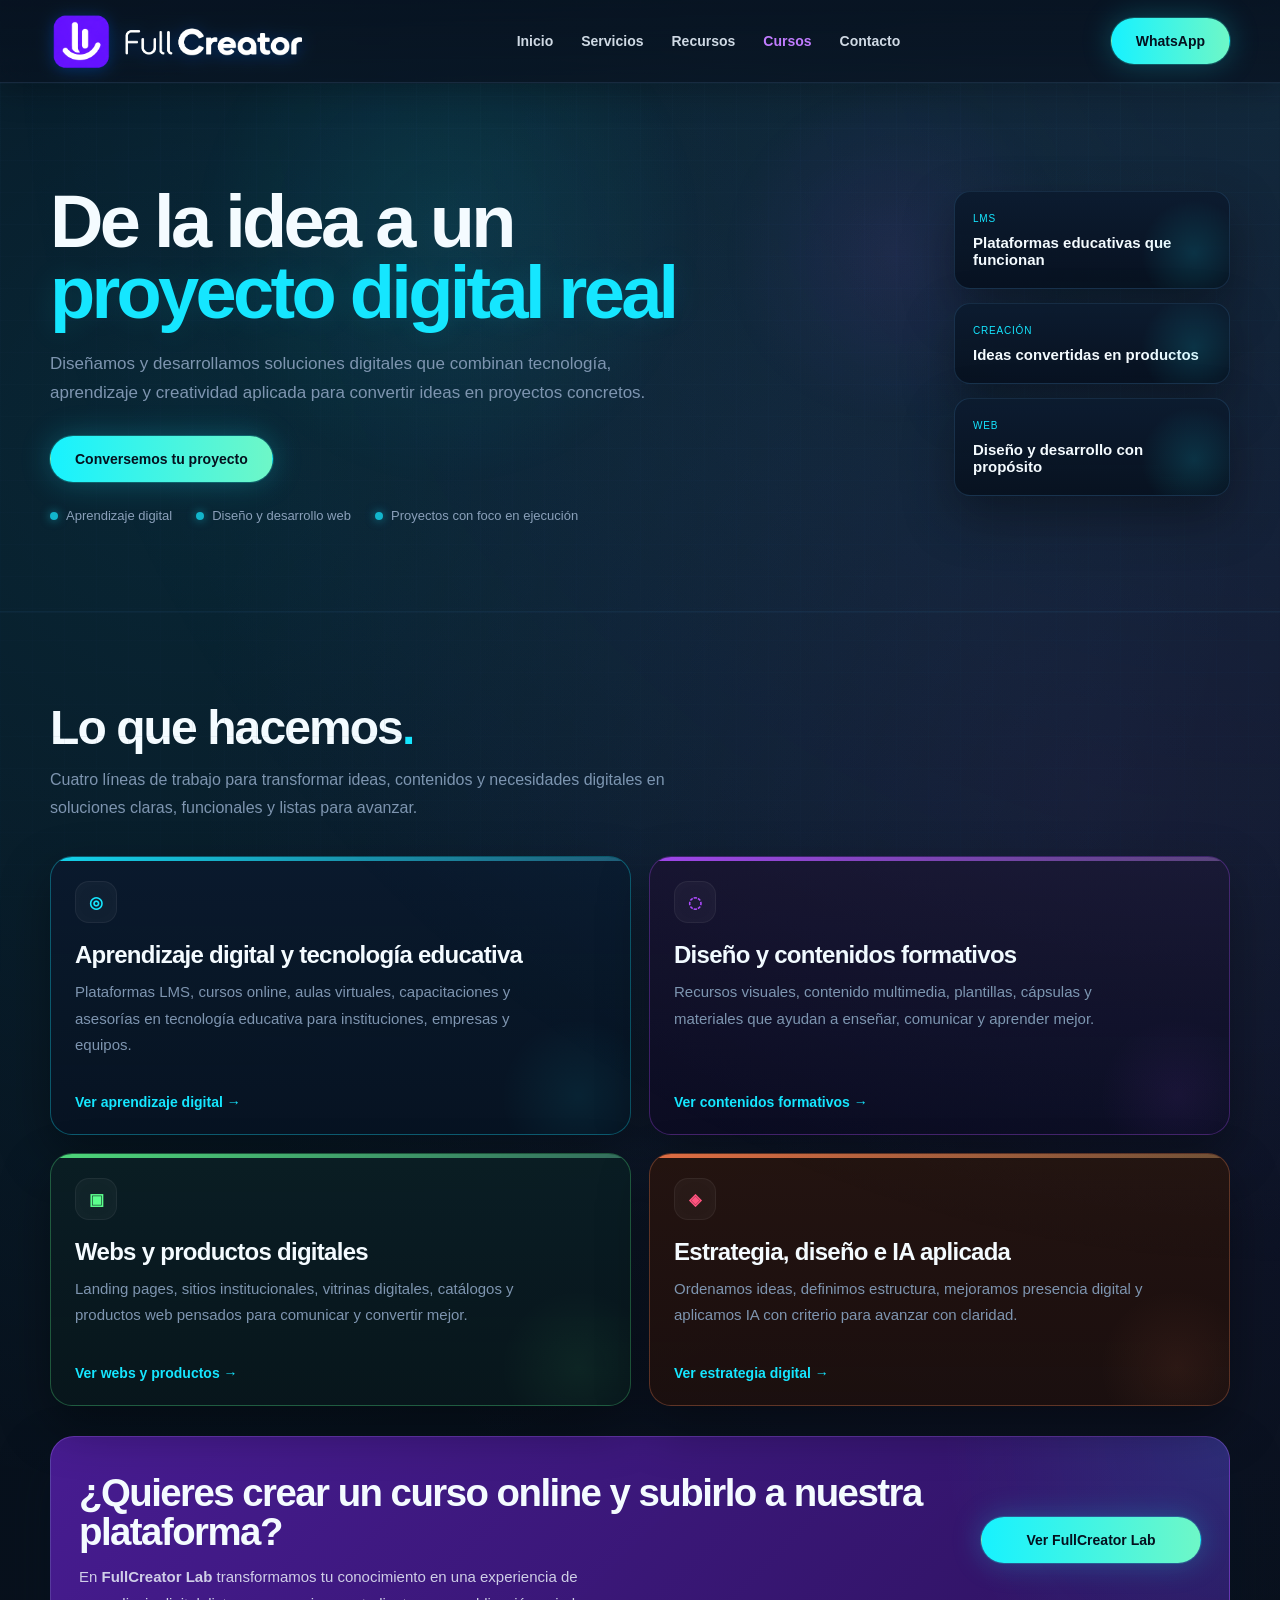
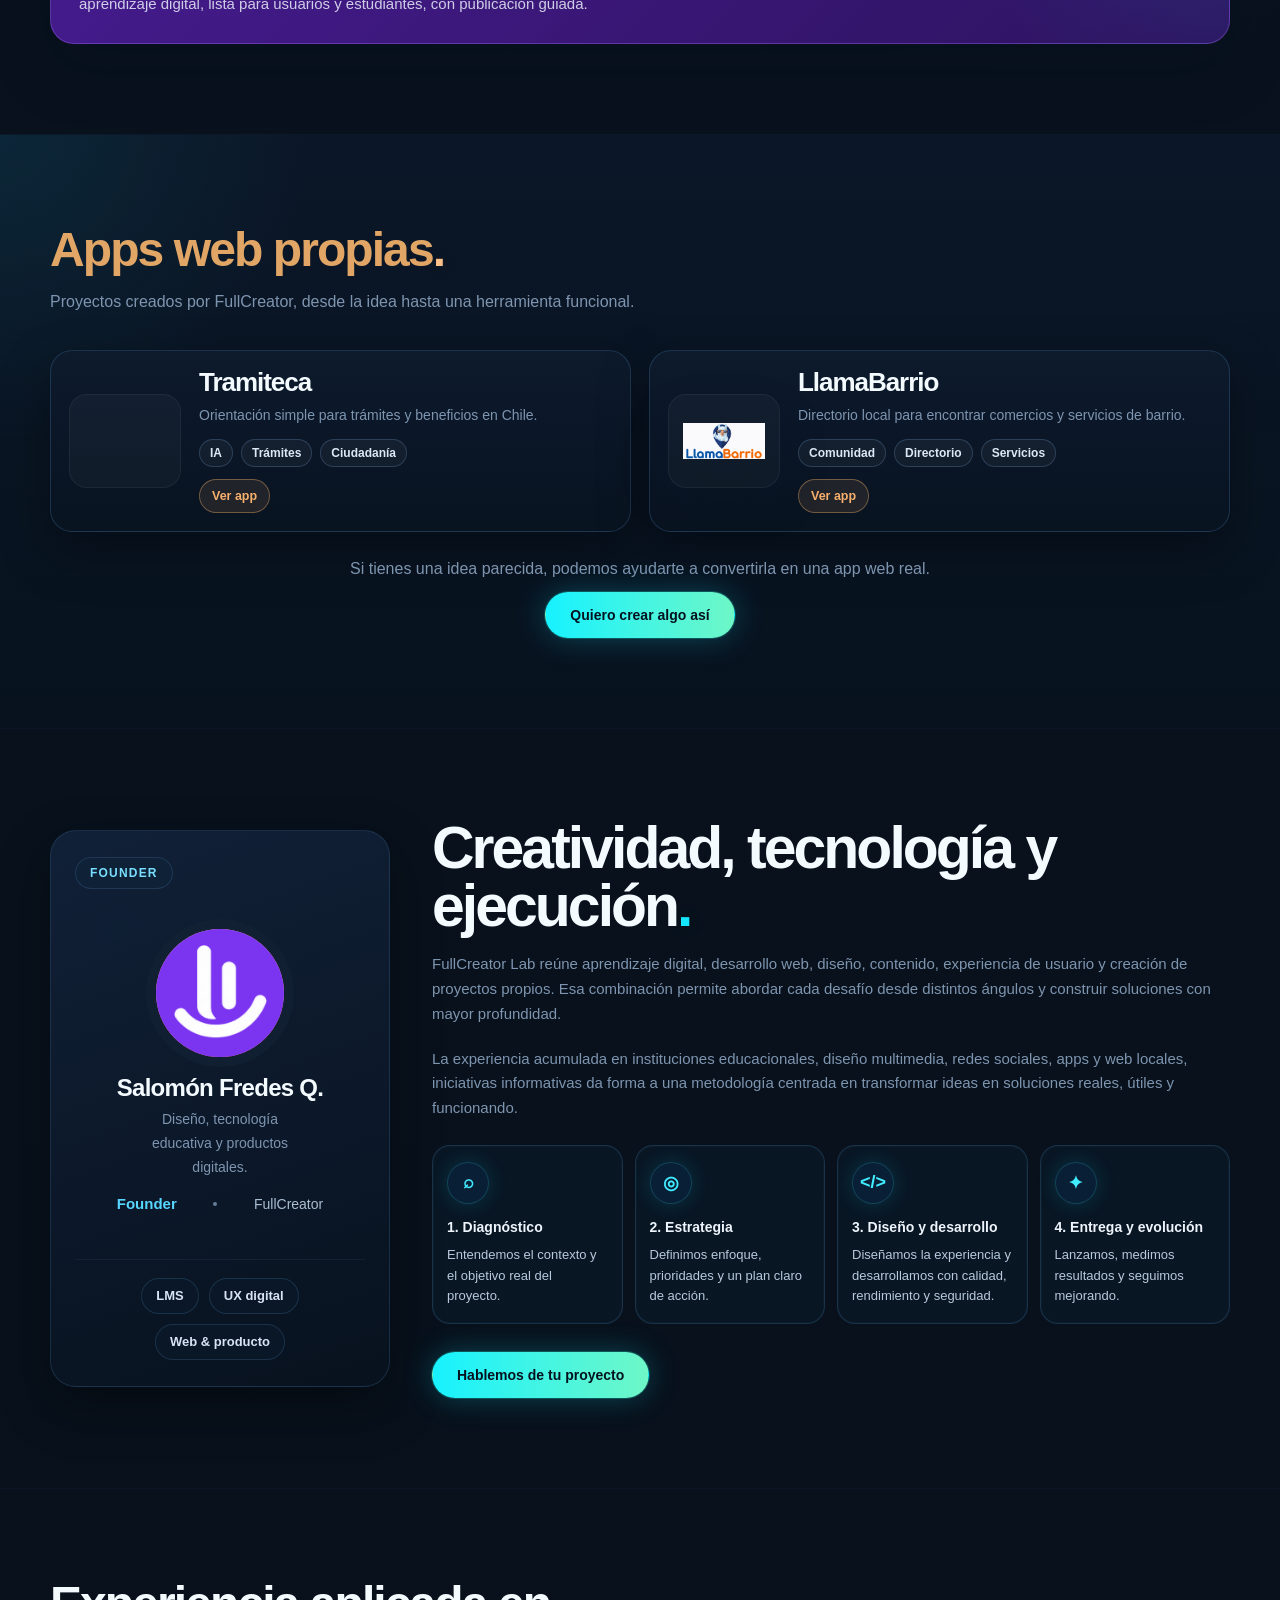
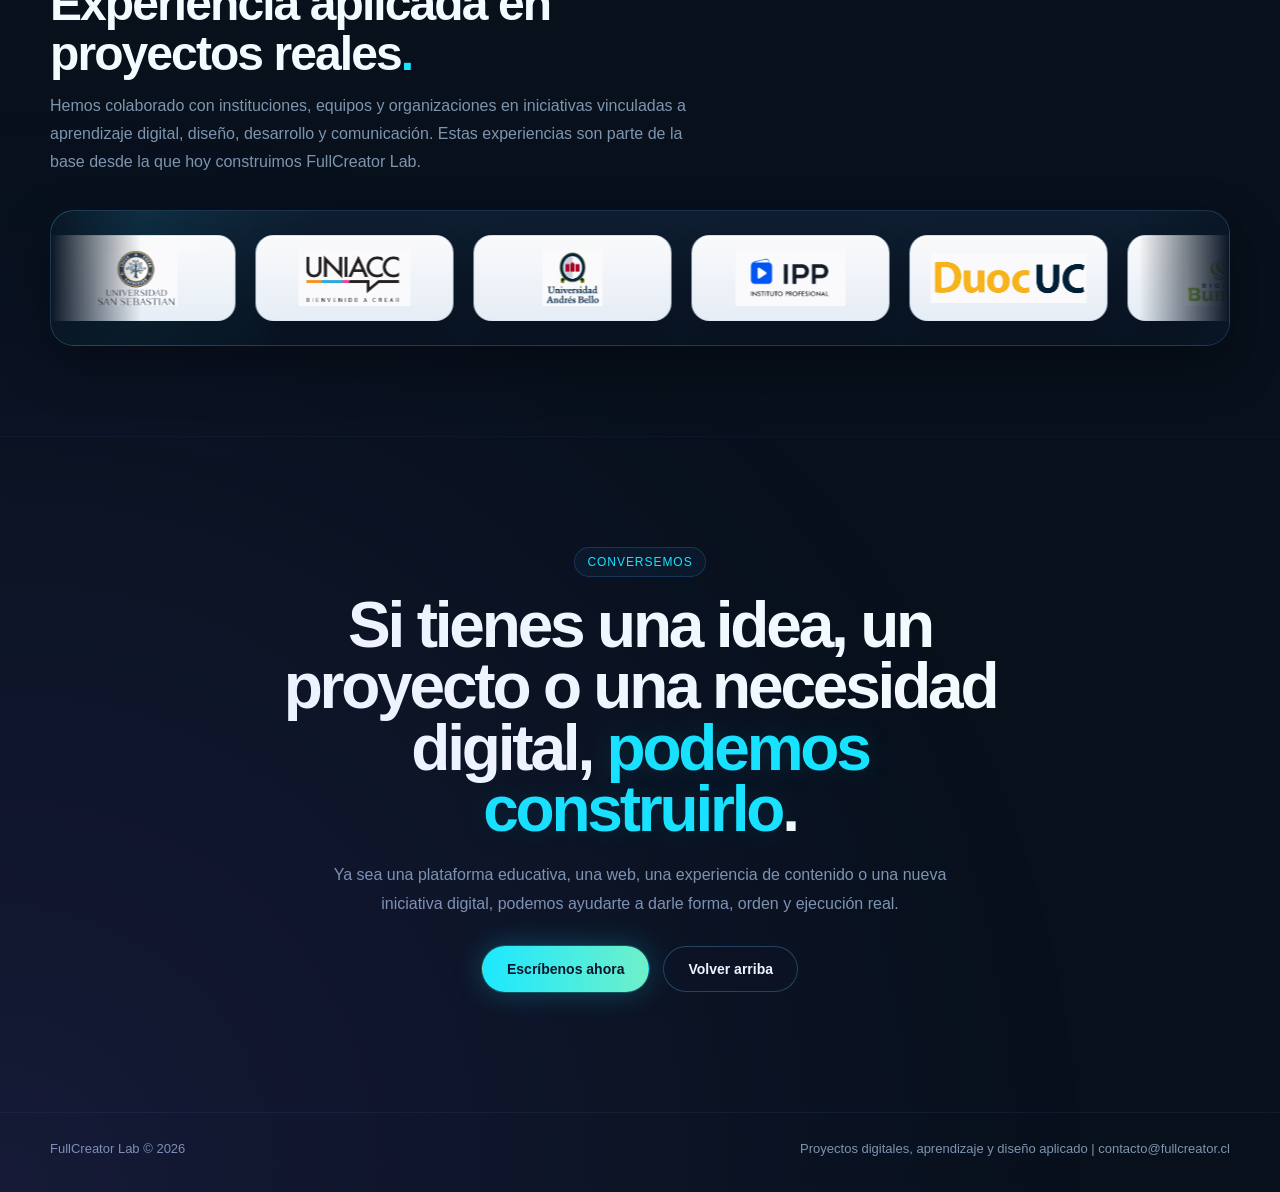
<file: index.html>
﻿<!DOCTYPE html>
<html lang="es">
<head>
  <meta charset="UTF-8">
  <meta name="viewport" content="width=device-width, initial-scale=1.0">
  <title>FullCreator Lab | Diseño, desarrollo web y proyectos digitales</title>
  <meta name="description" content="FullCreator Lab crea proyectos digitales, desarrollo web y soluciones de diseño con foco en claridad, ejecución y aprendizaje aplicado.">
  <link rel="canonical" href="https://fullcreator.cl/">
  <meta property="og:locale" content="es_CL">
  <meta property="og:type" content="website">
  <meta property="og:title" content="FullCreator Lab | Diseño, desarrollo web y proyectos digitales">
  <meta property="og:description" content="Proyectos digitales, desarrollo web y diseño con foco en claridad, ejecución y aprendizaje aplicado.">
  <meta property="og:url" content="https://fullcreator.cl/">
  <meta property="og:site_name" content="FullCreator Lab">
  <meta property="og:image" content="https://fullcreator.cl/images/logo.png">
  <meta property="og:image:alt" content="Logo de FullCreator Lab">
  <meta name="twitter:card" content="summary">
  <meta name="twitter:title" content="FullCreator Lab | Diseño, desarrollo web y proyectos digitales">
  <meta name="twitter:description" content="Proyectos digitales, desarrollo web y diseño con foco en claridad, ejecución y aprendizaje aplicado.">
  <meta name="twitter:image" content="https://fullcreator.cl/images/logo.png">
  <link rel="icon" type="image/png" href="./images/favicon.png">
  <link rel="apple-touch-icon" href="./images/favicon.png">
  <link rel="stylesheet" href="./style.css">
</head>
<body>
  <header class="topbar">
    <div class="container nav">
      <a class="brand" href="#inicio">
        <img src="./images/logo.png" alt="FullCreator Lab" class="brand-logo" fetchpriority="high" decoding="async">
      </a>
      <button class="menu-toggle" type="button" aria-label="Abrir menú" aria-expanded="false" data-menu-toggle>
        <span></span>
        <span></span>
        <span></span>
      </button>
      <nav class="nav-links">
        <a href="#inicio">Inicio</a>
        <a href="#servicios">Servicios</a>
        <a href="./recursos.html">Recursos</a>
        <a class="nav-courses" href="https://lab.fullcreator.cl/" target="_blank" rel="noopener noreferrer">Cursos</a>
        <a href="#contacto">Contacto</a>
        <a class="nav-mobile-link" href="https://wa.me/5698436820" target="_blank" rel="noopener noreferrer">WhatsApp</a>
      </nav>
      <a class="btn btn-primary nav-whatsapp" href="https://wa.me/5698436820" target="_blank" rel="noopener noreferrer">WhatsApp</a>
    </div>
  </header>

  <main>
    <section class="hero" id="inicio">
      <div class="container hero-grid">
        <div>
          <h1>De la idea a un <span class="highlight">proyecto digital real</span></h1>
          <p class="subtitle">
            Diseñamos y desarrollamos soluciones digitales que combinan tecnología, aprendizaje y creatividad aplicada para convertir ideas en proyectos concretos.
          </p>
          <div class="hero-actions">
            <a class="btn btn-primary" href="#contacto">Conversemos tu proyecto</a>
          </div>
          <div class="hero-meta">
            <span>Aprendizaje digital</span>
            <span>Diseño y desarrollo web</span>
            <span>Proyectos con foco en ejecución</span>
          </div>
        </div>

        <div class="stack">
          <article class="floating-card">
            <span class="tag">LMS</span>
            <strong>Plataformas educativas que funcionan</strong>
          </article>
          <article class="floating-card">
            <span class="tag">CREACIÓN</span>
            <strong>Ideas convertidas en productos</strong>
          </article>
          <article class="floating-card">
            <span class="tag">WEB</span>
            <strong>Diseño y desarrollo con propósito</strong>
          </article>
        </div>
      </div>
    </section>

    <section id="servicios">
      <div class="container">
        <div class="section-head compact-head">
          <h2>Lo que hacemos<span class="highlight">.</span></h2>
          <p>
            Cuatro líneas de trabajo para transformar ideas, contenidos y necesidades digitales en soluciones claras, funcionales y listas para avanzar.
          </p>
        </div>

        <div class="services services-compact">
          <article class="card small service-card-linkable">
            <div class="icon">◎</div>
            <h3>Aprendizaje digital y tecnología educativa</h3>
            <p>
              Plataformas LMS, cursos online, aulas virtuales, capacitaciones y asesorías en tecnología educativa para instituciones, empresas y equipos.
            </p>
            <a class="service-card-link" href="./aprendizaje-digital.html">Ver aprendizaje digital →</a>
          </article>

          <article class="card small service-card-linkable">
            <div class="icon magenta">◌</div>
            <h3>Diseño y contenidos formativos</h3>
            <p>
              Recursos visuales, contenido multimedia, plantillas, cápsulas y materiales que ayudan a enseñar, comunicar y aprender mejor.
            </p>
            <a class="service-card-link" href="./contenidos-formativos.html">Ver contenidos formativos →</a>
          </article>

          <article class="card small service-card-linkable">
            <div class="icon green">▣</div>
            <h3>Webs y productos digitales</h3>
            <p>
              Landing pages, sitios institucionales, vitrinas digitales, catálogos y productos web pensados para comunicar y convertir mejor.
            </p>
            <a class="service-card-link" href="./webs.html">Ver webs y productos →</a>
          </article>

          <article class="card small service-card-linkable">
            <div class="icon red">◈</div>
            <h3>Estrategia, diseño e IA aplicada</h3>
            <p>
              Ordenamos ideas, definimos estructura, mejoramos presencia digital y aplicamos IA con criterio para avanzar con claridad.
            </p>
            <a class="service-card-link" href="./estrategia-digital-ia.html">Ver estrategia digital →</a>
          </article>
        </div>

        <div class="lab-bridge">
          <div class="lab-bridge-copy">
            <h3>¿Quieres crear un curso online y subirlo a nuestra plataforma?</h3>
            <p>
              En <strong>FullCreator Lab</strong> transformamos tu conocimiento en una experiencia de aprendizaje digital, lista para usuarios y estudiantes, con publicación guiada.
            </p>
          </div>
          <div class="lab-bridge-action">
            <a class="btn btn-primary" href="https://lab.fullcreator.cl" target="_blank" rel="noopener noreferrer">Ver FullCreator Lab</a>
          </div>
        </div>
      </div>
    </section>

    <section class="apps-showcase" id="apps-creadas">
      <div class="container">
        <div class="section-head">
          <h2>Apps web propias<span class="highlight">.</span></h2>
          <p>Proyectos creados por FullCreator, desde la idea hasta una herramienta funcional.</p>
        </div>

        <div class="apps-grid">
          <article class="app-card">
            <div class="app-card-media">
              <img src="./images/tramiteca.png" alt="Tramiteca" loading="lazy" decoding="async">
            </div>
            <div class="app-card-copy">
              <h3>Tramiteca</h3>
              <p>Orientación simple para trámites y beneficios en Chile.</p>
              <div class="app-tags">
                <span>IA</span>
                <span>Trámites</span>
                <span>Ciudadanía</span>
              </div>
              <div class="app-card-actions">
                <a class="btn btn-secondary" href="https://tramiteca.cl" target="_blank" rel="noopener noreferrer">Ver app</a>
              </div>
            </div>
          </article>

          <article class="app-card">
            <div class="app-card-media">
              <img src="./images/llamabarrio.png" alt="LlamaBarrio" loading="lazy" decoding="async">
            </div>
            <div class="app-card-copy">
              <h3>LlamaBarrio</h3>
              <p>Directorio local para encontrar comercios y servicios de barrio.</p>
              <div class="app-tags">
                <span>Comunidad</span>
                <span>Directorio</span>
                <span>Servicios</span>
              </div>
              <div class="app-card-actions">
                <a class="btn btn-secondary" href="https://llamabarrio.cl" target="_blank" rel="noopener noreferrer">Ver app</a>
              </div>
            </div>
          </article>
        </div>

        <div class="apps-cta">
          <p>Si tienes una idea parecida, podemos ayudarte a convertirla en una app web real.</p>
          <a class="btn btn-primary" href="#contacto">Quiero crear algo así</a>
        </div>
      </div>
    </section>

    <section id="proceso">
      <div class="container profile">
        <div class="profile-card">
          <div class="profile-card-head">
            <small>Founder</small>
          </div>

          <div class="profile-card-body">
            <div class="avatar avatar-large">
              <img src="./images/fotoperfil.png" alt="Salomón Fredes" loading="lazy" decoding="async">
            </div>

            <div class="profile-identity">
              <strong>Salomón Fredes Q.</strong>
              <span>Diseño, tecnología educativa y productos digitales.</span>
              <p class="profile-roleline"><strong>Founder</strong><span></span>FullCreator</p>
            </div>
          </div>

          <div class="profile-tags">
            <span>LMS</span>
            <span>UX digital</span>
            <span>Web & producto</span>
          </div>
        </div>

        <div class="profile-copy">
          <h2>Creatividad, tecnología y ejecución<span class="highlight">.</span></h2>
          <p>
            FullCreator Lab reúne aprendizaje digital, desarrollo web, diseño, contenido, experiencia de usuario y creación de proyectos propios. Esa combinación permite abordar cada desafío desde distintos ángulos y construir soluciones con mayor profundidad.
          </p>
          <p>
            La experiencia acumulada en instituciones educacionales, diseño multimedia, redes sociales, apps y web locales, iniciativas informativas da forma a una metodología centrada en transformar ideas en soluciones reales, útiles y funcionando.
          </p>
          <div class="profile-process">
            <article class="profile-process-card">
              <span class="profile-process-icon">⌕</span>
              <strong>1. Diagnóstico</strong>
              <p>Entendemos el contexto y el objetivo real del proyecto.</p>
            </article>
            <article class="profile-process-card">
              <span class="profile-process-icon">◎</span>
              <strong>2. Estrategia</strong>
              <p>Definimos enfoque, prioridades y un plan claro de acción.</p>
            </article>
            <article class="profile-process-card">
              <span class="profile-process-icon">&lt;/&gt;</span>
              <strong>3. Diseño y desarrollo</strong>
              <p>Diseñamos la experiencia y desarrollamos con calidad, rendimiento y seguridad.</p>
            </article>
            <article class="profile-process-card">
              <span class="profile-process-icon">✦</span>
              <strong>4. Entrega y evolución</strong>
              <p>Lanzamos, medimos resultados y seguimos mejorando.</p>
            </article>
          </div>
          <a class="btn btn-primary" href="#contacto">Hablemos de tu proyecto</a>
        </div>
      </div>
    </section>

    <section id="testimonios">
      <div class="container">
        <div class="section-head">
          <h2>Experiencia aplicada en proyectos reales<span class="highlight">.</span></h2>
          <p>
            Hemos colaborado con instituciones, equipos y organizaciones en iniciativas vinculadas a aprendizaje digital, diseño, desarrollo y comunicación. Estas experiencias son parte de la base desde la que hoy construimos FullCreator Lab.
          </p>
        </div>

        <div class="logo-strip" aria-label="Empresas que confían en nosotros">
          <div class="logo-track">
            <div class="logo-group">
              <div class="logo-item"><img src="./images/uss.png" alt="USS" loading="lazy" decoding="async"></div>
              <div class="logo-item"><img src="./images/uniacc.png" alt="UNIACC" loading="lazy" decoding="async"></div>
              <div class="logo-item"><img src="./images/unab.png" alt="UNAB" loading="lazy" decoding="async"></div>
              <div class="logo-item"><img src="./images/ipp.png" alt="IPP" loading="lazy" decoding="async"></div>
              <div class="logo-item"><img src="./images/duoc.png" alt="DUOC" loading="lazy" decoding="async"></div>
              <div class="logo-item"><img src="./images/buinzoo.png" alt="Buin Zoo" loading="lazy" decoding="async"></div>
              <div class="logo-item"><img src="./images/aiep.png" alt="AIEP" loading="lazy" decoding="async"></div>
              <div class="logo-item"><img src="./images/llamabarrio.png" alt="LlamaBarrio" loading="lazy" decoding="async"></div>
              <div class="logo-item"><img src="./images/tramiteca.png" alt="Tramiteca" loading="lazy" decoding="async"></div>
            </div>
            <div class="logo-group" aria-hidden="true">
              <div class="logo-item"><img src="./images/uss.png" alt="" loading="lazy" decoding="async"></div>
              <div class="logo-item"><img src="./images/uniacc.png" alt="" loading="lazy" decoding="async"></div>
              <div class="logo-item"><img src="./images/unab.png" alt="" loading="lazy" decoding="async"></div>
              <div class="logo-item"><img src="./images/ipp.png" alt="" loading="lazy" decoding="async"></div>
              <div class="logo-item"><img src="./images/duoc.png" alt="" loading="lazy" decoding="async"></div>
              <div class="logo-item"><img src="./images/buinzoo.png" alt="" loading="lazy" decoding="async"></div>
              <div class="logo-item"><img src="./images/aiep.png" alt="" loading="lazy" decoding="async"></div>
              <div class="logo-item"><img src="./images/llamabarrio.png" alt="" loading="lazy" decoding="async"></div>
              <div class="logo-item"><img src="./images/tramiteca.png" alt="" loading="lazy" decoding="async"></div>
            </div>
          </div>
        </div>
      </div>
    </section>

    <section class="cta" id="contacto">
      <div class="container">
        <span class="eyebrow">Conversemos</span>
        <h2>Si tienes una idea, un proyecto o una necesidad digital, <span class="highlight">podemos construirlo</span>.</h2>
        <p>
          Ya sea una plataforma educativa, una web, una experiencia de contenido o una nueva iniciativa digital, podemos ayudarte a darle forma, orden y ejecución real.
        </p>
        <div class="cta-actions">
          <button class="btn btn-primary" type="button" data-open-contact>Escríbenos ahora</button>
          <a class="btn btn-secondary" href="#inicio">Volver arriba</a>
        </div>
      </div>
    </section>
  </main>

  <footer>
    <div class="container footer-row">
      <span>FullCreator Lab © 2026</span>
      <span>Proyectos digitales, aprendizaje y diseño aplicado | contacto@fullcreator.cl</span>
    </div>
  </footer>

  <div class="modal" id="contact-modal" aria-hidden="true">
    <div class="modal-backdrop" data-close-contact></div>
    <div class="modal-dialog" role="dialog" aria-modal="true" aria-labelledby="contact-modal-title">
      <button class="modal-close" type="button" aria-label="Cerrar formulario" data-close-contact>&times;</button>
      <div class="modal-copy">
        <span class="eyebrow">Contacto</span>
        <h3 id="contact-modal-title">Cuéntanos en qué estás trabajando</h3>
        <p>Completa este formulario y tu mensaje llegará directamente al equipo de <strong>salomon.fredes@gmail.com</strong>.</p>
      </div>

      <form class="contact-form" action="https://formsubmit.co/salomon.fredes@gmail.com" method="POST">
        <input type="hidden" name="_subject" value="Nuevo mensaje desde FullCreator Lab">
        <input type="hidden" name="_captcha" value="false">
        <input type="hidden" name="_template" value="table">

        <label>
          <span>Nombre</span>
          <input type="text" name="name" placeholder="Tu nombre" required>
        </label>

        <label>
          <span>Correo</span>
          <input type="email" name="email" placeholder="tucorreo@email.com" required>
        </label>

        <label>
          <span>Empresa</span>
          <input type="text" name="company" placeholder="Nombre de tu organización">
        </label>

        <label>
          <span>Mensaje</span>
          <textarea name="message" rows="5" placeholder="Cuéntanos qué necesitas" required></textarea>
        </label>

        <div class="form-actions">
          <button class="btn btn-primary" type="submit">Enviar formulario</button>
          <button class="btn btn-secondary" type="button" data-close-contact>Cerrar</button>
        </div>
      </form>
    </div>
  </div>

  <script src="./script.js" defer></script>
</body>
</html>
</file>
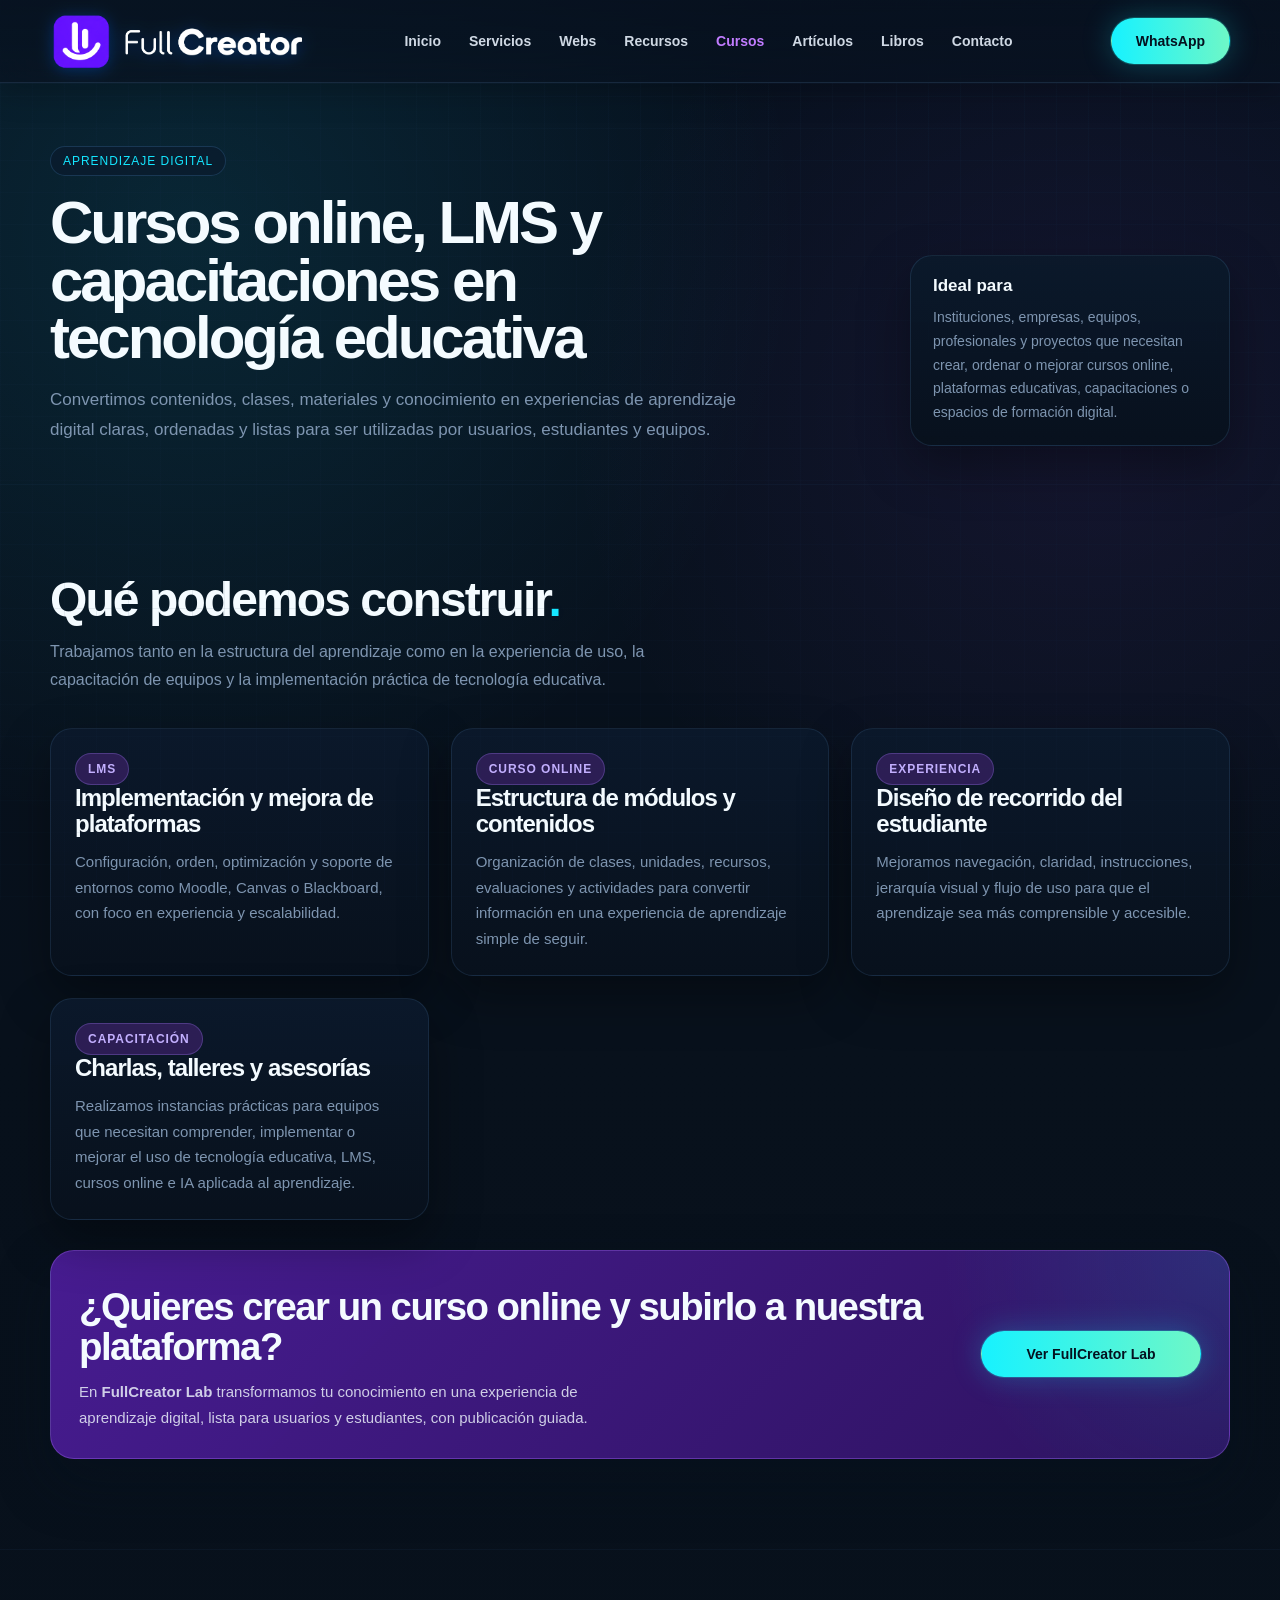
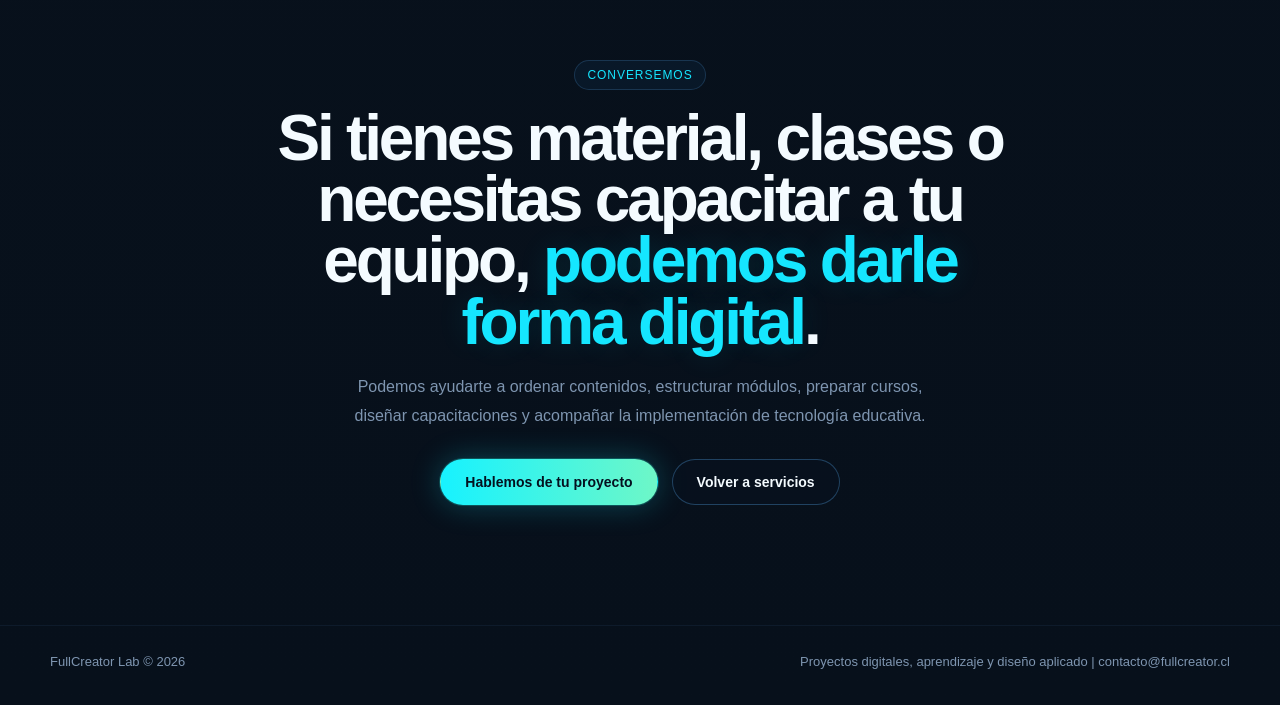
<file: aprendizaje-digital.html>
<!DOCTYPE html>
<html lang="es">
<head>
  <meta charset="UTF-8">
  <meta name="viewport" content="width=device-width, initial-scale=1.0">
  <title>Aprendizaje digital y tecnología educativa | FullCreator Lab</title>
  <meta name="description" content="Implementación LMS, cursos online, aulas virtuales, capacitaciones, charlas y asesorías en tecnología educativa con FullCreator Lab.">
  <link rel="canonical" href="https://fullcreator.cl/aprendizaje-digital.html">
  <meta property="og:locale" content="es_CL">
  <meta property="og:type" content="website">
  <meta property="og:title" content="Aprendizaje digital y tecnología educativa | FullCreator Lab">
  <meta property="og:description" content="Cursos online, plataformas LMS, capacitaciones, charlas y asesorías en tecnología educativa claras, funcionales y sostenibles.">
  <meta property="og:url" content="https://fullcreator.cl/aprendizaje-digital.html">
  <meta property="og:site_name" content="FullCreator Lab">
  <meta property="og:image" content="https://fullcreator.cl/images/logo.png">
  <meta name="twitter:card" content="summary">
  <meta name="twitter:title" content="Aprendizaje digital y tecnología educativa | FullCreator Lab">
  <meta name="twitter:description" content="Transformamos contenidos y conocimiento en experiencias de aprendizaje digital listas para usuarios y estudiantes.">
  <meta name="twitter:image" content="https://fullcreator.cl/images/logo.png">
  <link rel="icon" type="image/png" href="./images/favicon.png">
  <link rel="apple-touch-icon" href="./images/favicon.png">
  <link rel="stylesheet" href="./style.css">
</head>
<body>
  <header class="topbar">
    <div class="container nav">
      <a class="brand" href="./index.html">
        <img src="./images/logo.png" alt="FullCreator Lab" class="brand-logo" fetchpriority="high" decoding="async">
      </a>
      <button class="menu-toggle" type="button" aria-label="Abrir menú" aria-expanded="false" data-menu-toggle>
        <span></span>
        <span></span>
        <span></span>
      </button>
      <nav class="nav-links">
        <a href="./index.html">Inicio</a>
        <a href="./index.html#servicios">Servicios</a>
        <a href="./webs.html">Webs</a>
        <a href="./recursos.html">Recursos</a>
        <a class="nav-courses" href="https://lab.fullcreator.cl/" target="_blank" rel="noopener noreferrer">Cursos</a>
        <a href="./articulos.html">Artículos</a>
        <a href="./libros.html">Libros</a>
        <a href="./index.html#contacto">Contacto</a>
        <a class="nav-mobile-link" href="https://wa.me/5698436820" target="_blank" rel="noopener noreferrer">WhatsApp</a>
      </nav>
      <a class="btn btn-primary nav-whatsapp" href="https://wa.me/5698436820" target="_blank" rel="noopener noreferrer">WhatsApp</a>
    </div>
  </header>

  <main>
    <section class="page-hero">
      <div class="container page-hero-grid">
        <div class="page-hero-copy">
          <span class="eyebrow">Aprendizaje digital</span>
          <h1>Cursos online, LMS y capacitaciones en tecnología educativa</h1>
          <p>Convertimos contenidos, clases, materiales y conocimiento en experiencias de aprendizaje digital claras, ordenadas y listas para ser utilizadas por usuarios, estudiantes y equipos.</p>
        </div>
        <aside class="page-hero-side">
          <strong>Ideal para</strong>
          <p>Instituciones, empresas, equipos, profesionales y proyectos que necesitan crear, ordenar o mejorar cursos online, plataformas educativas, capacitaciones o espacios de formación digital.</p>
        </aside>
      </div>
    </section>

    <section>
      <div class="container">
        <div class="section-head">
          <h2>Qué podemos construir<span class="highlight">.</span></h2>
          <p>Trabajamos tanto en la estructura del aprendizaje como en la experiencia de uso, la capacitación de equipos y la implementación práctica de tecnología educativa.</p>
        </div>

        <div class="resources-grid">
          <article class="resource-item">
            <span class="explore-kicker">LMS</span>
            <h3>Implementación y mejora de plataformas</h3>
            <p>Configuración, orden, optimización y soporte de entornos como Moodle, Canvas o Blackboard, con foco en experiencia y escalabilidad.</p>
          </article>
          <article class="resource-item">
            <span class="explore-kicker">Curso online</span>
            <h3>Estructura de módulos y contenidos</h3>
            <p>Organización de clases, unidades, recursos, evaluaciones y actividades para convertir información en una experiencia de aprendizaje simple de seguir.</p>
          </article>
          <article class="resource-item">
            <span class="explore-kicker">Experiencia</span>
            <h3>Diseño de recorrido del estudiante</h3>
            <p>Mejoramos navegación, claridad, instrucciones, jerarquía visual y flujo de uso para que el aprendizaje sea más comprensible y accesible.</p>
          </article>
          <article class="resource-item">
            <span class="explore-kicker">Capacitación</span>
            <h3>Charlas, talleres y asesorías</h3>
            <p>Realizamos instancias prácticas para equipos que necesitan comprender, implementar o mejorar el uso de tecnología educativa, LMS, cursos online e IA aplicada al aprendizaje.</p>
          </article>
        </div>

        <div class="lab-bridge">
          <div class="lab-bridge-copy">
            <h3>¿Quieres crear un curso online y subirlo a nuestra plataforma?</h3>
            <p>En <strong>FullCreator Lab</strong> transformamos tu conocimiento en una experiencia de aprendizaje digital, lista para usuarios y estudiantes, con publicación guiada.</p>
          </div>
          <div class="lab-bridge-action">
            <a class="btn btn-primary" href="https://lab.fullcreator.cl" target="_blank" rel="noopener noreferrer">Ver FullCreator Lab</a>
          </div>
        </div>
      </div>
    </section>

    <section class="cta" id="contacto">
      <div class="container">
        <span class="eyebrow">Conversemos</span>
        <h2>Si tienes material, clases o necesitas capacitar a tu equipo, <span class="highlight">podemos darle forma digital</span>.</h2>
        <p>Podemos ayudarte a ordenar contenidos, estructurar módulos, preparar cursos, diseñar capacitaciones y acompañar la implementación de tecnología educativa.</p>
        <div class="cta-actions">
          <a class="btn btn-primary" href="./index.html#contacto">Hablemos de tu proyecto</a>
          <a class="btn btn-secondary" href="./index.html#servicios">Volver a servicios</a>
        </div>
      </div>
    </section>
  </main>

  <footer>
    <div class="container footer-row">
      <span>FullCreator Lab © 2026</span>
      <span>Proyectos digitales, aprendizaje y diseño aplicado | contacto@fullcreator.cl</span>
    </div>
  </footer>

  <script src="./script.js" defer></script>
</body>
</html>
</file>
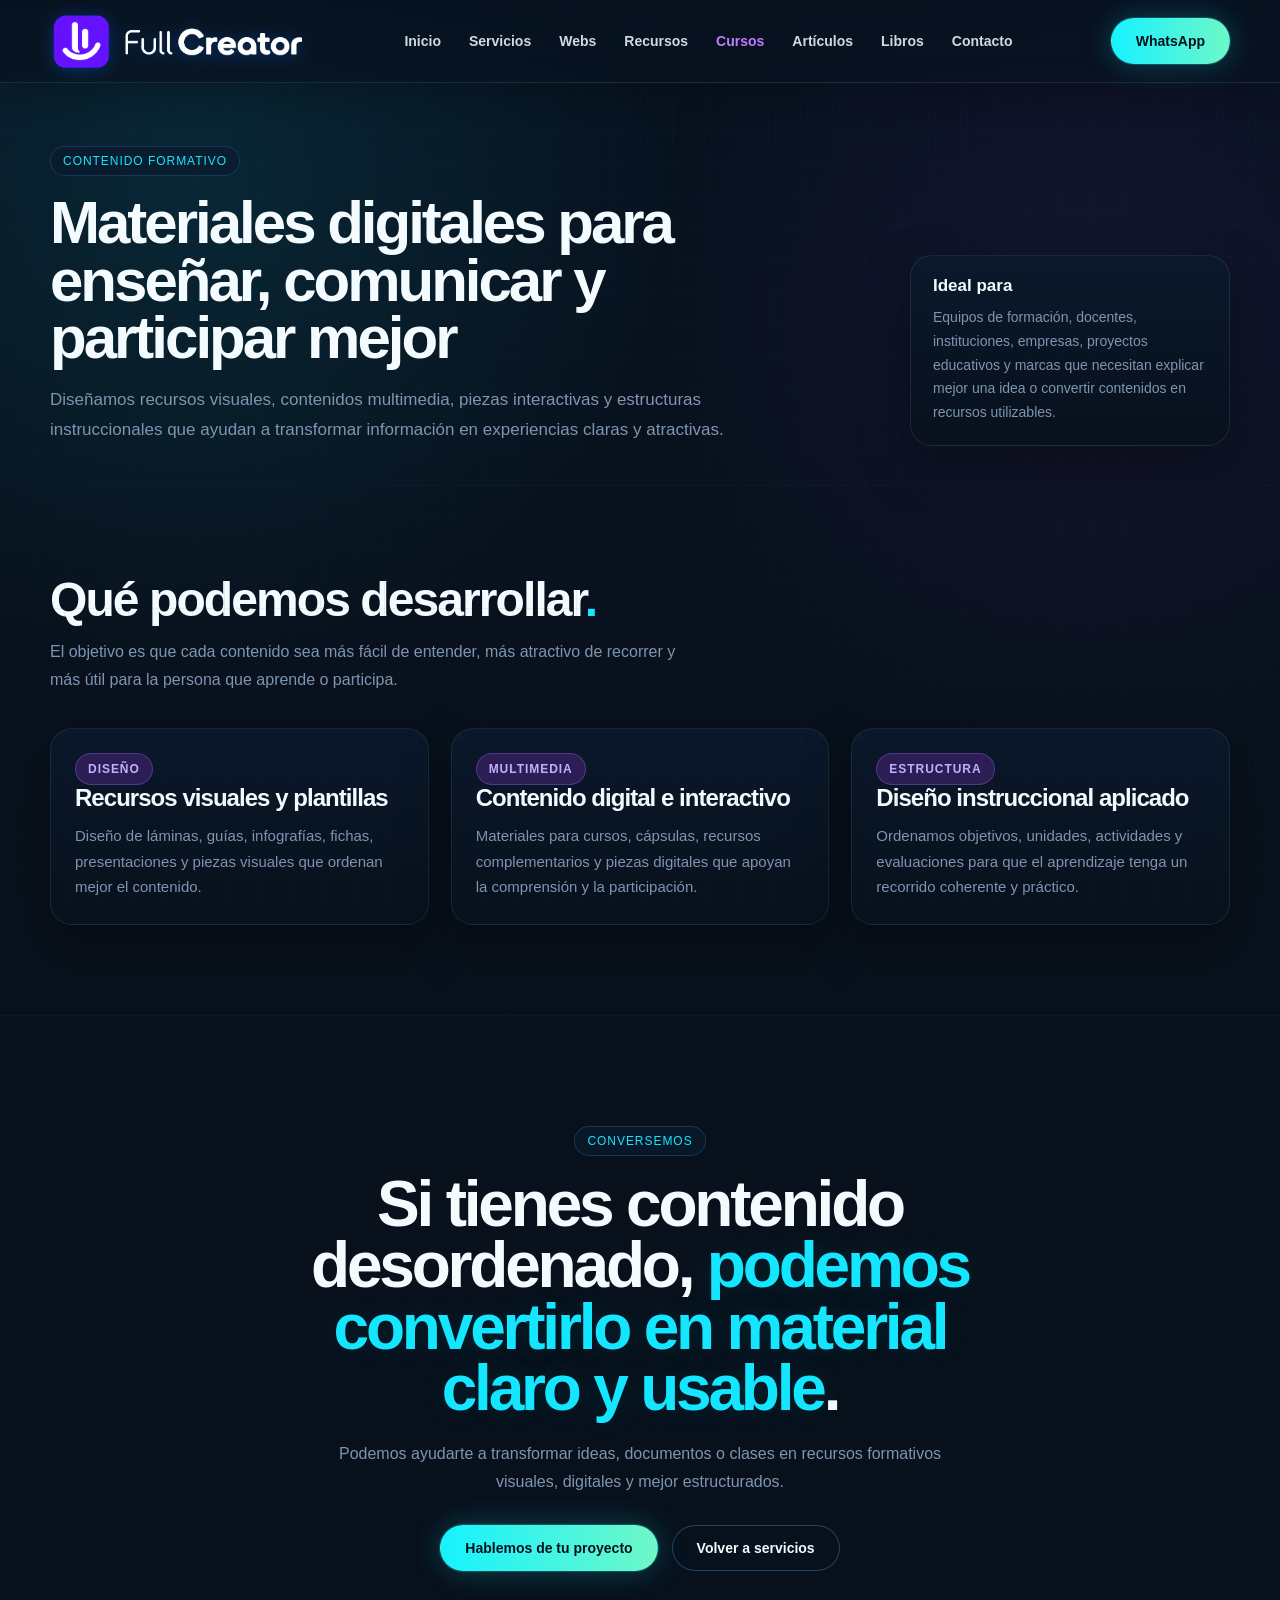
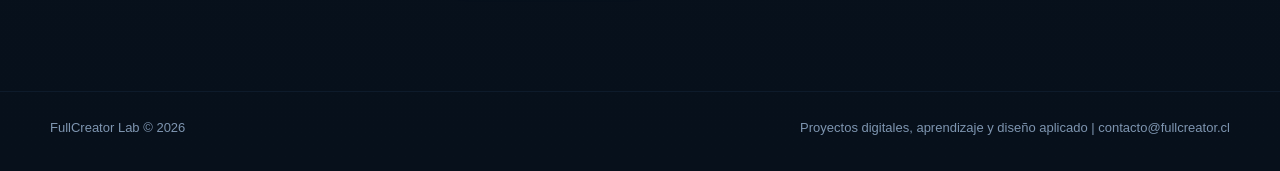
<file: contenidos-formativos.html>
<!DOCTYPE html>
<html lang="es">
<head>
  <meta charset="UTF-8">
  <meta name="viewport" content="width=device-width, initial-scale=1.0">
  <title>Diseño y contenidos formativos | FullCreator Lab</title>
  <meta name="description" content="Diseño de recursos visuales, contenido multimedia, materiales formativos y experiencias digitales para aprendizaje y comunicación.">
  <link rel="canonical" href="https://fullcreator.cl/contenidos-formativos.html">
  <meta property="og:locale" content="es_CL">
  <meta property="og:type" content="website">
  <meta property="og:title" content="Diseño y contenidos formativos | FullCreator Lab">
  <meta property="og:description" content="Recursos visuales, contenido multimedia, plantillas, cápsulas y materiales digitales para enseñar y comunicar mejor.">
  <meta property="og:url" content="https://fullcreator.cl/contenidos-formativos.html">
  <meta property="og:site_name" content="FullCreator Lab">
  <meta property="og:image" content="https://fullcreator.cl/images/logo.png">
  <meta name="twitter:card" content="summary">
  <meta name="twitter:title" content="Diseño y contenidos formativos | FullCreator Lab">
  <meta name="twitter:description" content="Diseñamos materiales y contenidos digitales para transformar información en experiencias claras y atractivas.">
  <meta name="twitter:image" content="https://fullcreator.cl/images/logo.png">
  <link rel="icon" type="image/png" href="./images/favicon.png">
  <link rel="apple-touch-icon" href="./images/favicon.png">
  <link rel="stylesheet" href="./style.css">
</head>
<body>
  <header class="topbar">
    <div class="container nav">
      <a class="brand" href="./index.html">
        <img src="./images/logo.png" alt="FullCreator Lab" class="brand-logo" fetchpriority="high" decoding="async">
      </a>
      <button class="menu-toggle" type="button" aria-label="Abrir menú" aria-expanded="false" data-menu-toggle>
        <span></span>
        <span></span>
        <span></span>
      </button>
      <nav class="nav-links">
        <a href="./index.html">Inicio</a>
        <a href="./index.html#servicios">Servicios</a>
        <a href="./webs.html">Webs</a>
        <a href="./recursos.html">Recursos</a>
        <a class="nav-courses" href="https://lab.fullcreator.cl/" target="_blank" rel="noopener noreferrer">Cursos</a>
        <a href="./articulos.html">Artículos</a>
        <a href="./libros.html">Libros</a>
        <a href="./index.html#contacto">Contacto</a>
        <a class="nav-mobile-link" href="https://wa.me/5698436820" target="_blank" rel="noopener noreferrer">WhatsApp</a>
      </nav>
      <a class="btn btn-primary nav-whatsapp" href="https://wa.me/5698436820" target="_blank" rel="noopener noreferrer">WhatsApp</a>
    </div>
  </header>

  <main>
    <section class="page-hero">
      <div class="container page-hero-grid">
        <div class="page-hero-copy">
          <span class="eyebrow">Contenido formativo</span>
          <h1>Materiales digitales para enseñar, comunicar y participar mejor</h1>
          <p>Diseñamos recursos visuales, contenidos multimedia, piezas interactivas y estructuras instruccionales que ayudan a transformar información en experiencias claras y atractivas.</p>
        </div>
        <aside class="page-hero-side">
          <strong>Ideal para</strong>
          <p>Equipos de formación, docentes, instituciones, empresas, proyectos educativos y marcas que necesitan explicar mejor una idea o convertir contenidos en recursos utilizables.</p>
        </aside>
      </div>
    </section>

    <section>
      <div class="container">
        <div class="section-head">
          <h2>Qué podemos desarrollar<span class="highlight">.</span></h2>
          <p>El objetivo es que cada contenido sea más fácil de entender, más atractivo de recorrer y más útil para la persona que aprende o participa.</p>
        </div>

        <div class="resources-grid">
          <article class="resource-item">
            <span class="explore-kicker">Diseño</span>
            <h3>Recursos visuales y plantillas</h3>
            <p>Diseño de láminas, guías, infografías, fichas, presentaciones y piezas visuales que ordenan mejor el contenido.</p>
          </article>
          <article class="resource-item">
            <span class="explore-kicker">Multimedia</span>
            <h3>Contenido digital e interactivo</h3>
            <p>Materiales para cursos, cápsulas, recursos complementarios y piezas digitales que apoyan la comprensión y la participación.</p>
          </article>
          <article class="resource-item">
            <span class="explore-kicker">Estructura</span>
            <h3>Diseño instruccional aplicado</h3>
            <p>Ordenamos objetivos, unidades, actividades y evaluaciones para que el aprendizaje tenga un recorrido coherente y práctico.</p>
          </article>
        </div>
      </div>
    </section>

    <section class="cta" id="contacto">
      <div class="container">
        <span class="eyebrow">Conversemos</span>
        <h2>Si tienes contenido desordenado, <span class="highlight">podemos convertirlo en material claro y usable</span>.</h2>
        <p>Podemos ayudarte a transformar ideas, documentos o clases en recursos formativos visuales, digitales y mejor estructurados.</p>
        <div class="cta-actions">
          <a class="btn btn-primary" href="./index.html#contacto">Hablemos de tu proyecto</a>
          <a class="btn btn-secondary" href="./index.html#servicios">Volver a servicios</a>
        </div>
      </div>
    </section>
  </main>

  <footer>
    <div class="container footer-row">
      <span>FullCreator Lab © 2026</span>
      <span>Proyectos digitales, aprendizaje y diseño aplicado | contacto@fullcreator.cl</span>
    </div>
  </footer>

  <script src="./script.js" defer></script>
</body>
</html>
</file>
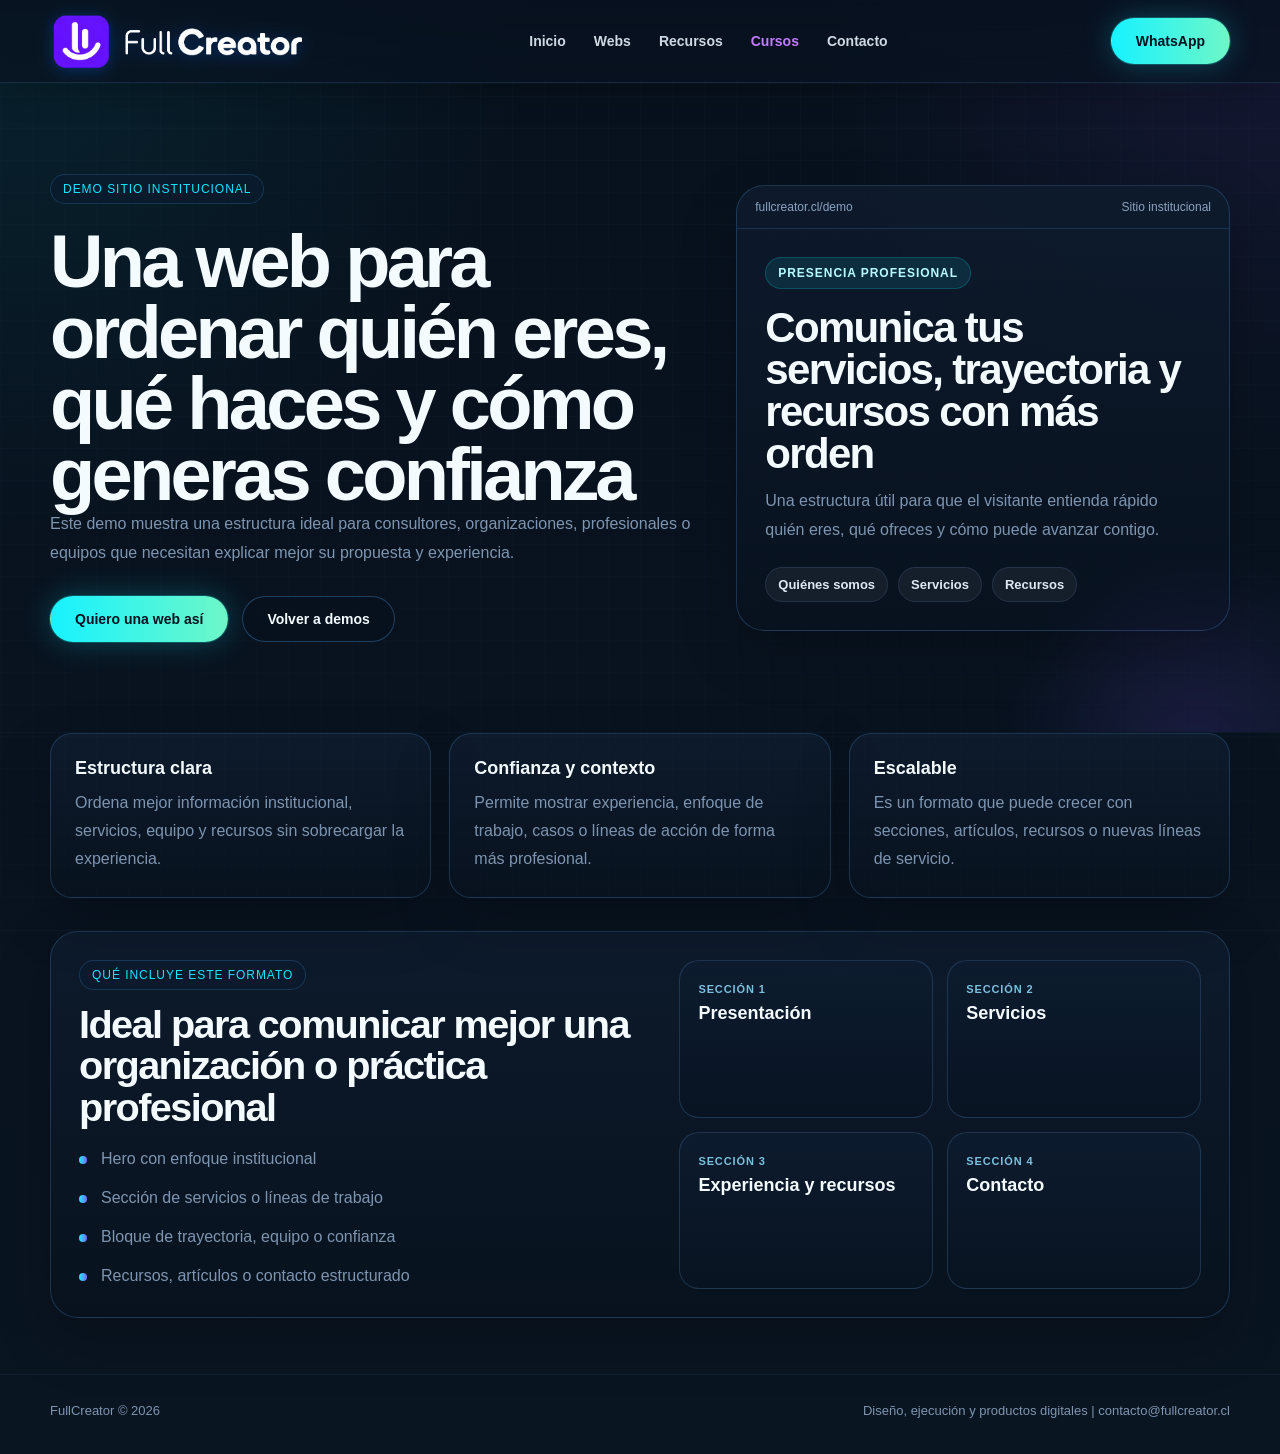
<file: demo-institucional.html>
<!DOCTYPE html>
<html lang="es">
<head>
  <meta charset="UTF-8">
  <meta name="viewport" content="width=device-width, initial-scale=1.0">
  <title>Demo Sitio Institucional | FullCreator</title>
  <meta name="description" content="Demo de sitio institucional creado por FullCreator para organizaciones, consultores y equipos que necesitan comunicar con más orden.">
  <link rel="canonical" href="https://fullcreator.cl/demo-institucional.html">
  <link rel="icon" type="image/png" href="./images/favicon.png">
  <link rel="apple-touch-icon" href="./images/favicon.png">
  <link rel="stylesheet" href="./style.css">
</head>
<body class="demo-body">
  <header class="topbar">
    <div class="container nav">
      <a class="brand" href="./index.html">
        <img src="./images/logo.png" alt="FullCreator" class="brand-logo" fetchpriority="high" decoding="async">
      </a>
      <button class="menu-toggle" type="button" aria-label="Abrir menú" aria-expanded="false" data-menu-toggle>
        <span></span>
        <span></span>
        <span></span>
      </button>
      <nav class="nav-links">
        <a href="./index.html">Inicio</a>
        <a href="./webs.html">Webs</a>
        <a href="./recursos.html">Recursos</a>
        <a class="nav-courses" href="https://lab.fullcreator.cl/" target="_blank" rel="noopener noreferrer">Cursos</a>
        <a href="./index.html#contacto">Contacto</a>
        <a class="nav-mobile-link" href="https://wa.me/5698436820" target="_blank" rel="noopener noreferrer">WhatsApp</a>
      </nav>
      <a class="btn btn-primary nav-whatsapp" href="https://wa.me/5698436820" target="_blank" rel="noopener noreferrer">WhatsApp</a>
    </div>
  </header>

  <main class="demo-shell">
    <section class="demo-hero demo-hero-violet">
      <div class="container demo-hero-grid">
        <div class="demo-copy">
          <span class="eyebrow">Demo sitio institucional</span>
          <h1>Una web para ordenar quién eres, qué haces y cómo generas confianza</h1>
          <p>Este demo muestra una estructura ideal para consultores, organizaciones, profesionales o equipos que necesitan explicar mejor su propuesta y experiencia.</p>
          <div class="demo-actions">
            <a class="btn btn-primary" href="https://wa.me/5698436820" target="_blank" rel="noopener noreferrer">Quiero una web así</a>
            <a class="btn btn-secondary" href="./webs.html">Volver a demos</a>
          </div>
        </div>
        <div class="demo-device-card">
          <div class="demo-device-top">
            <span>fullcreator.cl/demo</span>
            <span>Sitio institucional</span>
          </div>
          <div class="demo-device-body">
            <div class="demo-device-badge">Presencia profesional</div>
            <h2>Comunica tus servicios, trayectoria y recursos con más orden</h2>
            <p>Una estructura útil para que el visitante entienda rápido quién eres, qué ofreces y cómo puede avanzar contigo.</p>
            <div class="demo-mini-stats">
              <span>Quiénes somos</span>
              <span>Servicios</span>
              <span>Recursos</span>
            </div>
          </div>
        </div>
      </div>
    </section>

    <section class="demo-section">
      <div class="container">
        <div class="demo-feature-grid">
          <article class="demo-feature-card">
            <strong>Estructura clara</strong>
            <p>Ordena mejor información institucional, servicios, equipo y recursos sin sobrecargar la experiencia.</p>
          </article>
          <article class="demo-feature-card">
            <strong>Confianza y contexto</strong>
            <p>Permite mostrar experiencia, enfoque de trabajo, casos o líneas de acción de forma más profesional.</p>
          </article>
          <article class="demo-feature-card">
            <strong>Escalable</strong>
            <p>Es un formato que puede crecer con secciones, artículos, recursos o nuevas líneas de servicio.</p>
          </article>
        </div>
      </div>
    </section>

    <section class="demo-section">
      <div class="container">
        <div class="demo-preview">
          <div class="demo-preview-copy">
            <span class="eyebrow">Qué incluye este formato</span>
            <h2>Ideal para comunicar mejor una organización o práctica profesional</h2>
            <ul class="demo-list">
              <li>Hero con enfoque institucional</li>
              <li>Sección de servicios o líneas de trabajo</li>
              <li>Bloque de trayectoria, equipo o confianza</li>
              <li>Recursos, artículos o contacto estructurado</li>
            </ul>
          </div>
          <div class="demo-checkboard">
            <article>
              <small>Sección 1</small>
              <strong>Presentación</strong>
            </article>
            <article>
              <small>Sección 2</small>
              <strong>Servicios</strong>
            </article>
            <article>
              <small>Sección 3</small>
              <strong>Experiencia y recursos</strong>
            </article>
            <article>
              <small>Sección 4</small>
              <strong>Contacto</strong>
            </article>
          </div>
        </div>
      </div>
    </section>
  </main>

  <footer>
    <div class="container footer-row">
      <span>FullCreator © 2026</span>
      <span>Diseño, ejecución y productos digitales | contacto@fullcreator.cl</span>
    </div>
  </footer>

  <script src="./script.js" defer></script>
</body>
</html>
</file>
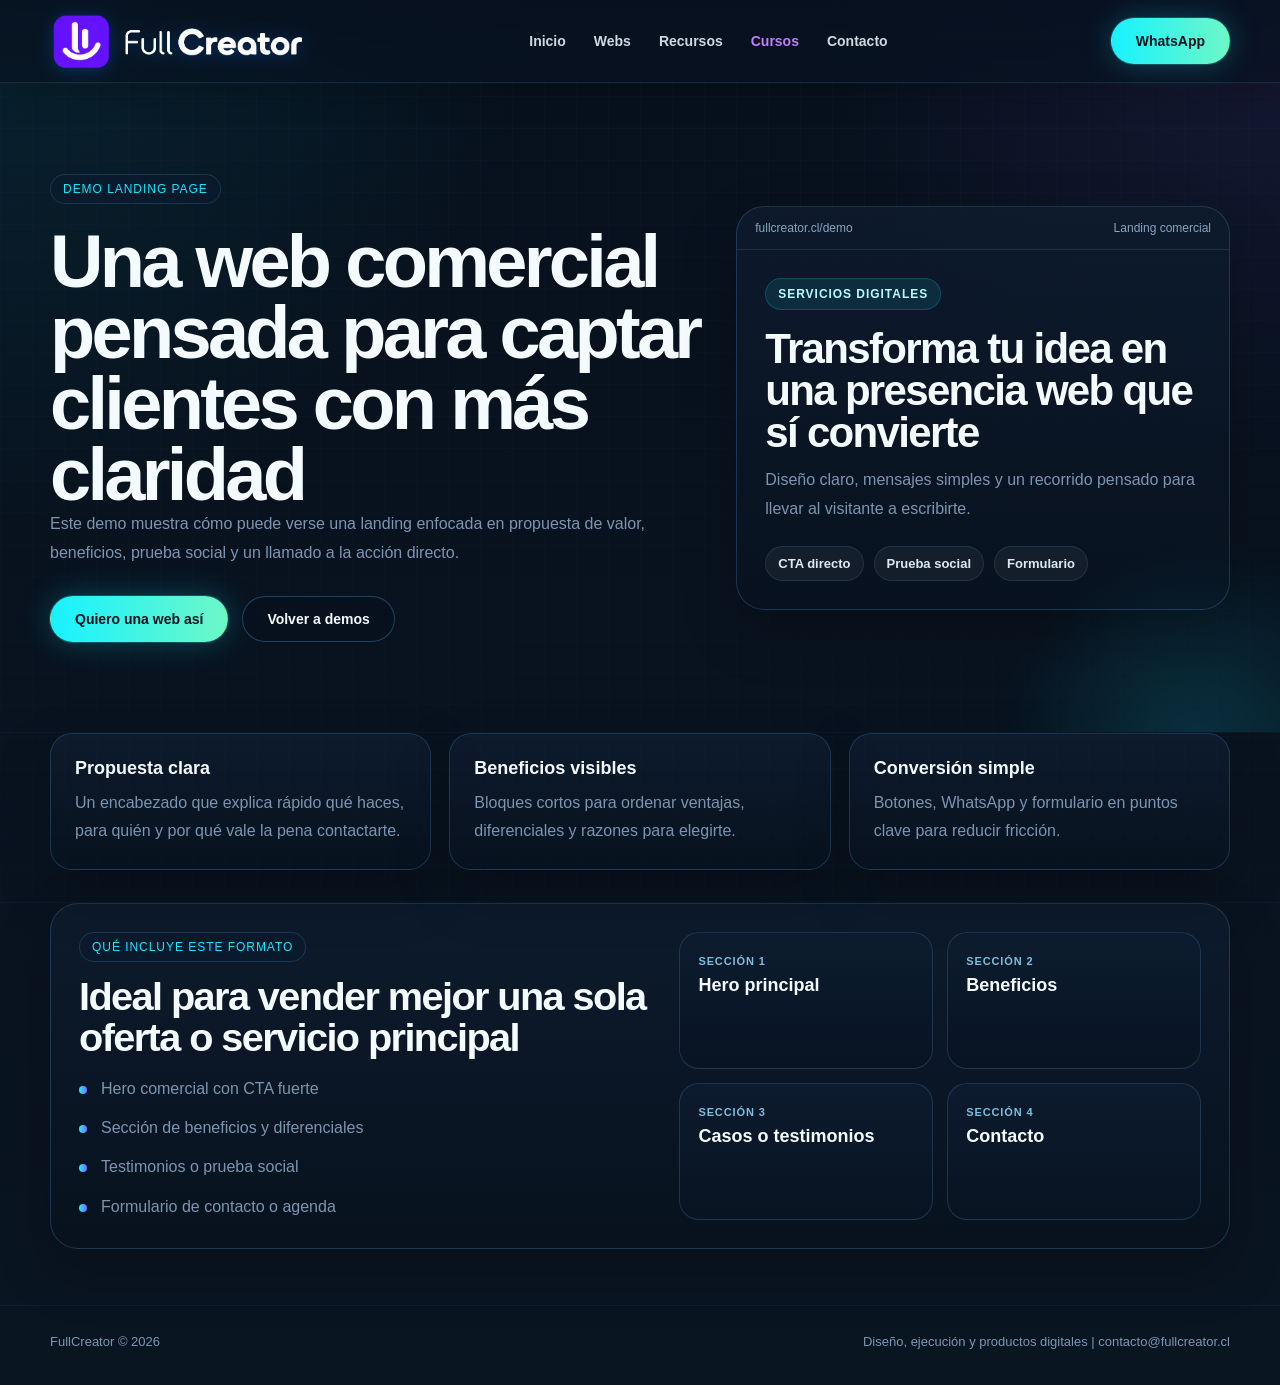
<file: demo-landing.html>
<!DOCTYPE html>
<html lang="es">
<head>
  <meta charset="UTF-8">
  <meta name="viewport" content="width=device-width, initial-scale=1.0">
  <title>Demo Landing Page | FullCreator</title>
  <meta name="description" content="Demo de landing page comercial creada por FullCreator para servicios, marcas personales y negocios que buscan captar clientes.">
  <link rel="canonical" href="https://fullcreator.cl/demo-landing.html">
  <link rel="icon" type="image/png" href="./images/favicon.png">
  <link rel="apple-touch-icon" href="./images/favicon.png">
  <link rel="stylesheet" href="./style.css">
</head>
<body class="demo-body">
  <header class="topbar">
    <div class="container nav">
      <a class="brand" href="./index.html">
        <img src="./images/logo.png" alt="FullCreator" class="brand-logo" fetchpriority="high" decoding="async">
      </a>
      <button class="menu-toggle" type="button" aria-label="Abrir menú" aria-expanded="false" data-menu-toggle>
        <span></span>
        <span></span>
        <span></span>
      </button>
      <nav class="nav-links">
        <a href="./index.html">Inicio</a>
        <a href="./webs.html">Webs</a>
        <a href="./recursos.html">Recursos</a>
        <a class="nav-courses" href="https://lab.fullcreator.cl/" target="_blank" rel="noopener noreferrer">Cursos</a>
        <a href="./index.html#contacto">Contacto</a>
        <a class="nav-mobile-link" href="https://wa.me/5698436820" target="_blank" rel="noopener noreferrer">WhatsApp</a>
      </nav>
      <a class="btn btn-primary nav-whatsapp" href="https://wa.me/5698436820" target="_blank" rel="noopener noreferrer">WhatsApp</a>
    </div>
  </header>

  <main class="demo-shell">
    <section class="demo-hero demo-hero-cyan">
      <div class="container demo-hero-grid">
        <div class="demo-copy">
          <span class="eyebrow">Demo landing page</span>
          <h1>Una web comercial pensada para captar clientes con más claridad</h1>
          <p>Este demo muestra cómo puede verse una landing enfocada en propuesta de valor, beneficios, prueba social y un llamado a la acción directo.</p>
          <div class="demo-actions">
            <a class="btn btn-primary" href="https://wa.me/5698436820" target="_blank" rel="noopener noreferrer">Quiero una web así</a>
            <a class="btn btn-secondary" href="./webs.html">Volver a demos</a>
          </div>
        </div>
        <div class="demo-device-card">
          <div class="demo-device-top">
            <span>fullcreator.cl/demo</span>
            <span>Landing comercial</span>
          </div>
          <div class="demo-device-body">
            <div class="demo-device-badge">Servicios digitales</div>
            <h2>Transforma tu idea en una presencia web que sí convierte</h2>
            <p>Diseño claro, mensajes simples y un recorrido pensado para llevar al visitante a escribirte.</p>
            <div class="demo-mini-stats">
              <span>CTA directo</span>
              <span>Prueba social</span>
              <span>Formulario</span>
            </div>
          </div>
        </div>
      </div>
    </section>

    <section class="demo-section">
      <div class="container">
        <div class="demo-feature-grid">
          <article class="demo-feature-card">
            <strong>Propuesta clara</strong>
            <p>Un encabezado que explica rápido qué haces, para quién y por qué vale la pena contactarte.</p>
          </article>
          <article class="demo-feature-card">
            <strong>Beneficios visibles</strong>
            <p>Bloques cortos para ordenar ventajas, diferenciales y razones para elegirte.</p>
          </article>
          <article class="demo-feature-card">
            <strong>Conversión simple</strong>
            <p>Botones, WhatsApp y formulario en puntos clave para reducir fricción.</p>
          </article>
        </div>
      </div>
    </section>

    <section class="demo-section">
      <div class="container">
        <div class="demo-preview">
          <div class="demo-preview-copy">
            <span class="eyebrow">Qué incluye este formato</span>
            <h2>Ideal para vender mejor una sola oferta o servicio principal</h2>
            <ul class="demo-list">
              <li>Hero comercial con CTA fuerte</li>
              <li>Sección de beneficios y diferenciales</li>
              <li>Testimonios o prueba social</li>
              <li>Formulario de contacto o agenda</li>
            </ul>
          </div>
          <div class="demo-checkboard">
            <article>
              <small>Sección 1</small>
              <strong>Hero principal</strong>
            </article>
            <article>
              <small>Sección 2</small>
              <strong>Beneficios</strong>
            </article>
            <article>
              <small>Sección 3</small>
              <strong>Casos o testimonios</strong>
            </article>
            <article>
              <small>Sección 4</small>
              <strong>Contacto</strong>
            </article>
          </div>
        </div>
      </div>
    </section>
  </main>

  <footer>
    <div class="container footer-row">
      <span>FullCreator © 2026</span>
      <span>Diseño, ejecución y productos digitales | contacto@fullcreator.cl</span>
    </div>
  </footer>

  <script src="./script.js" defer></script>
</body>
</html>
</file>
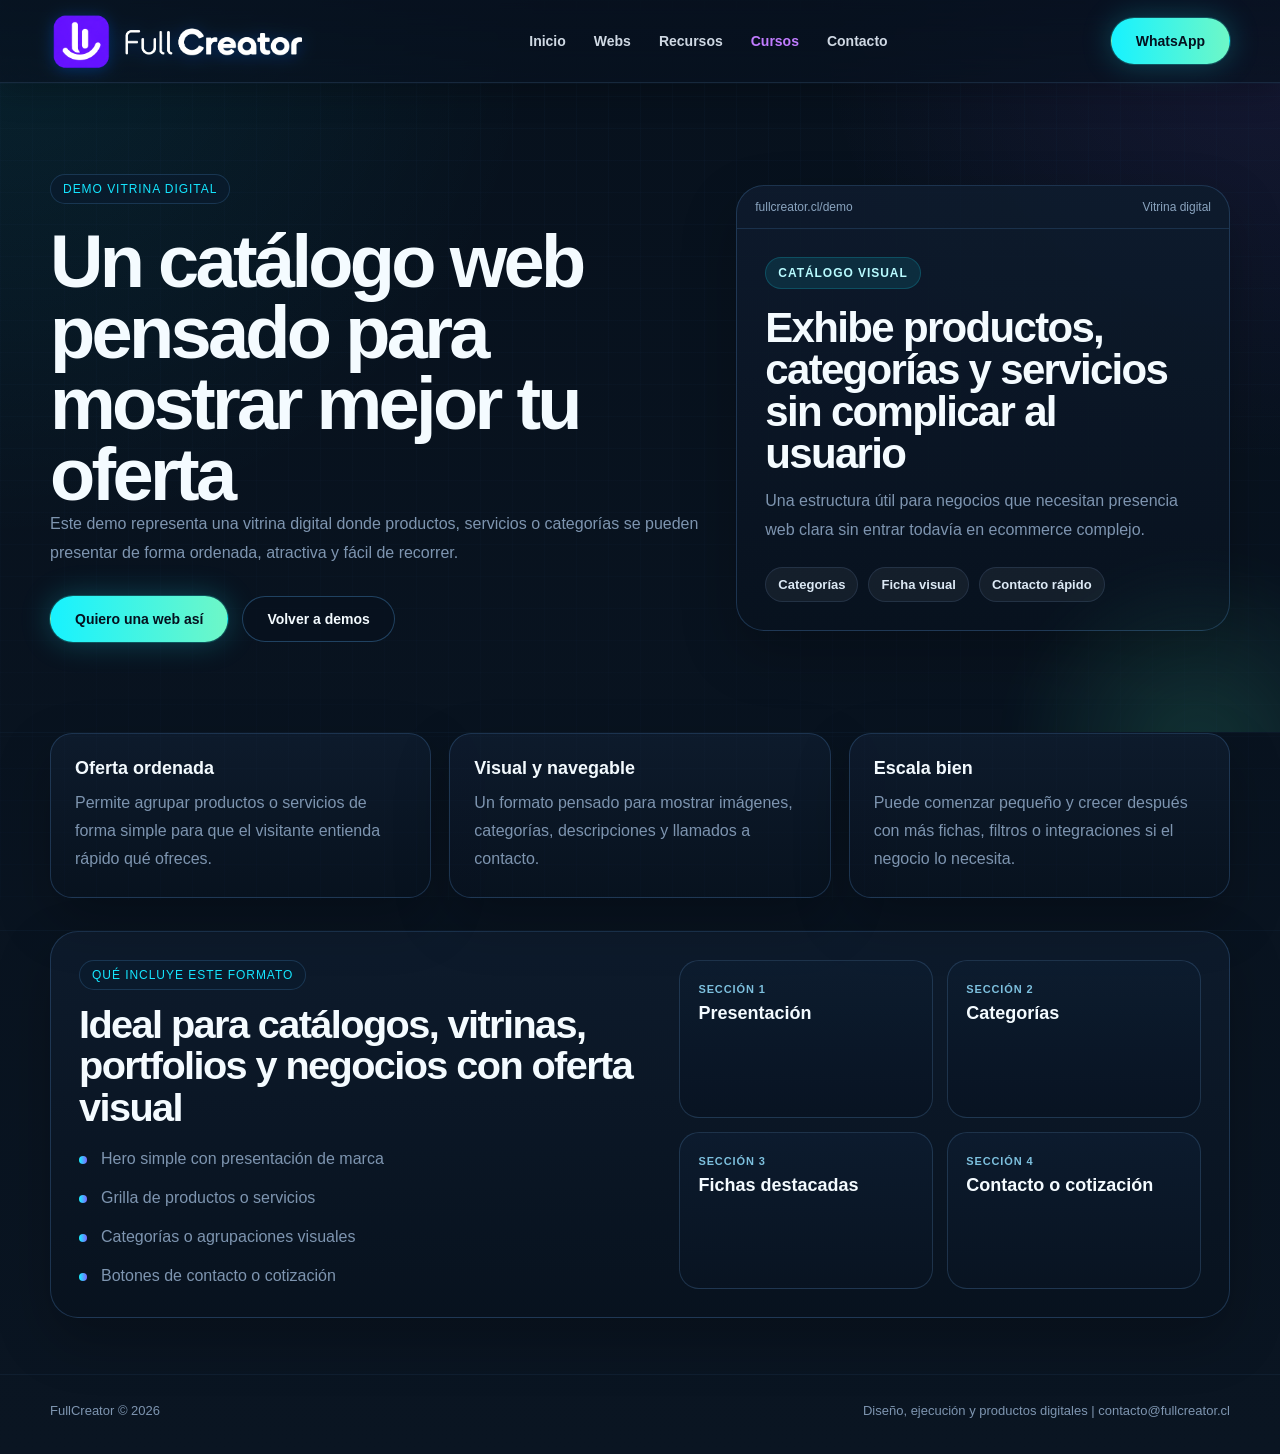
<file: demo-vitrina.html>
<!DOCTYPE html>
<html lang="es">
<head>
  <meta charset="UTF-8">
  <meta name="viewport" content="width=device-width, initial-scale=1.0">
  <title>Demo Vitrina Digital | FullCreator</title>
  <meta name="description" content="Demo de vitrina digital o catálogo web creado por FullCreator para mostrar productos o servicios de forma clara y visual.">
  <link rel="canonical" href="https://fullcreator.cl/demo-vitrina.html">
  <link rel="icon" type="image/png" href="./images/favicon.png">
  <link rel="apple-touch-icon" href="./images/favicon.png">
  <link rel="stylesheet" href="./style.css">
</head>
<body class="demo-body">
  <header class="topbar">
    <div class="container nav">
      <a class="brand" href="./index.html">
        <img src="./images/logo.png" alt="FullCreator" class="brand-logo" fetchpriority="high" decoding="async">
      </a>
      <button class="menu-toggle" type="button" aria-label="Abrir menú" aria-expanded="false" data-menu-toggle>
        <span></span>
        <span></span>
        <span></span>
      </button>
      <nav class="nav-links">
        <a href="./index.html">Inicio</a>
        <a href="./webs.html">Webs</a>
        <a href="./recursos.html">Recursos</a>
        <a class="nav-courses" href="https://lab.fullcreator.cl/" target="_blank" rel="noopener noreferrer">Cursos</a>
        <a href="./index.html#contacto">Contacto</a>
        <a class="nav-mobile-link" href="https://wa.me/5698436820" target="_blank" rel="noopener noreferrer">WhatsApp</a>
      </nav>
      <a class="btn btn-primary nav-whatsapp" href="https://wa.me/5698436820" target="_blank" rel="noopener noreferrer">WhatsApp</a>
    </div>
  </header>

  <main class="demo-shell">
    <section class="demo-hero demo-hero-green">
      <div class="container demo-hero-grid">
        <div class="demo-copy">
          <span class="eyebrow">Demo vitrina digital</span>
          <h1>Un catálogo web pensado para mostrar mejor tu oferta</h1>
          <p>Este demo representa una vitrina digital donde productos, servicios o categorías se pueden presentar de forma ordenada, atractiva y fácil de recorrer.</p>
          <div class="demo-actions">
            <a class="btn btn-primary" href="https://wa.me/5698436820" target="_blank" rel="noopener noreferrer">Quiero una web así</a>
            <a class="btn btn-secondary" href="./webs.html">Volver a demos</a>
          </div>
        </div>
        <div class="demo-device-card">
          <div class="demo-device-top">
            <span>fullcreator.cl/demo</span>
            <span>Vitrina digital</span>
          </div>
          <div class="demo-device-body">
            <div class="demo-device-badge">Catálogo visual</div>
            <h2>Exhibe productos, categorías y servicios sin complicar al usuario</h2>
            <p>Una estructura útil para negocios que necesitan presencia web clara sin entrar todavía en ecommerce complejo.</p>
            <div class="demo-mini-stats">
              <span>Categorías</span>
              <span>Ficha visual</span>
              <span>Contacto rápido</span>
            </div>
          </div>
        </div>
      </div>
    </section>

    <section class="demo-section">
      <div class="container">
        <div class="demo-feature-grid">
          <article class="demo-feature-card">
            <strong>Oferta ordenada</strong>
            <p>Permite agrupar productos o servicios de forma simple para que el visitante entienda rápido qué ofreces.</p>
          </article>
          <article class="demo-feature-card">
            <strong>Visual y navegable</strong>
            <p>Un formato pensado para mostrar imágenes, categorías, descripciones y llamados a contacto.</p>
          </article>
          <article class="demo-feature-card">
            <strong>Escala bien</strong>
            <p>Puede comenzar pequeño y crecer después con más fichas, filtros o integraciones si el negocio lo necesita.</p>
          </article>
        </div>
      </div>
    </section>

    <section class="demo-section">
      <div class="container">
        <div class="demo-preview">
          <div class="demo-preview-copy">
            <span class="eyebrow">Qué incluye este formato</span>
            <h2>Ideal para catálogos, vitrinas, portfolios y negocios con oferta visual</h2>
            <ul class="demo-list">
              <li>Hero simple con presentación de marca</li>
              <li>Grilla de productos o servicios</li>
              <li>Categorías o agrupaciones visuales</li>
              <li>Botones de contacto o cotización</li>
            </ul>
          </div>
          <div class="demo-checkboard">
            <article>
              <small>Sección 1</small>
              <strong>Presentación</strong>
            </article>
            <article>
              <small>Sección 2</small>
              <strong>Categorías</strong>
            </article>
            <article>
              <small>Sección 3</small>
              <strong>Fichas destacadas</strong>
            </article>
            <article>
              <small>Sección 4</small>
              <strong>Contacto o cotización</strong>
            </article>
          </div>
        </div>
      </div>
    </section>
  </main>

  <footer>
    <div class="container footer-row">
      <span>FullCreator © 2026</span>
      <span>Diseño, ejecución y productos digitales | contacto@fullcreator.cl</span>
    </div>
  </footer>

  <script src="./script.js" defer></script>
</body>
</html>
</file>
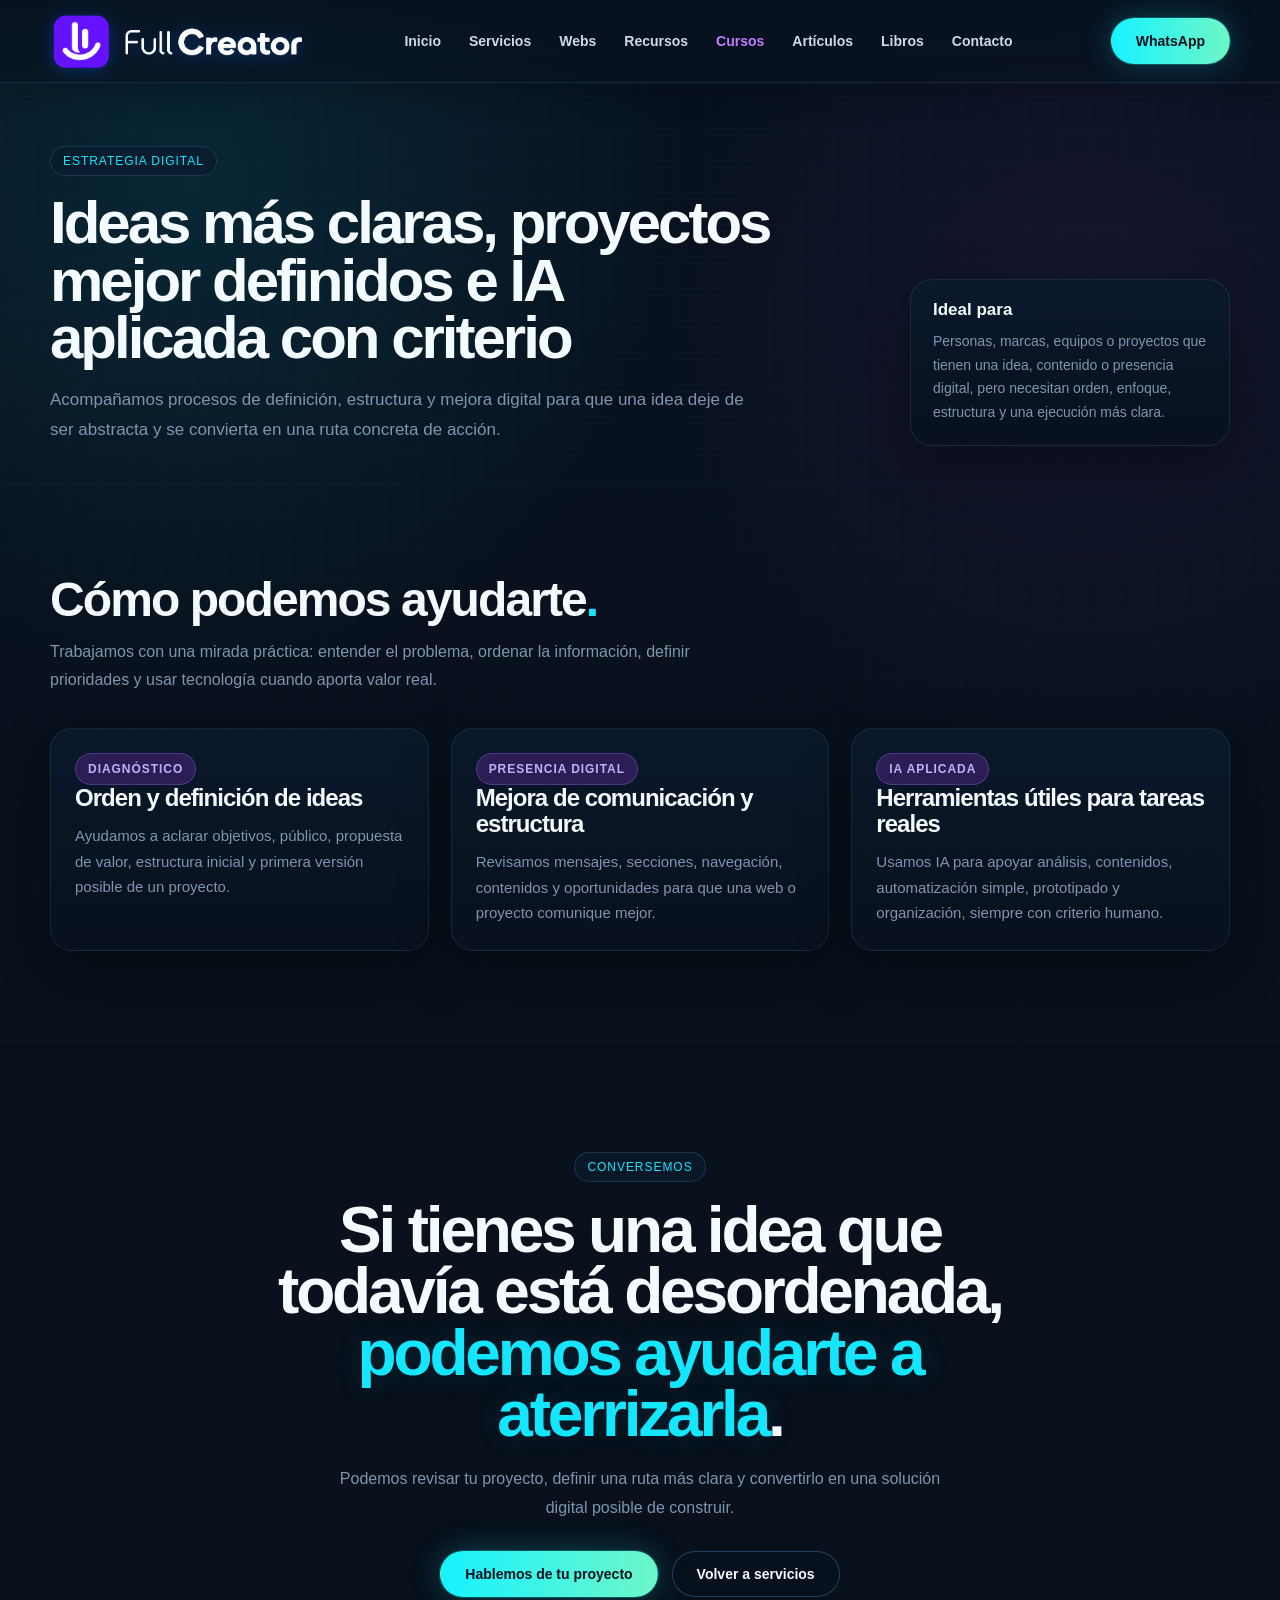
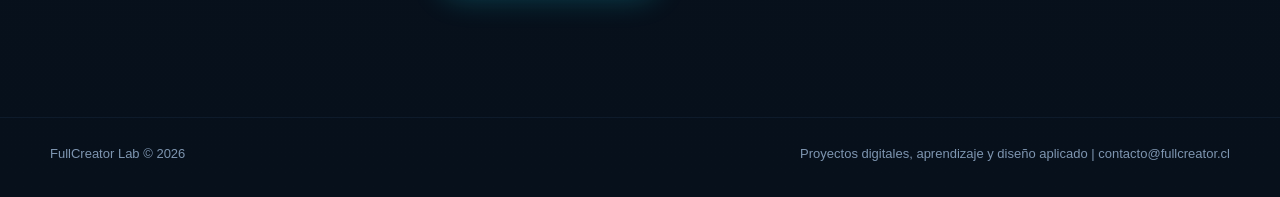
<file: estrategia-digital-ia.html>
<!DOCTYPE html>
<html lang="es">
<head>
  <meta charset="UTF-8">
  <meta name="viewport" content="width=device-width, initial-scale=1.0">
  <title>Estrategia digital e IA aplicada | FullCreator Lab</title>
  <meta name="description" content="Estrategia digital, organización de ideas, mejora de presencia online e inteligencia artificial aplicada a proyectos reales.">
  <link rel="canonical" href="https://fullcreator.cl/estrategia-digital-ia.html">
  <meta property="og:locale" content="es_CL">
  <meta property="og:type" content="website">
  <meta property="og:title" content="Estrategia digital e IA aplicada | FullCreator Lab">
  <meta property="og:description" content="Ordenamos ideas, definimos estructuras y aplicamos inteligencia artificial con criterio para avanzar en proyectos digitales reales.">
  <meta property="og:url" content="https://fullcreator.cl/estrategia-digital-ia.html">
  <meta property="og:site_name" content="FullCreator Lab">
  <meta property="og:image" content="https://fullcreator.cl/images/logo.png">
  <meta name="twitter:card" content="summary">
  <meta name="twitter:title" content="Estrategia digital e IA aplicada | FullCreator Lab">
  <meta name="twitter:description" content="Estrategia, diseño, estructura e IA aplicada para convertir ideas en proyectos digitales claros y ejecutables.">
  <meta name="twitter:image" content="https://fullcreator.cl/images/logo.png">
  <link rel="icon" type="image/png" href="./images/favicon.png">
  <link rel="apple-touch-icon" href="./images/favicon.png">
  <link rel="stylesheet" href="./style.css">
</head>
<body>
  <header class="topbar">
    <div class="container nav">
      <a class="brand" href="./index.html">
        <img src="./images/logo.png" alt="FullCreator Lab" class="brand-logo" fetchpriority="high" decoding="async">
      </a>
      <button class="menu-toggle" type="button" aria-label="Abrir menú" aria-expanded="false" data-menu-toggle>
        <span></span>
        <span></span>
        <span></span>
      </button>
      <nav class="nav-links">
        <a href="./index.html">Inicio</a>
        <a href="./index.html#servicios">Servicios</a>
        <a href="./webs.html">Webs</a>
        <a href="./recursos.html">Recursos</a>
        <a class="nav-courses" href="https://lab.fullcreator.cl/" target="_blank" rel="noopener noreferrer">Cursos</a>
        <a href="./articulos.html">Artículos</a>
        <a href="./libros.html">Libros</a>
        <a href="./index.html#contacto">Contacto</a>
        <a class="nav-mobile-link" href="https://wa.me/5698436820" target="_blank" rel="noopener noreferrer">WhatsApp</a>
      </nav>
      <a class="btn btn-primary nav-whatsapp" href="https://wa.me/5698436820" target="_blank" rel="noopener noreferrer">WhatsApp</a>
    </div>
  </header>

  <main>
    <section class="page-hero">
      <div class="container page-hero-grid">
        <div class="page-hero-copy">
          <span class="eyebrow">Estrategia digital</span>
          <h1>Ideas más claras, proyectos mejor definidos e IA aplicada con criterio</h1>
          <p>Acompañamos procesos de definición, estructura y mejora digital para que una idea deje de ser abstracta y se convierta en una ruta concreta de acción.</p>
        </div>
        <aside class="page-hero-side">
          <strong>Ideal para</strong>
          <p>Personas, marcas, equipos o proyectos que tienen una idea, contenido o presencia digital, pero necesitan orden, enfoque, estructura y una ejecución más clara.</p>
        </aside>
      </div>
    </section>

    <section>
      <div class="container">
        <div class="section-head">
          <h2>Cómo podemos ayudarte<span class="highlight">.</span></h2>
          <p>Trabajamos con una mirada práctica: entender el problema, ordenar la información, definir prioridades y usar tecnología cuando aporta valor real.</p>
        </div>

        <div class="resources-grid">
          <article class="resource-item">
            <span class="explore-kicker">Diagnóstico</span>
            <h3>Orden y definición de ideas</h3>
            <p>Ayudamos a aclarar objetivos, público, propuesta de valor, estructura inicial y primera versión posible de un proyecto.</p>
          </article>
          <article class="resource-item">
            <span class="explore-kicker">Presencia digital</span>
            <h3>Mejora de comunicación y estructura</h3>
            <p>Revisamos mensajes, secciones, navegación, contenidos y oportunidades para que una web o proyecto comunique mejor.</p>
          </article>
          <article class="resource-item">
            <span class="explore-kicker">IA aplicada</span>
            <h3>Herramientas útiles para tareas reales</h3>
            <p>Usamos IA para apoyar análisis, contenidos, automatización simple, prototipado y organización, siempre con criterio humano.</p>
          </article>
        </div>
      </div>
    </section>

    <section class="cta" id="contacto">
      <div class="container">
        <span class="eyebrow">Conversemos</span>
        <h2>Si tienes una idea que todavía está desordenada, <span class="highlight">podemos ayudarte a aterrizarla</span>.</h2>
        <p>Podemos revisar tu proyecto, definir una ruta más clara y convertirlo en una solución digital posible de construir.</p>
        <div class="cta-actions">
          <a class="btn btn-primary" href="./index.html#contacto">Hablemos de tu proyecto</a>
          <a class="btn btn-secondary" href="./index.html#servicios">Volver a servicios</a>
        </div>
      </div>
    </section>
  </main>

  <footer>
    <div class="container footer-row">
      <span>FullCreator Lab © 2026</span>
      <span>Proyectos digitales, aprendizaje y diseño aplicado | contacto@fullcreator.cl</span>
    </div>
  </footer>

  <script src="./script.js" defer></script>
</body>
</html>
</file>
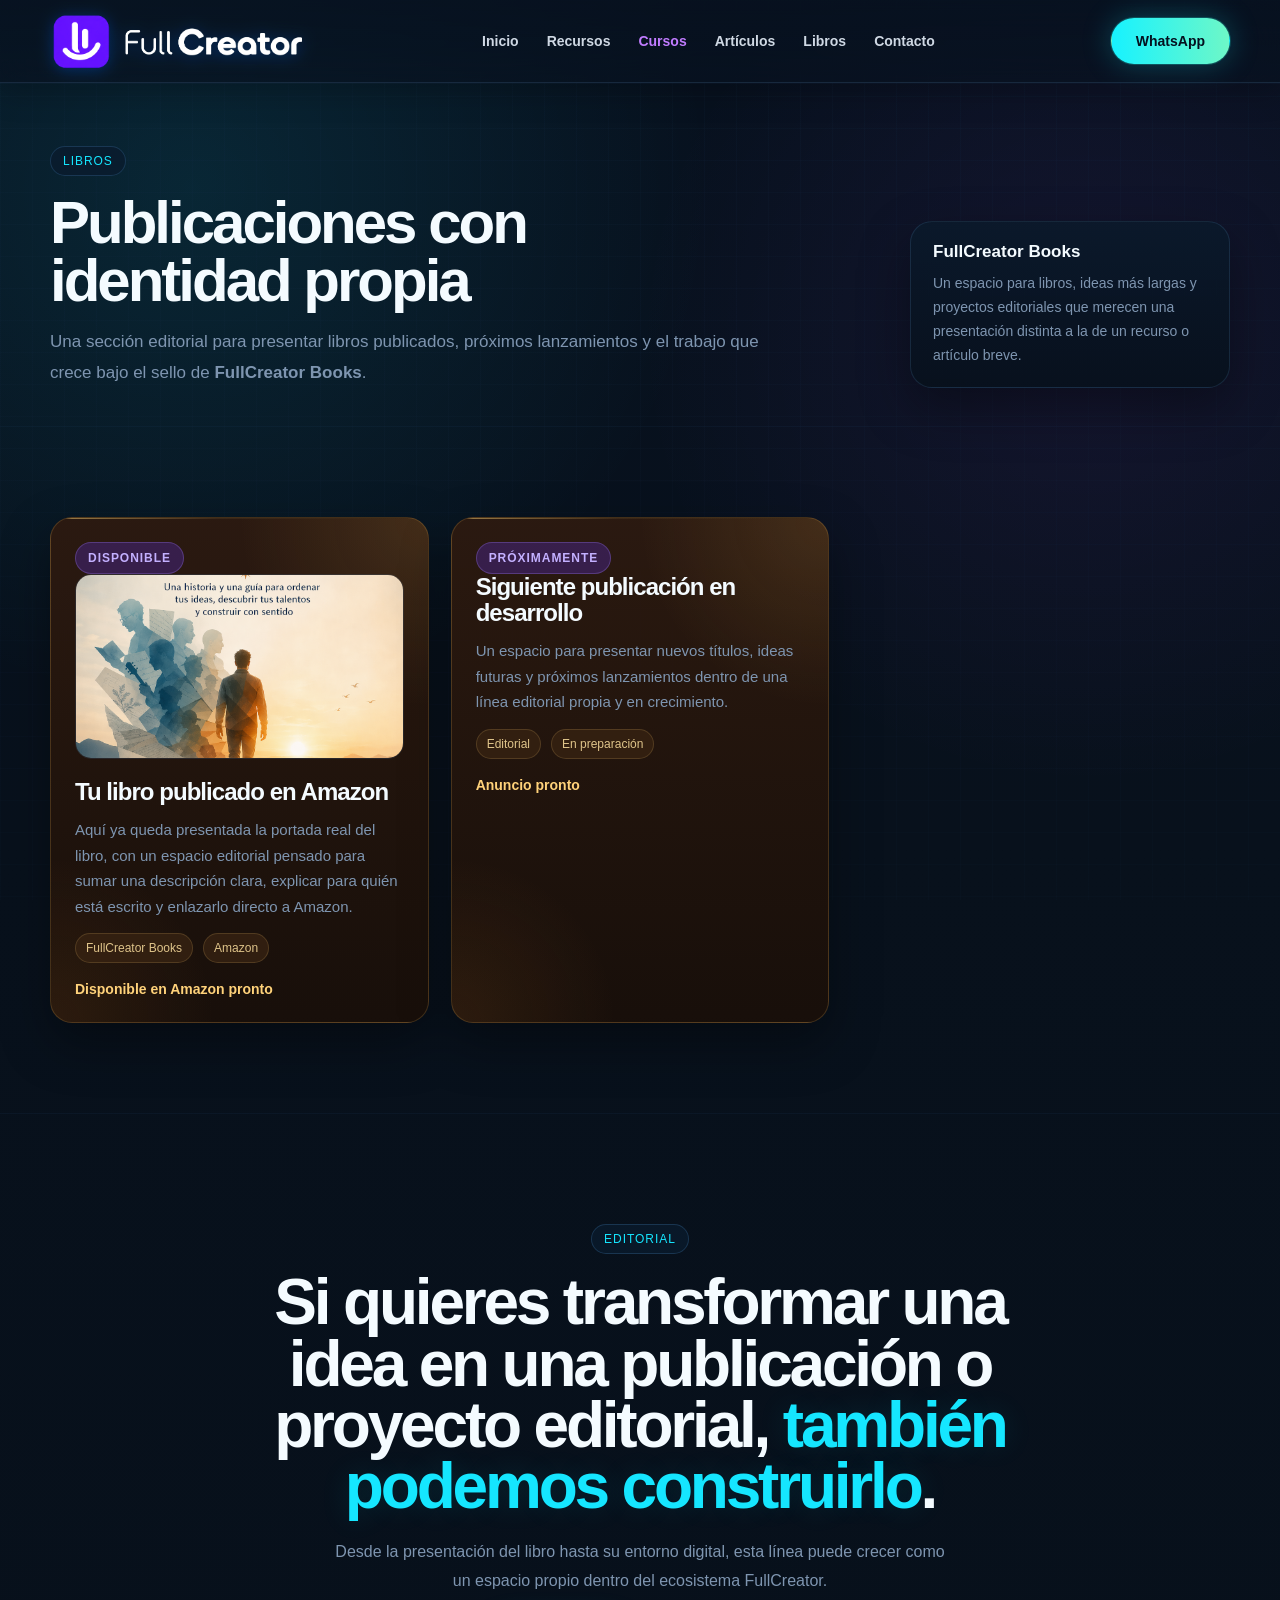
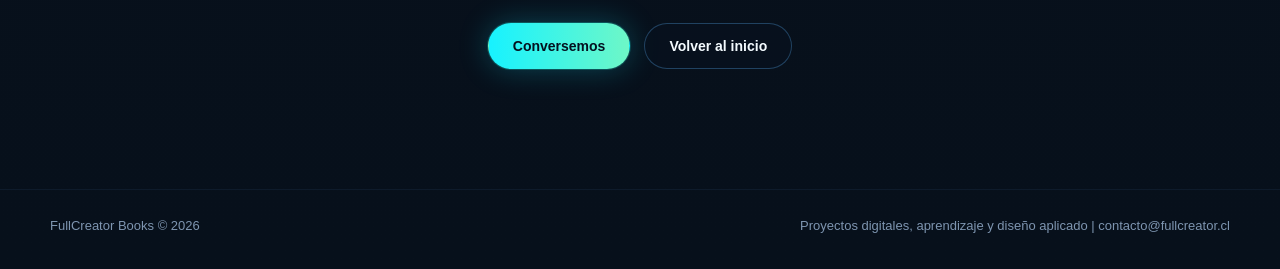
<file: libros.html>
<!DOCTYPE html>
<html lang="es">
<head>
  <meta charset="UTF-8">
  <meta name="viewport" content="width=device-width, initial-scale=1.0">
  <title>Libros | FullCreator Books</title>
  <meta name="description" content="Conoce los libros y proyectos editoriales de FullCreator Books, con descripción, enfoque y enlaces de compra.">
  <link rel="canonical" href="https://fullcreator.cl/libros.html">
  <meta property="og:locale" content="es_CL">
  <meta property="og:type" content="website">
  <meta property="og:title" content="Libros | FullCreator Books">
  <meta property="og:description" content="Proyectos editoriales, publicaciones y próximos lanzamientos bajo el sello FullCreator Books.">
  <meta property="og:url" content="https://fullcreator.cl/libros.html">
  <meta property="og:site_name" content="FullCreator Lab">
  <meta property="og:image" content="https://fullcreator.cl/images/portadalibro.png">
  <meta property="og:image:alt" content="Portada del libro de FullCreator Books">
  <meta name="twitter:card" content="summary_large_image">
  <meta name="twitter:title" content="Libros | FullCreator Books">
  <meta name="twitter:description" content="Publicaciones y próximos lanzamientos editoriales de FullCreator Books.">
  <meta name="twitter:image" content="https://fullcreator.cl/images/portadalibro.png">
  <link rel="icon" type="image/png" href="./images/favicon.png">
  <link rel="apple-touch-icon" href="./images/favicon.png">
  <link rel="stylesheet" href="./style.css">
</head>
<body>
  <header class="topbar">
    <div class="container nav">
      <a class="brand" href="./index.html">
        <img src="./images/logo.png" alt="FullCreator Lab" class="brand-logo" fetchpriority="high" decoding="async">
      </a>
      <button class="menu-toggle" type="button" aria-label="Abrir menú" aria-expanded="false" data-menu-toggle>
        <span></span>
        <span></span>
        <span></span>
      </button>
      <nav class="nav-links">
        <a href="./index.html">Inicio</a>
        <a href="./recursos.html">Recursos</a>
        <a class="nav-courses" href="https://lab.fullcreator.cl/" target="_blank" rel="noopener noreferrer">Cursos</a>
        <a href="./articulos.html">Artículos</a>
        <a href="./libros.html">Libros</a>
        <a href="./index.html#contacto">Contacto</a>
        <a class="nav-mobile-link" href="https://wa.me/5698436820" target="_blank" rel="noopener noreferrer">WhatsApp</a>
      </nav>
      <a class="btn btn-primary nav-whatsapp" href="https://wa.me/5698436820" target="_blank" rel="noopener noreferrer">WhatsApp</a>
    </div>
  </header>

  <main>
    <section class="page-hero">
      <div class="container page-hero-grid">
        <div class="page-hero-copy">
          <span class="eyebrow">Libros</span>
          <h1>Publicaciones con identidad propia</h1>
          <p>Una sección editorial para presentar libros publicados, próximos lanzamientos y el trabajo que crece bajo el sello de <strong>FullCreator Books</strong>.</p>
        </div>
        <aside class="page-hero-side">
          <strong>FullCreator Books</strong>
          <p>Un espacio para libros, ideas más largas y proyectos editoriales que merecen una presentación distinta a la de un recurso o artículo breve.</p>
        </aside>
      </div>
    </section>

    <section>
      <div class="container">
        <div class="books-grid">
          <article class="book-item">
            <span class="explore-kicker">Disponible</span>
            <img src="./images/portadalibro.png" alt="Portada del libro de FullCreator Books" class="article-cover" loading="lazy" decoding="async">
            <h3>Tu libro publicado en Amazon</h3>
            <p>Aquí ya queda presentada la portada real del libro, con un espacio editorial pensado para sumar una descripción clara, explicar para quién está escrito y enlazarlo directo a Amazon.</p>
            <div class="book-meta">
              <span>FullCreator Books</span>
              <span>Amazon</span>
            </div>
            <span class="book-link">Disponible en Amazon pronto</span>
          </article>

          <article class="book-item">
            <span class="explore-kicker">Próximamente</span>
            <h3>Siguiente publicación en desarrollo</h3>
            <p>Un espacio para presentar nuevos títulos, ideas futuras y próximos lanzamientos dentro de una línea editorial propia y en crecimiento.</p>
            <div class="book-meta">
              <span>Editorial</span>
              <span>En preparación</span>
            </div>
            <span class="book-link">Anuncio pronto</span>
          </article>
        </div>
      </div>
    </section>

    <section class="cta" id="contacto">
      <div class="container">
        <span class="eyebrow">Editorial</span>
        <h2>Si quieres transformar una idea en una publicación o proyecto editorial, <span class="highlight">también podemos construirlo</span>.</h2>
        <p>Desde la presentación del libro hasta su entorno digital, esta línea puede crecer como un espacio propio dentro del ecosistema FullCreator.</p>
        <div class="cta-actions">
          <a class="btn btn-primary" href="https://wa.me/5698436820" target="_blank" rel="noopener noreferrer">Conversemos</a>
          <a class="btn btn-secondary" href="./index.html">Volver al inicio</a>
        </div>
      </div>
    </section>
  </main>

  <footer>
    <div class="container footer-row">
      <span>FullCreator Books © 2026</span>
      <span>Proyectos digitales, aprendizaje y diseño aplicado | contacto@fullcreator.cl</span>
    </div>
  </footer>

  <script src="./script.js" defer></script>
</body>
</html>
</file>
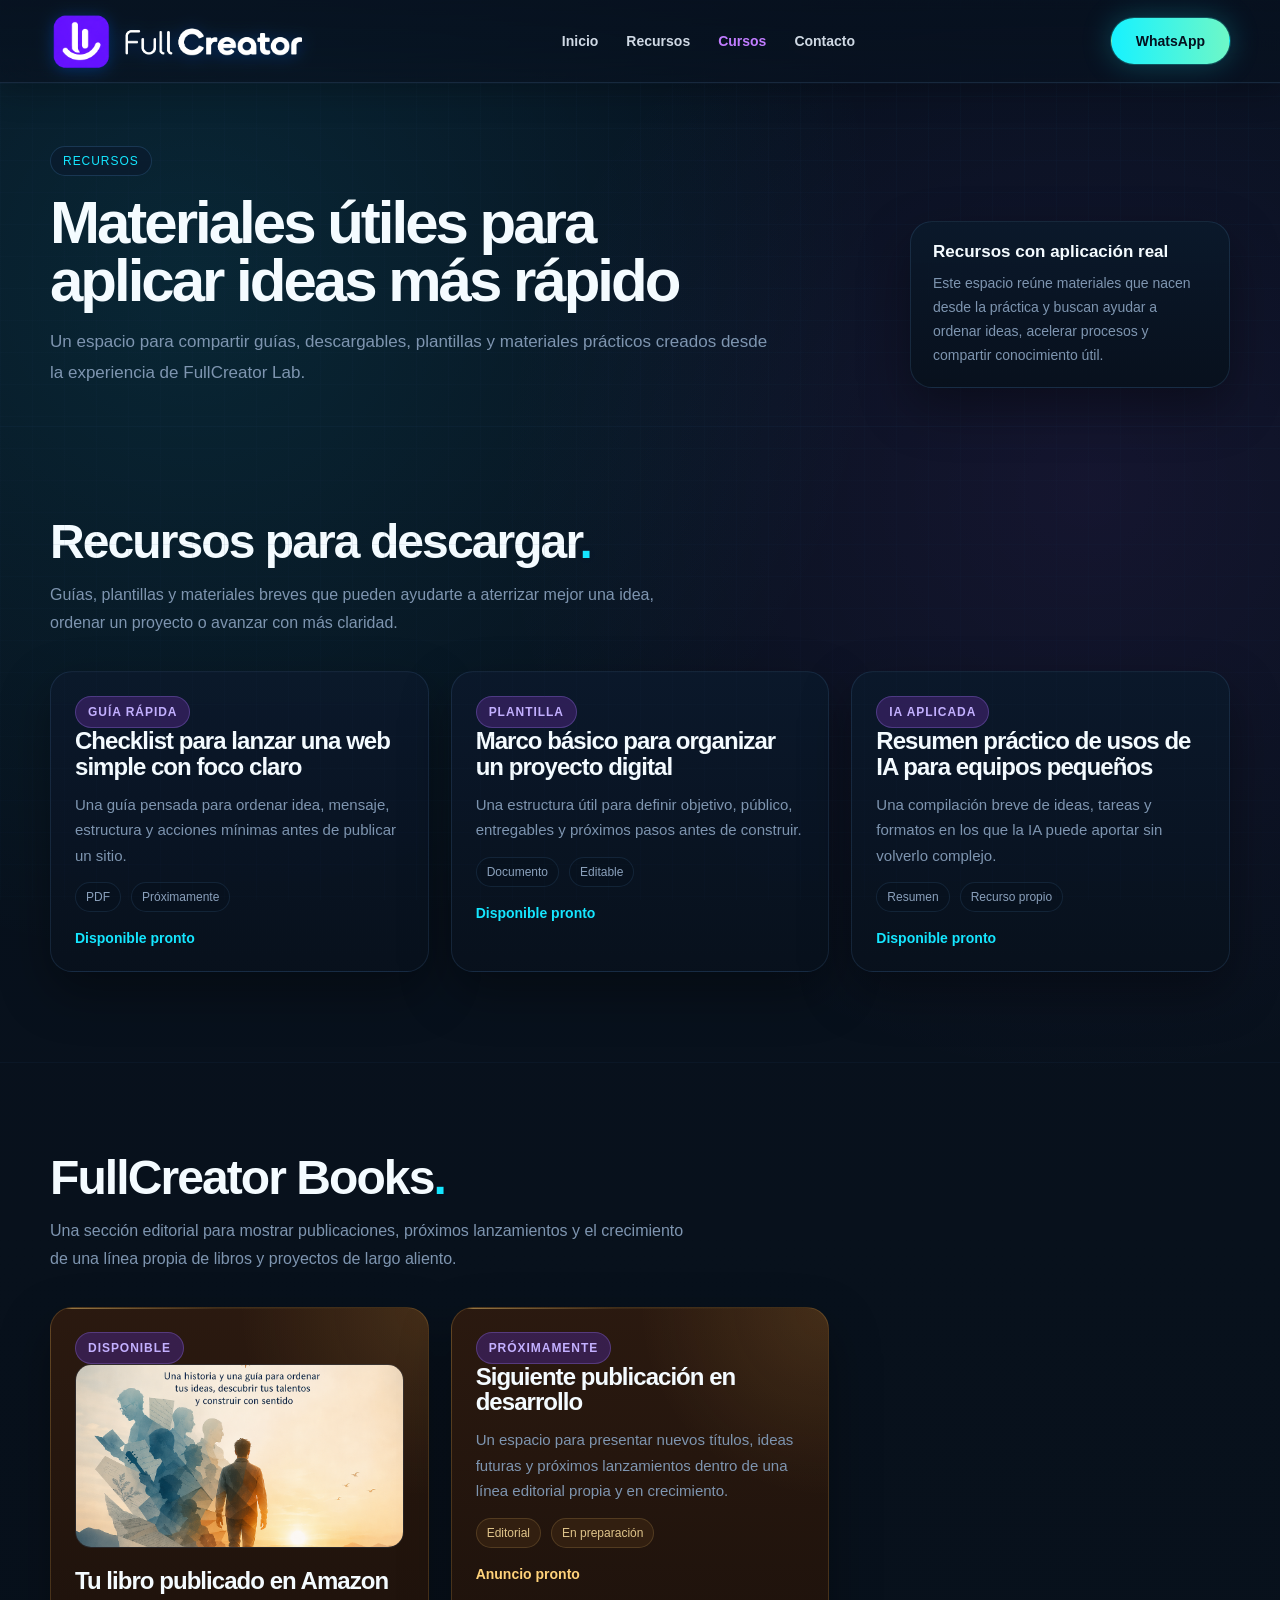
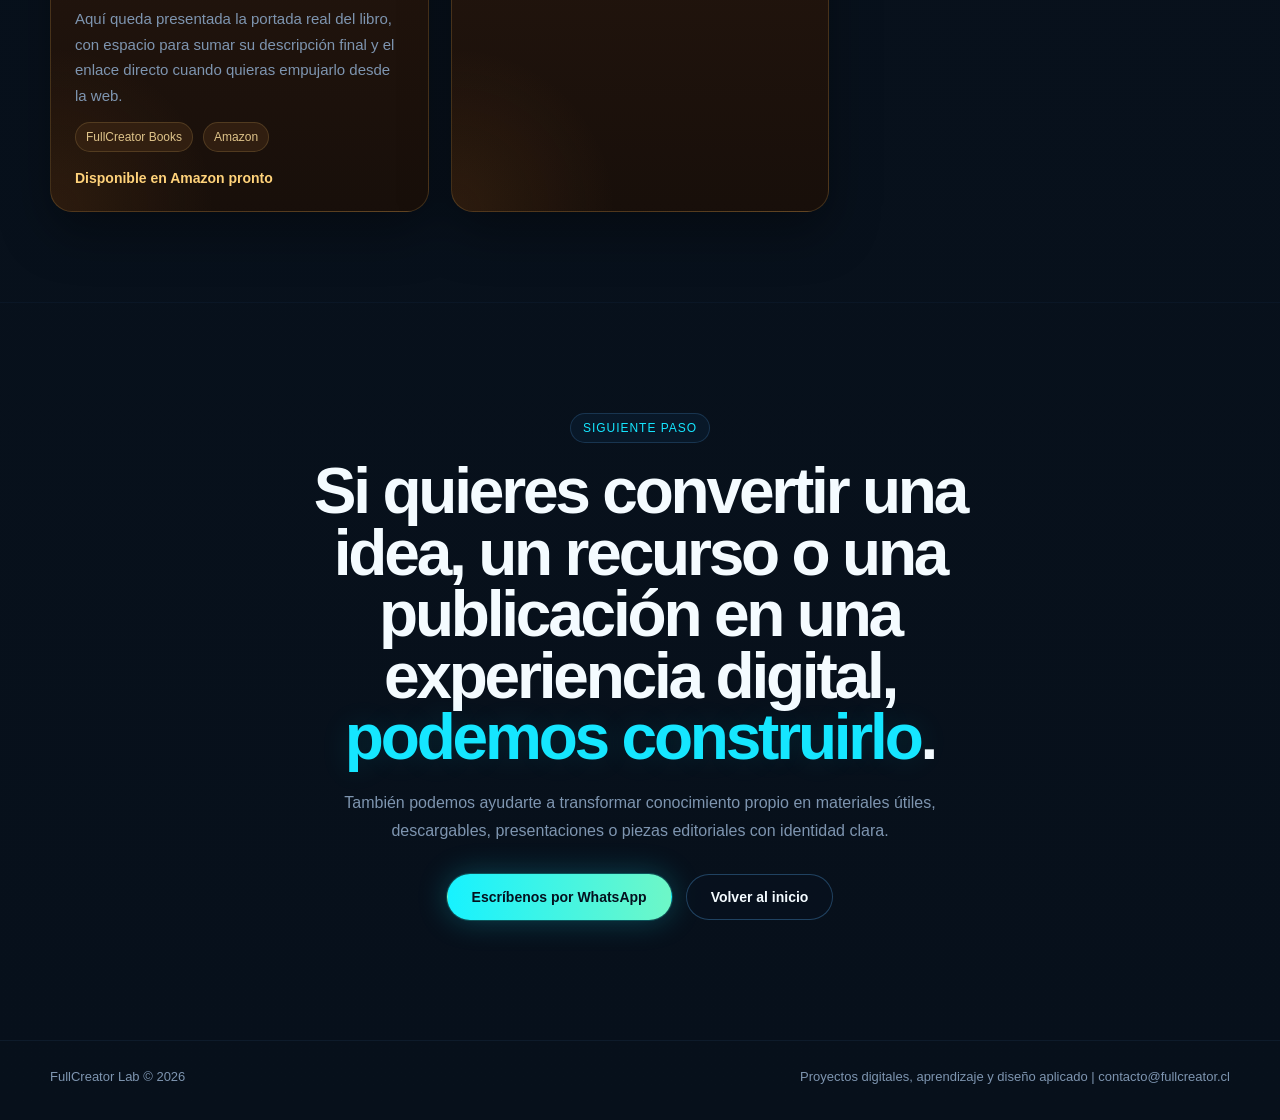
<file: recursos.html>
<!DOCTYPE html>
<html lang="es">
<head>
  <meta charset="UTF-8">
  <meta name="viewport" content="width=device-width, initial-scale=1.0">
  <title>Recursos | FullCreator Lab</title>
  <meta name="description" content="Explora recursos, guías y materiales útiles creados por FullCreator Lab para aplicar ideas digitales de forma práctica.">
  <link rel="canonical" href="https://fullcreator.cl/recursos.html">
  <meta property="og:locale" content="es_CL">
  <meta property="og:type" content="website">
  <meta property="og:title" content="Recursos | FullCreator Lab">
  <meta property="og:description" content="Guías, descargables y materiales prácticos creados para aplicar ideas digitales con más claridad.">
  <meta property="og:url" content="https://fullcreator.cl/recursos.html">
  <meta property="og:site_name" content="FullCreator Lab">
  <meta property="og:image" content="https://fullcreator.cl/images/portadalibro.png">
  <meta property="og:image:alt" content="Portada de FullCreator Books">
  <meta name="twitter:card" content="summary_large_image">
  <meta name="twitter:title" content="Recursos | FullCreator Lab">
  <meta name="twitter:description" content="Guías, descargables y materiales prácticos creados por FullCreator Lab.">
  <meta name="twitter:image" content="https://fullcreator.cl/images/portadalibro.png">
  <link rel="icon" type="image/png" href="./images/favicon.png">
  <link rel="apple-touch-icon" href="./images/favicon.png">
  <link rel="stylesheet" href="./style.css">
</head>
<body>
  <header class="topbar">
    <div class="container nav">
      <a class="brand" href="./index.html">
        <img src="./images/logo.png" alt="FullCreator Lab" class="brand-logo" fetchpriority="high" decoding="async">
      </a>
      <button class="menu-toggle" type="button" aria-label="Abrir menú" aria-expanded="false" data-menu-toggle>
        <span></span>
        <span></span>
        <span></span>
      </button>
      <nav class="nav-links">
        <a href="./index.html">Inicio</a>
        <a href="./recursos.html">Recursos</a>
        <a class="nav-courses" href="https://lab.fullcreator.cl/" target="_blank" rel="noopener noreferrer">Cursos</a>
        <a href="./index.html#contacto">Contacto</a>
        <a class="nav-mobile-link" href="https://wa.me/5698436820" target="_blank" rel="noopener noreferrer">WhatsApp</a>
      </nav>
      <a class="btn btn-primary nav-whatsapp" href="https://wa.me/5698436820" target="_blank" rel="noopener noreferrer">WhatsApp</a>
    </div>
  </header>

  <main>
    <section class="page-hero">
      <div class="container page-hero-grid">
        <div class="page-hero-copy">
          <span class="eyebrow">Recursos</span>
          <h1>Materiales útiles para aplicar ideas más rápido</h1>
          <p>Un espacio para compartir guías, descargables, plantillas y materiales prácticos creados desde la experiencia de FullCreator Lab.</p>
        </div>
        <aside class="page-hero-side">
          <strong>Recursos con aplicación real</strong>
          <p>Este espacio reúne materiales que nacen desde la práctica y buscan ayudar a ordenar ideas, acelerar procesos y compartir conocimiento útil.</p>
        </aside>
      </div>
    </section>

    <section>
      <div class="container">
        <div class="section-head">
          <h2>Recursos para descargar<span class="highlight">.</span></h2>
          <p>Guías, plantillas y materiales breves que pueden ayudarte a aterrizar mejor una idea, ordenar un proyecto o avanzar con más claridad.</p>
        </div>

        <div class="resources-grid">
          <article class="resource-item">
            <span class="explore-kicker">Guía rápida</span>
            <h3>Checklist para lanzar una web simple con foco claro</h3>
            <p>Una guía pensada para ordenar idea, mensaje, estructura y acciones mínimas antes de publicar un sitio.</p>
            <div class="resource-meta">
              <span>PDF</span>
              <span>Próximamente</span>
            </div>
            <span class="resource-link">Disponible pronto</span>
          </article>

          <article class="resource-item">
            <span class="explore-kicker">Plantilla</span>
            <h3>Marco básico para organizar un proyecto digital</h3>
            <p>Una estructura útil para definir objetivo, público, entregables y próximos pasos antes de construir.</p>
            <div class="resource-meta">
              <span>Documento</span>
              <span>Editable</span>
            </div>
            <span class="resource-link">Disponible pronto</span>
          </article>

          <article class="resource-item">
            <span class="explore-kicker">IA aplicada</span>
            <h3>Resumen práctico de usos de IA para equipos pequeños</h3>
            <p>Una compilación breve de ideas, tareas y formatos en los que la IA puede aportar sin volverlo complejo.</p>
            <div class="resource-meta">
              <span>Resumen</span>
              <span>Recurso propio</span>
            </div>
            <span class="resource-link">Disponible pronto</span>
          </article>
        </div>
      </div>
    </section>

    <section>
      <div class="container">
        <div class="section-head">
          <h2>FullCreator Books<span class="highlight">.</span></h2>
          <p>Una sección editorial para mostrar publicaciones, próximos lanzamientos y el crecimiento de una línea propia de libros y proyectos de largo aliento.</p>
        </div>

        <div class="books-grid">
          <article class="book-item">
            <span class="explore-kicker">Disponible</span>
            <img src="./images/portadalibro.png" alt="Portada del libro de FullCreator Books" class="article-cover" loading="lazy" decoding="async">
            <h3>Tu libro publicado en Amazon</h3>
            <p>Aquí queda presentada la portada real del libro, con espacio para sumar su descripción final y el enlace directo cuando quieras empujarlo desde la web.</p>
            <div class="book-meta">
              <span>FullCreator Books</span>
              <span>Amazon</span>
            </div>
            <span class="book-link">Disponible en Amazon pronto</span>
          </article>

          <article class="book-item">
            <span class="explore-kicker">Próximamente</span>
            <h3>Siguiente publicación en desarrollo</h3>
            <p>Un espacio para presentar nuevos títulos, ideas futuras y próximos lanzamientos dentro de una línea editorial propia y en crecimiento.</p>
            <div class="book-meta">
              <span>Editorial</span>
              <span>En preparación</span>
            </div>
            <span class="book-link">Anuncio pronto</span>
          </article>
        </div>
      </div>
    </section>

    <section class="cta" id="contacto">
      <div class="container">
        <span class="eyebrow">Siguiente paso</span>
        <h2>Si quieres convertir una idea, un recurso o una publicación en una experiencia digital, <span class="highlight">podemos construirlo</span>.</h2>
        <p>También podemos ayudarte a transformar conocimiento propio en materiales útiles, descargables, presentaciones o piezas editoriales con identidad clara.</p>
        <div class="cta-actions">
          <a class="btn btn-primary" href="https://wa.me/5698436820" target="_blank" rel="noopener noreferrer">Escríbenos por WhatsApp</a>
          <a class="btn btn-secondary" href="./index.html">Volver al inicio</a>
        </div>
      </div>
    </section>
  </main>

  <footer>
    <div class="container footer-row">
      <span>FullCreator Lab © 2026</span>
      <span>Proyectos digitales, aprendizaje y diseño aplicado | contacto@fullcreator.cl</span>
    </div>
  </footer>

  <script src="./script.js" defer></script>
</body>
</html>
</file>
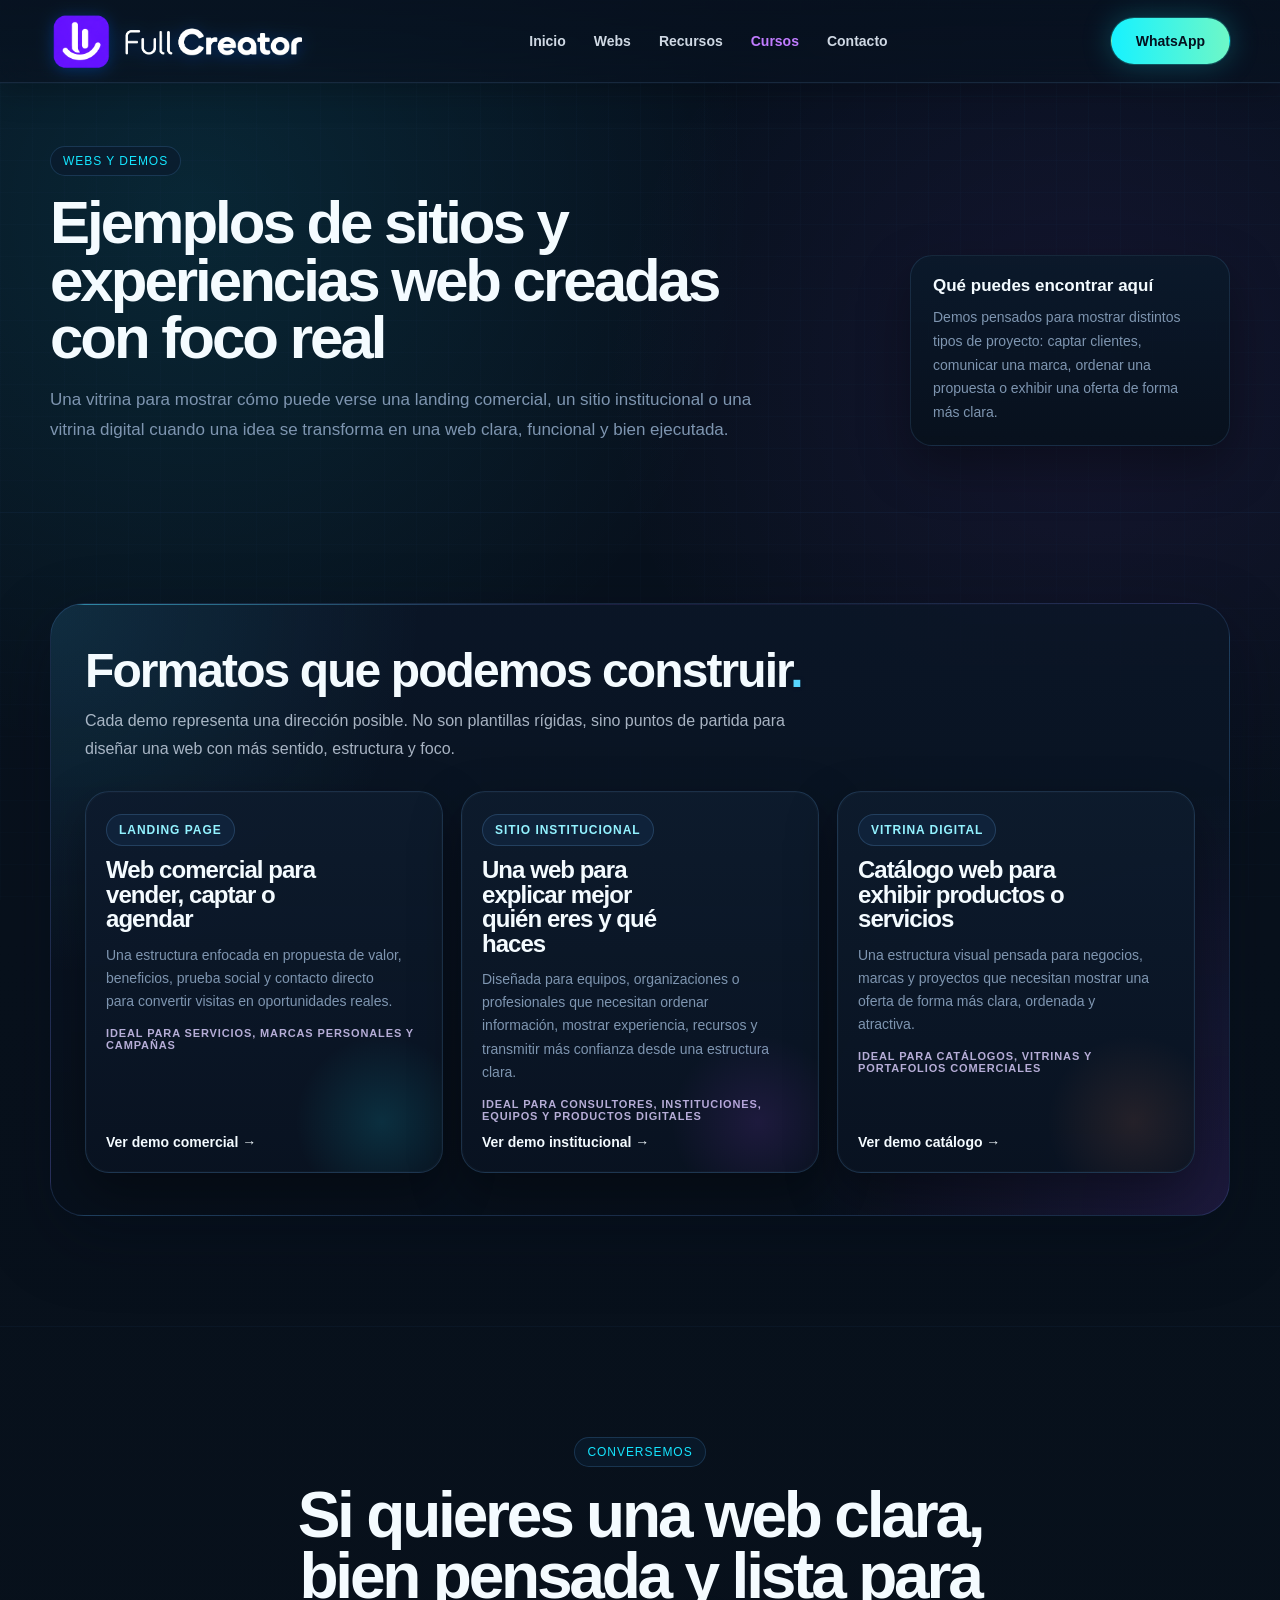
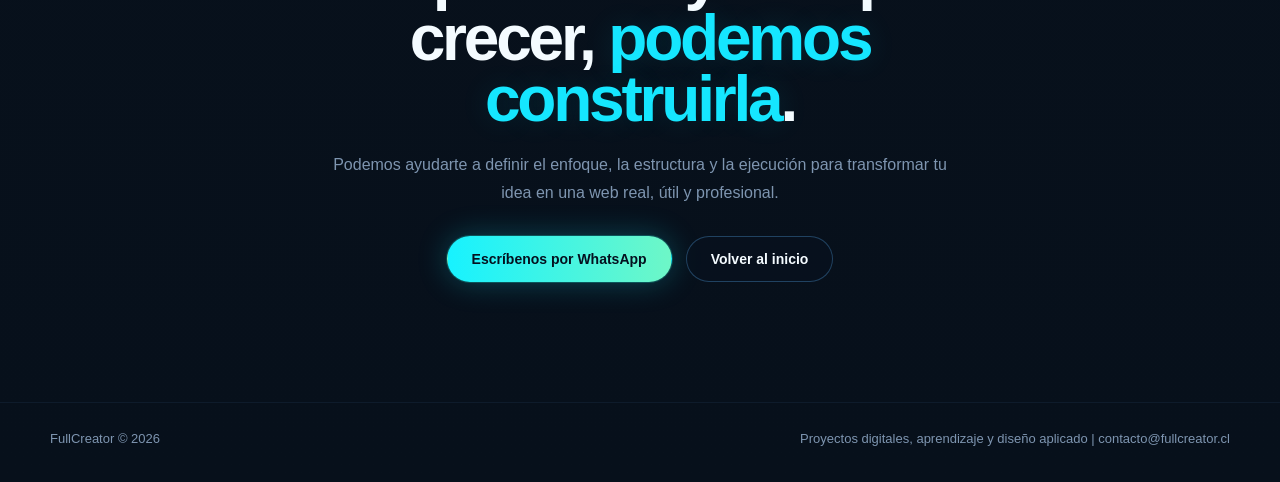
<file: webs.html>
<!DOCTYPE html>
<html lang="es">
<head>
  <meta charset="UTF-8">
  <meta name="viewport" content="width=device-width, initial-scale=1.0">
  <title>Webs y demos | FullCreator</title>
  <meta name="description" content="Explora demos y ejemplos de webs creadas por FullCreator: landing pages, sitios institucionales y vitrinas digitales.">
  <link rel="canonical" href="https://fullcreator.cl/webs.html">
  <meta property="og:locale" content="es_CL">
  <meta property="og:type" content="website">
  <meta property="og:title" content="Webs y demos | FullCreator">
  <meta property="og:description" content="Demos y ejemplos de sitios web, landings y vitrinas digitales creadas por FullCreator.">
  <meta property="og:url" content="https://fullcreator.cl/webs.html">
  <meta property="og:site_name" content="FullCreator">
  <meta property="og:image" content="https://fullcreator.cl/images/logo.png">
  <meta property="og:image:alt" content="Logo de FullCreator">
  <meta name="twitter:card" content="summary">
  <meta name="twitter:title" content="Webs y demos | FullCreator">
  <meta name="twitter:description" content="Ejemplos de landing pages, sitios institucionales y vitrinas digitales creadas por FullCreator.">
  <meta name="twitter:image" content="https://fullcreator.cl/images/logo.png">
  <link rel="icon" type="image/png" href="./images/favicon.png">
  <link rel="apple-touch-icon" href="./images/favicon.png">
  <link rel="stylesheet" href="./style.css">
</head>
<body>
  <header class="topbar">
    <div class="container nav">
      <a class="brand" href="./index.html">
        <img src="./images/logo.png" alt="FullCreator" class="brand-logo" fetchpriority="high" decoding="async">
      </a>
      <button class="menu-toggle" type="button" aria-label="Abrir menú" aria-expanded="false" data-menu-toggle>
        <span></span>
        <span></span>
        <span></span>
      </button>
      <nav class="nav-links">
        <a href="./index.html">Inicio</a>
        <a href="./webs.html">Webs</a>
        <a href="./recursos.html">Recursos</a>
        <a class="nav-courses" href="https://lab.fullcreator.cl/" target="_blank" rel="noopener noreferrer">Cursos</a>
        <a href="./index.html#contacto">Contacto</a>
        <a class="nav-mobile-link" href="https://wa.me/5698436820" target="_blank" rel="noopener noreferrer">WhatsApp</a>
      </nav>
      <a class="btn btn-primary nav-whatsapp" href="https://wa.me/5698436820" target="_blank" rel="noopener noreferrer">WhatsApp</a>
    </div>
  </header>

  <main>
    <section class="page-hero">
      <div class="container page-hero-grid">
        <div class="page-hero-copy">
          <span class="eyebrow">Webs y demos</span>
          <h1>Ejemplos de sitios y experiencias web creadas con foco real</h1>
          <p>Una vitrina para mostrar cómo puede verse una landing comercial, un sitio institucional o una vitrina digital cuando una idea se transforma en una web clara, funcional y bien ejecutada.</p>
        </div>
        <aside class="page-hero-side">
          <strong>Qué puedes encontrar aquí</strong>
          <p>Demos pensados para mostrar distintos tipos de proyecto: captar clientes, comunicar una marca, ordenar una propuesta o exhibir una oferta de forma más clara.</p>
        </aside>
      </div>
    </section>

    <section class="explore-section web-demos-page">
      <div class="container">
        <div class="section-head">
          <h2>Formatos que podemos construir<span class="highlight">.</span></h2>
          <p>Cada demo representa una dirección posible. No son plantillas rígidas, sino puntos de partida para diseñar una web con más sentido, estructura y foco.</p>
        </div>

        <div class="explore-grid web-demos-grid">
          <article class="explore-card web-demo-card web-demo-lp">
            <span class="explore-kicker">Landing page</span>
            <h3>Web comercial para vender, captar o agendar</h3>
            <p>Una estructura enfocada en propuesta de valor, beneficios, prueba social y contacto directo para convertir visitas en oportunidades reales.</p>
            <small>Ideal para servicios, marcas personales y campañas</small>
            <a class="explore-cta" href="./demo-landing.html">Ver demo comercial →</a>
          </article>

          <article class="explore-card web-demo-card web-demo-inst">
            <span class="explore-kicker">Sitio institucional</span>
            <h3>Una web para explicar mejor quién eres y qué haces</h3>
            <p>Diseñada para equipos, organizaciones o profesionales que necesitan ordenar información, mostrar experiencia, recursos y transmitir más confianza desde una estructura clara.</p>
            <small>Ideal para consultores, instituciones, equipos y productos digitales</small>
            <a class="explore-cta" href="./demo-institucional.html">Ver demo institucional →</a>
          </article>

          <article class="explore-card web-demo-card web-demo-showcase">
            <span class="explore-kicker">Vitrina digital</span>
            <h3>Catálogo web para exhibir productos o servicios</h3>
            <p>Una estructura visual pensada para negocios, marcas y proyectos que necesitan mostrar una oferta de forma más clara, ordenada y atractiva.</p>
            <small>Ideal para catálogos, vitrinas y portafolios comerciales</small>
            <a class="explore-cta" href="./demo-vitrina.html">Ver demo catálogo →</a>
          </article>
        </div>
      </div>
    </section>

    <section class="cta" id="contacto">
      <div class="container">
        <span class="eyebrow">Conversemos</span>
        <h2>Si quieres una web clara, bien pensada y lista para crecer, <span class="highlight">podemos construirla</span>.</h2>
        <p>Podemos ayudarte a definir el enfoque, la estructura y la ejecución para transformar tu idea en una web real, útil y profesional.</p>
        <div class="cta-actions">
          <a class="btn btn-primary" href="https://wa.me/5698436820" target="_blank" rel="noopener noreferrer">Escríbenos por WhatsApp</a>
          <a class="btn btn-secondary" href="./index.html">Volver al inicio</a>
        </div>
      </div>
    </section>
  </main>

  <footer>
    <div class="container footer-row">
      <span>FullCreator © 2026</span>
      <span>Proyectos digitales, aprendizaje y diseño aplicado | contacto@fullcreator.cl</span>
    </div>
  </footer>

  <script src="./script.js" defer></script>
</body>
</html>
</file>
<file: style.css>
﻿:root {
  --bg: #07111f;
  --bg-soft: #0a1627;
  --panel: rgba(14, 27, 46, 0.92);
  --panel-strong: #0f2137;
  --line: rgba(72, 123, 174, 0.18);
  --text: #f4fbff;
  --muted: #7e95b0;
  --aqua: #15e6ff;
  --aqua-strong: #00d0ff;
  --green: #5cff8d;
  --magenta: #b049ff;
  --red: #ff537f;
  --shadow: 0 20px 50px rgba(0, 0, 0, 0.35);
}

* {
  box-sizing: border-box;
}

html {
  scroll-behavior: smooth;
}

body {
  margin: 0;
  font-family: "Segoe UI", Tahoma, Geneva, Verdana, sans-serif;
  color: var(--text);
  background:
    radial-gradient(circle at 15% 10%, rgba(21, 230, 255, 0.1), transparent 26%),
    radial-gradient(circle at 85% 18%, rgba(176, 73, 255, 0.08), transparent 24%),
    linear-gradient(180deg, #07111f 0%, #08111c 45%, #07101b 100%);
  position: relative;
  min-height: 100vh;
  overflow-x: hidden;
}

body::before {
  content: "";
  position: fixed;
  inset: 0;
  background-image:
    linear-gradient(rgba(29, 56, 88, 0.12) 1px, transparent 1px),
    linear-gradient(90deg, rgba(29, 56, 88, 0.12) 1px, transparent 1px);
  background-size: 32px 32px;
  pointer-events: none;
  mask-image: linear-gradient(180deg, rgba(0, 0, 0, 0.85), rgba(0, 0, 0, 0.45));
}

a {
  color: inherit;
  text-decoration: none;
}

.container {
  width: min(1180px, calc(100% - 48px));
  margin: 0 auto;
}

.topbar {
  position: sticky;
  top: 0;
  z-index: 30;
  backdrop-filter: blur(18px);
  background: linear-gradient(180deg, rgba(7, 17, 31, 0.84), rgba(8, 18, 32, 0.72));
  border-bottom: 1px solid rgba(82, 125, 169, 0.22);
  box-shadow: 0 10px 30px rgba(0, 0, 0, 0.22);
}

.nav {
  display: flex;
  align-items: center;
  justify-content: space-between;
  padding: 12px 0;
  gap: 18px;
}

.brand {
  display: inline-flex;
  align-items: center;
  gap: 10px;
  font-size: 13px;
  color: var(--muted);
  letter-spacing: 0.18em;
  text-transform: uppercase;
}

.brand-logo {
  height: 58px;
  max-width: 460px;
  width: auto;
  display: block;
  object-fit: contain;
  filter: drop-shadow(0 2px 8px rgba(21, 100, 200, 0.35)) saturate(1.3) contrast(1.1);
  transition: filter 0.3s ease, transform 0.3s ease;
}

.brand-logo:hover {
  filter: drop-shadow(0 4px 16px rgba(21, 100, 200, 0.5)) saturate(1.5) contrast(1.15);
  transform: scale(1.04);
}

.nav-links {
  display: flex;
  align-items: center;
  gap: 28px;
  font-size: 14px;
  font-weight: 600;
}

.nav-links a {
  color: rgba(236, 245, 255, 0.88);
}

.nav-links a:hover {
  color: var(--aqua);
}

.btn {
  display: inline-flex;
  align-items: center;
  justify-content: center;
  border-radius: 999px;
  padding: 14px 24px;
  font-size: 14px;
  font-weight: 600;
  border: 1px solid transparent;
  transition: 0.25s ease;
  cursor: pointer;
}

.btn-primary {
  color: #04111f;
  background: linear-gradient(90deg, #17f2ff 0%, #6ef7c7 100%);
  box-shadow: 0 0 0 1px rgba(31, 255, 233, 0.2), 0 0 30px rgba(21, 230, 255, 0.25);
}

.btn-primary:hover {
  transform: translateY(-1px);
  box-shadow: 0 0 0 1px rgba(31, 255, 233, 0.2), 0 12px 40px rgba(21, 230, 255, 0.28);
}

.btn-secondary {
  color: var(--text);
  border-color: rgba(42, 83, 121, 0.75);
  background: rgba(8, 18, 31, 0.7);
}

.btn-secondary:hover {
  border-color: rgba(21, 230, 255, 0.5);
}

.hero {
  padding: 80px 0 88px;
  position: relative;
  border-bottom: 1px solid rgba(42, 83, 121, 0.18);
}

.hero::after {
  content: "";
  position: absolute;
  inset: 0;
  background:
    radial-gradient(circle at 35% 28%, rgba(21, 230, 255, 0.09), transparent 28%),
    radial-gradient(circle at 70% 32%, rgba(176, 73, 255, 0.08), transparent 18%);
  pointer-events: none;
}

.hero-grid {
  display: grid;
  grid-template-columns: minmax(0, 1.08fr) 276px;
  gap: 38px;
  align-items: center;
  position: relative;
  z-index: 1;
}

.eyebrow {
  display: inline-flex;
  align-items: center;
  gap: 10px;
  padding: 7px 12px;
  border-radius: 999px;
  background: rgba(10, 27, 46, 0.75);
  border: 1px solid rgba(45, 89, 129, 0.45);
  color: var(--aqua);
  font-size: 12px;
  letter-spacing: 0.08em;
  text-transform: uppercase;
}

h1,
h2,
h3,
p {
  margin: 0;
}

h1 {
  margin-top: 22px;
  max-width: 720px;
  font-size: clamp(44px, 6vw, 74px);
  line-height: 0.96;
  letter-spacing: -0.05em;
  font-weight: 800;
}

.highlight {
  color: var(--aqua);
  text-shadow: 0 0 30px rgba(21, 230, 255, 0.12);
}

.subtitle {
  max-width: 620px;
  margin-top: 22px;
  color: var(--muted);
  font-size: 17px;
  line-height: 1.7;
}

.hero-actions {
  display: flex;
  flex-wrap: wrap;
  gap: 14px;
  margin-top: 28px;
}

.hero-meta {
  display: flex;
  flex-wrap: wrap;
  gap: 24px;
  margin-top: 26px;
  color: #8aa0ba;
  font-size: 13px;
}

.hero-meta span::before {
  content: "";
  width: 8px;
  height: 8px;
  border-radius: 50%;
  display: inline-block;
  margin-right: 8px;
  background: rgba(21, 230, 255, 0.75);
  box-shadow: 0 0 10px rgba(21, 230, 255, 0.5);
}

.stack {
  display: flex;
  flex-direction: column;
  gap: 14px;
  align-items: flex-end;
}

.floating-card {
  width: 100%;
  padding: 16px 18px;
  border-radius: 16px;
  background: linear-gradient(180deg, rgba(12, 28, 48, 0.98), rgba(8, 18, 32, 0.95));
  border: 1px solid rgba(50, 95, 136, 0.35);
  box-shadow: var(--shadow);
  position: relative;
  overflow: hidden;
}

.floating-card::before {
  content: "";
  position: absolute;
  inset: auto -20px -20px auto;
  width: 110px;
  height: 110px;
  background: radial-gradient(circle, rgba(21, 230, 255, 0.14), transparent 68%);
}

.floating-card .tag {
  display: inline-block;
  margin-bottom: 10px;
  font-size: 10px;
  color: var(--aqua);
  text-transform: uppercase;
  letter-spacing: 0.08em;
}

.floating-card strong {
  display: block;
  font-size: 15px;
  margin-bottom: 4px;
}

.floating-card p {
  font-size: 12px;
  line-height: 1.55;
  color: var(--muted);
}

section {
  padding: 90px 0;
  border-top: 1px solid rgba(38, 71, 105, 0.12);
}

.section-head {
  max-width: 640px;
  margin-bottom: 34px;
}

.section-head h2 {
  font-size: clamp(30px, 4vw, 48px);
  line-height: 1.03;
  letter-spacing: -0.04em;
  margin-bottom: 14px;
}

.section-head p {
  color: var(--muted);
  line-height: 1.75;
  font-size: 16px;
}

.services {
  display: grid;
  grid-template-columns: repeat(2, minmax(0, 1fr));
  gap: 18px;
}

.card {
  padding: 24px;
  background: linear-gradient(180deg, rgba(12, 24, 42, 0.98), rgba(10, 20, 34, 0.9));
  border: 1px solid rgba(43, 78, 114, 0.42);
  border-radius: 22px;
  box-shadow: var(--shadow);
  min-height: 220px;
  position: relative;
  overflow: hidden;
  transition: transform 220ms ease, border-color 220ms ease, box-shadow 220ms ease;
}

.card::before {
  content: "";
  position: absolute;
  top: 0;
  left: 0;
  right: 0;
  height: 4px;
  border-radius: 22px 22px 0 0;
}

.card::after {
  content: "";
  position: absolute;
  inset: auto -28px -42px auto;
  width: 160px;
  height: 160px;
  border-radius: 50%;
  opacity: 0.5;
  pointer-events: none;
}

.services .card:nth-child(1) {
  background: linear-gradient(180deg, rgba(10, 26, 45, 0.98), rgba(7, 19, 34, 0.94));
  border-color: rgba(21, 230, 255, 0.32);
}

.services .card:nth-child(1)::before {
  background: linear-gradient(90deg, rgba(21, 230, 255, 0.9), rgba(71, 214, 255, 0.35));
}

.services .card:nth-child(1)::after {
  background: radial-gradient(circle, rgba(21, 230, 255, 0.14), transparent 68%);
}

.services .card:nth-child(2) {
  background: linear-gradient(180deg, rgba(23, 18, 45, 0.98), rgba(12, 12, 34, 0.94));
  border-color: rgba(176, 73, 255, 0.3);
}

.services .card:nth-child(2)::before {
  background: linear-gradient(90deg, rgba(176, 73, 255, 0.9), rgba(214, 146, 255, 0.35));
}

.services .card:nth-child(2)::after {
  background: radial-gradient(circle, rgba(176, 73, 255, 0.14), transparent 68%);
}

.services .card:nth-child(3) {
  background: linear-gradient(180deg, rgba(10, 30, 36, 0.98), rgba(8, 22, 28, 0.94));
  border-color: rgba(92, 255, 141, 0.28);
}

.services .card:nth-child(3)::before {
  background: linear-gradient(90deg, rgba(92, 255, 141, 0.82), rgba(130, 255, 197, 0.35));
}

.services .card:nth-child(3)::after {
  background: radial-gradient(circle, rgba(92, 255, 141, 0.12), transparent 68%);
}

.services .card:nth-child(4) {
  background: linear-gradient(180deg, rgba(36, 20, 16, 0.98), rgba(28, 15, 14, 0.94));
  border-color: rgba(255, 140, 94, 0.28);
}

.services .card:nth-child(4)::before {
  background: linear-gradient(90deg, rgba(255, 124, 76, 0.86), rgba(255, 189, 120, 0.35));
}

.services .card:nth-child(4)::after {
  background: radial-gradient(circle, rgba(255, 140, 94, 0.14), transparent 68%);
}

.services .card:hover {
  transform: translateY(-6px);
  box-shadow: 0 24px 54px rgba(0, 0, 0, 0.42);
}

.card.small,
.card.medium,
.card.large {
  grid-column: span 1;
}

.icon {
  width: 42px;
  height: 42px;
  border-radius: 14px;
  display: inline-flex;
  align-items: center;
  justify-content: center;
  margin-bottom: 18px;
  border: 1px solid rgba(255, 255, 255, 0.06);
  background: rgba(255, 255, 255, 0.03);
  font-weight: 700;
  color: var(--aqua);
  box-shadow: inset 0 0 18px rgba(255, 255, 255, 0.02);
}

.icon.magenta {
  color: var(--magenta);
}

.icon.green {
  color: var(--green);
}

.icon.red {
  color: var(--red);
}

.card h3 {
  margin-bottom: 10px;
  font-size: 24px;
  letter-spacing: -0.03em;
}

.card p {
  color: var(--muted);
  line-height: 1.75;
  font-size: 15px;
  max-width: 58ch;
}

.apps-showcase {
  background:
    radial-gradient(circle at top left, rgba(21, 230, 255, 0.08), transparent 22%),
    linear-gradient(180deg, rgba(11, 23, 39, 0.98), rgba(8, 18, 31, 0.96));
}

.apps-showcase .section-head h2 {
  color: rgba(244, 178, 107, 0.92);
}

.apps-showcase .section-head h2 .highlight {
  color: rgba(255, 196, 138, 0.98);
  text-shadow: 0 0 24px rgba(255, 154, 74, 0.16);
}

.apps-grid {
  display: grid;
  grid-template-columns: repeat(2, minmax(0, 1fr));
  gap: 18px;
}

.app-card {
  display: grid;
  grid-template-columns: 112px minmax(0, 1fr);
  gap: 18px;
  align-items: center;
  padding: 18px;
  border: 1px solid rgba(60, 101, 143, 0.38);
  border-radius: 22px;
  background: linear-gradient(180deg, rgba(13, 27, 45, 0.98), rgba(9, 19, 33, 0.95));
  box-shadow: var(--shadow);
}

.app-card-media {
  display: flex;
  align-items: center;
  justify-content: center;
  min-height: 94px;
  padding: 14px;
  border-radius: 18px;
  background: rgba(255, 255, 255, 0.03);
  border: 1px solid rgba(255, 255, 255, 0.05);
}

.app-card-media img {
  width: 100%;
  max-width: 110px;
  height: auto;
  object-fit: contain;
  filter: drop-shadow(0 18px 34px rgba(4, 12, 24, 0.22));
}

.app-card-copy h3 {
  margin-bottom: 8px;
  font-size: 26px;
  line-height: 1.02;
  letter-spacing: -0.04em;
}

.app-card-copy p {
  margin-bottom: 12px;
  color: var(--muted);
  line-height: 1.65;
  font-size: 14px;
}

.app-tags {
  display: flex;
  flex-wrap: wrap;
  gap: 8px;
  margin-bottom: 12px;
}

.app-tags span {
  display: inline-flex;
  align-items: center;
  min-height: 28px;
  padding: 0 10px;
  border-radius: 999px;
  border: 1px solid rgba(91, 129, 170, 0.34);
  background: rgba(255, 255, 255, 0.04);
  color: #dce8f5;
  font-size: 12px;
  font-weight: 600;
}

.apps-cta {
  display: grid;
  justify-items: center;
  gap: 14px;
  margin-top: 28px;
  text-align: center;
}

.app-card-actions .btn {
  min-height: 34px;
  padding: 0 12px;
  border-radius: 999px;
  color: #f6b06d;
  border-color: rgba(244, 178, 107, 0.38);
  background: rgba(244, 178, 107, 0.1);
  font-size: 0.78rem;
  font-weight: 700;
  box-shadow: none;
}

.app-card-actions .btn:hover {
  color: #ffd2a3;
  border-color: rgba(244, 178, 107, 0.58);
  background: rgba(244, 178, 107, 0.14);
}

.apps-cta p {
  max-width: 720px;
  margin-bottom: 0;
  color: var(--muted);
}

.workflow-wrap {
  background: linear-gradient(180deg, rgba(12, 24, 40, 0.95), rgba(8, 16, 28, 0.96));
  border-top: 1px solid rgba(57, 96, 133, 0.18);
  border-bottom: 1px solid rgba(57, 96, 133, 0.18);
}

.workflow {
  display: grid;
  grid-template-columns: repeat(4, 1fr);
  gap: 18px;
}

.step {
  text-align: center;
  padding: 16px;
}

.step .mini {
  width: 16px;
  height: 16px;
  border-radius: 50%;
  margin: 0 auto 16px;
  background: radial-gradient(circle, #17efff 0%, #14a8ff 100%);
  box-shadow: 0 0 24px rgba(21, 230, 255, 0.28);
}

.step h3 {
  margin-bottom: 10px;
  font-size: 18px;
}

.step p {
  color: var(--muted);
  line-height: 1.7;
  font-size: 14px;
}

.profile {
  display: grid;
  grid-template-columns: 340px minmax(0, 1fr);
  gap: 42px;
  align-items: center;
}

.profile-card {
  min-height: 480px;
  border-radius: 26px;
  padding: 26px 24px;
  background:
    linear-gradient(160deg, rgba(17, 33, 56, 0.98), rgba(8, 18, 31, 0.98)),
    radial-gradient(circle at 20% 18%, rgba(21, 230, 255, 0.12), transparent 24%);
  border: 1px solid rgba(48, 83, 119, 0.4);
  display: grid;
  align-content: start;
  gap: 22px;
  overflow: hidden;
  box-shadow: var(--shadow);
}

.profile-card::before {
  content: "";
  position: absolute;
  inset: 0;
  background:
    radial-gradient(circle at top right, rgba(87, 214, 255, 0.12), transparent 28%),
    radial-gradient(circle at bottom left, rgba(127, 98, 255, 0.12), transparent 24%);
  pointer-events: none;
}

.profile-card-head,
.profile-card-body,
.profile-tags,
.profile-note {
  position: relative;
  z-index: 1;
}

.profile-card-head {
  display: flex;
  align-items: center;
  justify-content: flex-start;
  gap: 12px;
}

.profile-card-head small,
.profile-card-head span {
  color: #79dfff;
  font-size: 12px;
  font-weight: 700;
  letter-spacing: 0.1em;
  text-transform: uppercase;
  padding: 8px 14px;
  border-radius: 999px;
  border: 1px solid rgba(84, 130, 182, 0.24);
  background: rgba(15, 35, 57, 0.72);
}

.profile-card-body {
  display: grid;
  grid-template-columns: 1fr;
  gap: 18px;
  justify-items: center;
  text-align: center;
  padding: 18px 12px 22px;
  background: transparent;
  border: 0;
}

.avatar {
  width: 60px;
  height: 60px;
  border-radius: 50%;
  background: linear-gradient(180deg, #ffb088 0%, #ff7d7d 100%);
  display: grid;
  place-items: center;
  overflow: hidden;
  font-weight: 700;
  color: #0a1320;
  margin-bottom: 14px;
  box-shadow: 0 0 0 6px rgba(20, 34, 53, 0.8);
}

.avatar-large {
  width: 128px;
  height: 128px;
  margin-bottom: 0;
  box-shadow: 0 0 0 10px rgba(20, 34, 53, 0.72);
}

.avatar img {
  width: 100%;
  height: 100%;
  object-fit: cover;
  display: block;
}

.profile-identity strong {
  display: block;
  margin-bottom: 8px;
  font-size: 24px;
  line-height: 1.05;
  letter-spacing: -0.03em;
}

.profile-identity span {
  display: block;
  color: var(--muted);
  font-size: 14px;
  line-height: 1.7;
  max-width: 18ch;
  margin: 0 auto;
}

.profile-roleline {
  display: flex;
  align-items: center;
  justify-content: center;
  gap: 10px;
  margin: 14px 0 0;
  color: #a9bdd3;
  font-size: 14px;
  line-height: 1.5;
}

.profile-roleline strong {
  margin: 0;
  font-size: 15px;
  color: #57d6ff;
  letter-spacing: 0;
}

.profile-roleline span {
  width: 4px;
  height: 4px;
  border-radius: 50%;
  background: rgba(140, 171, 201, 0.7);
  flex: none;
}

.profile-tags {
  display: flex;
  flex-wrap: wrap;
  gap: 10px;
  padding-top: 18px;
  border-top: 1px solid rgba(58, 96, 133, 0.18);
  justify-content: center;
}

.profile-tags span {
  display: inline-flex;
  align-items: center;
  min-height: 36px;
  padding: 0 14px;
  border-radius: 999px;
  border: 1px solid rgba(83, 133, 184, 0.24);
  background: rgba(10, 25, 41, 0.78);
  color: #d8e4f4;
  font-size: 13px;
  font-weight: 700;
}

.profile-note {
  padding-top: 18px;
  border-top: 1px solid rgba(58, 96, 133, 0.18);
}

.profile-note p {
  margin-bottom: 0;
  color: var(--muted);
  font-size: 14px;
  line-height: 1.75;
}

.profile-copy h2 {
  font-size: clamp(34px, 4.6vw, 64px);
  line-height: 0.98;
  letter-spacing: -0.05em;
  margin-bottom: 18px;
}

.profile-copy p {
  color: var(--muted);
  line-height: 1.65;
  margin-bottom: 20px;
  font-size: 15px;
}

.profile-process {
  display: grid;
  grid-template-columns: repeat(4, minmax(0, 1fr));
  gap: 12px;
  margin: 24px 0 28px;
}

.profile-process-card {
  padding: 16px 14px;
  border-radius: 18px;
  border: 1px solid rgba(55, 106, 148, 0.34);
  background: rgba(10, 25, 41, 0.72);
  box-shadow: inset 0 0 0 1px rgba(255, 255, 255, 0.02);
}

.profile-process-icon {
  display: inline-flex;
  align-items: center;
  justify-content: center;
  width: 42px;
  height: 42px;
  margin-bottom: 14px;
  border-radius: 50%;
  color: #41ecff;
  background: rgba(10, 34, 58, 0.88);
  border: 1px solid rgba(65, 236, 255, 0.18);
  box-shadow: 0 0 20px rgba(21, 230, 255, 0.16);
  font-size: 18px;
  font-weight: 700;
}

.profile-process-card strong {
  display: block;
  margin-bottom: 8px;
  font-size: 14px;
  line-height: 1.35;
  color: #eef4fb;
}

.profile-process-card p {
  margin: 0;
  font-size: 13px;
  line-height: 1.6;
  color: #b8c9dd;
}

.logo-strip {
  overflow: hidden;
  border-radius: 24px;
  border: 1px solid rgba(77, 134, 189, 0.28);
  background:
    radial-gradient(circle at top left, rgba(21, 230, 255, 0.12), transparent 22%),
    linear-gradient(180deg, rgba(14, 30, 49, 0.98), rgba(9, 20, 35, 0.96));
  box-shadow: var(--shadow);
  padding: 24px 0;
  position: relative;
}

.logo-strip::before,
.logo-strip::after {
  content: "";
  position: absolute;
  top: 0;
  bottom: 0;
  width: 90px;
  z-index: 2;
  pointer-events: none;
}

.logo-strip::before {
  left: 0;
  background: linear-gradient(90deg, rgba(10, 22, 37, 1), rgba(10, 22, 37, 0));
}

.logo-strip::after {
  right: 0;
  background: linear-gradient(270deg, rgba(10, 22, 37, 1), rgba(10, 22, 37, 0));
}

.logo-track {
  display: flex;
  width: max-content;
  will-change: transform;
}

.logo-group {
  display: flex;
  align-items: center;
  gap: 20px;
  padding-right: 20px;
}

.logo-item {
  min-width: 198px;
  height: 86px;
  display: flex;
  align-items: center;
  justify-content: center;
  border-radius: 18px;
  border: 1px solid rgba(126, 182, 233, 0.22);
  background: linear-gradient(180deg, rgba(255, 255, 255, 0.98), rgba(240, 247, 255, 0.96));
  box-shadow:
    inset 0 1px 0 rgba(255, 255, 255, 0.95),
    0 10px 24px rgba(0, 0, 0, 0.16);
  color: rgba(30, 55, 84, 0.8);
  font-size: 20px;
  font-weight: 700;
  letter-spacing: 0.12em;
  text-transform: uppercase;
  transition: transform 0.3s ease, box-shadow 0.3s ease, border-color 0.3s ease;
}

.logo-item img {
  display: block;
  max-width: 156px;
  max-height: 56px;
  width: auto;
  height: auto;
  object-fit: contain;
  opacity: 1;
  filter: none;
  transition: transform 0.3s ease, opacity 0.3s ease, filter 0.3s ease;
}

.logo-item:hover {
  transform: translateY(-3px);
  border-color: rgba(21, 230, 255, 0.45);
  box-shadow:
    inset 0 1px 0 rgba(255, 255, 255, 0.95),
    0 16px 30px rgba(0, 0, 0, 0.22),
    0 0 0 1px rgba(21, 230, 255, 0.12);
}

.logo-item:hover img {
  transform: scale(1.06);
  opacity: 1;
  filter: saturate(1.05) contrast(1.02);
}


.cta {
  text-align: center;
  padding: 110px 0 120px;
}

.cta .eyebrow {
  margin-bottom: 18px;
}

.cta h2 {
  font-size: clamp(34px, 5vw, 68px);
  line-height: 0.96;
  letter-spacing: -0.05em;
  max-width: 760px;
  margin: 0 auto 20px;
}

.cta p {
  color: var(--muted);
  line-height: 1.8;
  max-width: 620px;
  margin: 0 auto 28px;
  font-size: 16px;
}

.cta-actions {
  display: flex;
  justify-content: center;
  gap: 14px;
  flex-wrap: wrap;
}

footer {
  border-top: 1px solid rgba(42, 72, 104, 0.2);
  padding: 28px 0 36px;
  color: var(--muted);
  font-size: 13px;
}

.footer-row {
  display: flex;
  justify-content: space-between;
  gap: 18px;
  flex-wrap: wrap;
}

.modal {
  position: fixed;
  inset: 0;
  display: grid;
  place-items: center;
  padding: 24px;
  opacity: 0;
  visibility: hidden;
  pointer-events: none;
  transition: opacity 0.25s ease, visibility 0.25s ease;
  z-index: 80;
}

.modal.is-open {
  opacity: 1;
  visibility: visible;
  pointer-events: auto;
}

.modal-backdrop {
  position: absolute;
  inset: 0;
  background: rgba(2, 8, 15, 0.76);
  backdrop-filter: blur(10px);
}

.modal-dialog {
  position: relative;
  width: min(100%, 620px);
  padding: 32px;
  border-radius: 28px;
  border: 1px solid rgba(67, 112, 151, 0.28);
  background: linear-gradient(180deg, rgba(11, 23, 39, 0.98), rgba(7, 16, 29, 0.98));
  box-shadow: 0 30px 70px rgba(0, 0, 0, 0.45);
}

.modal-close {
  position: absolute;
  top: 18px;
  right: 18px;
  width: 40px;
  height: 40px;
  border: 0;
  border-radius: 50%;
  background: rgba(255, 255, 255, 0.06);
  color: var(--text);
  font-size: 28px;
  line-height: 1;
  cursor: pointer;
}

.modal-copy h3 {
  margin: 16px 0 10px;
  font-size: clamp(28px, 4vw, 40px);
  line-height: 1;
  letter-spacing: -0.04em;
}

.modal-copy p {
  color: var(--muted);
  line-height: 1.7;
  font-size: 15px;
}

.contact-form {
  display: grid;
  gap: 16px;
  margin-top: 28px;
}

.contact-form label {
  display: grid;
  gap: 8px;
}

.contact-form span {
  color: #d6e3f1;
  font-size: 14px;
  font-weight: 600;
}

.contact-form input,
.contact-form textarea {
  width: 100%;
  border: 1px solid rgba(77, 113, 146, 0.32);
  border-radius: 16px;
  background: rgba(255, 255, 255, 0.03);
  color: var(--text);
  padding: 15px 16px;
  font: inherit;
  outline: none;
  transition: border-color 0.25s ease, box-shadow 0.25s ease, background 0.25s ease;
}

.contact-form input::placeholder,
.contact-form textarea::placeholder {
  color: #6f88a3;
}

.contact-form input:focus,
.contact-form textarea:focus {
  border-color: rgba(21, 230, 255, 0.55);
  box-shadow: 0 0 0 3px rgba(21, 230, 255, 0.12);
  background: rgba(255, 255, 255, 0.05);
}

.contact-form textarea {
  resize: vertical;
  min-height: 132px;
}

.form-actions {
  display: flex;
  gap: 12px;
  flex-wrap: wrap;
  margin-top: 8px;
}


.nav-whatsapp {
  white-space: nowrap;
}

.nav-mobile-link {
  display: none;
}

.menu-toggle {
  display: none;
  width: 46px;
  height: 46px;
  border: 1px solid rgba(42, 83, 121, 0.75);
  border-radius: 14px;
  background: rgba(8, 18, 31, 0.82);
  padding: 0;
  align-items: center;
  justify-content: center;
  flex-direction: column;
  gap: 5px;
}

.menu-toggle span {
  width: 18px;
  height: 2px;
  border-radius: 999px;
  background: var(--text);
  transition: transform 0.25s ease, opacity 0.25s ease;
}

.menu-toggle.is-open span:nth-child(1) {
  transform: translateY(7px) rotate(45deg);
}

.menu-toggle.is-open span:nth-child(2) {
  opacity: 0;
}

.menu-toggle.is-open span:nth-child(3) {
  transform: translateY(-7px) rotate(-45deg);
}
@media (max-width: 1080px) {
  .hero-grid,
  .profile,
  .app-card {
    grid-template-columns: 1fr;
  }

  .stack {
    align-items: stretch;
  }

  .services {
    grid-template-columns: 1fr;
  }

  .apps-grid {
    grid-template-columns: 1fr;
  }

  .lab-bridge {
    grid-template-columns: 1fr;
    justify-items: start;
  }

  .demo-hero-grid,
  .demo-preview {
    grid-template-columns: 1fr;
  }

  .demo-feature-grid {
    grid-template-columns: 1fr;
  }
}

@media (max-width: 820px) {
  .nav {
    position: relative;
    flex-wrap: nowrap;
    padding: 10px 0;
    gap: 12px;
  }

  .brand {
    flex: 1;
    min-width: 0;
  }

  .brand-logo {
    height: 34px;
    max-width: 250px;
  }

  .menu-toggle {
    display: inline-flex;
    flex: none;
  }

  .nav-whatsapp {
    display: none;
  }

  .nav-links {
    position: absolute;
    top: calc(100% + 10px);
    left: 0;
    right: 0;
    z-index: 40;
    display: flex;
    flex-direction: column;
    align-items: stretch;
    gap: 8px;
    padding: 14px;
    border: 1px solid rgba(42, 83, 121, 0.75);
    border-radius: 18px;
    background: rgba(8, 18, 31, 0.96);
    box-shadow: 0 18px 42px rgba(0, 0, 0, 0.35);
    opacity: 0;
    visibility: hidden;
    pointer-events: none;
    transform: translateY(-8px);
    transition: opacity 0.25s ease, transform 0.25s ease, visibility 0.25s ease;
  }

  .nav-links.is-open {
    opacity: 1;
    visibility: visible;
    pointer-events: auto;
    transform: translateY(0);
  }

  .nav-links a {
    width: 100%;
    padding: 12px 14px;
    border-radius: 12px;
    background: rgba(255, 255, 255, 0.03);
  }

  .nav-mobile-link {
    display: inline-flex;
    align-items: center;
    justify-content: center;
    margin-top: 6px;
    color: #04111f !important;
    font-weight: 700;
    background: linear-gradient(90deg, #17f2ff 0%, #6ef7c7 100%) !important;
  }

  .workflow {
    grid-template-columns: 1fr 1fr;
  }

  .profile-process {
    grid-template-columns: 1fr 1fr;
  }

  .demo-checkboard {
    grid-template-columns: 1fr;
  }
}



@media (max-width: 560px) {
  .container {
    width: min(100% - 24px, 1180px);
  }

  .hero,
  section,
  .cta {
    padding-top: 60px;
    padding-bottom: 60px;
  }

  h1 {
    font-size: 32px;
    text-align: center;
  }

  .subtitle {
    font-size: 15px;
    line-height: 1.65;
    text-align: center;
    margin-left: auto;
    margin-right: auto;
  }

  .eyebrow {
    font-size: 11px;
    line-height: 1.35;
    padding: 7px 10px;
    justify-content: center;
    text-align: center;
  }

  .hero-grid > div:first-child,
  .section-head,
  .section-head h2,
  .section-head p,
  .card,
  .card h3,
  .card p,
  .step,
  .profile-copy,
  .profile-copy h2,
  .profile-copy p,
  .cta,
  .cta p,
  .modal-copy,
  .modal-copy h3,
  .modal-copy p {
    text-align: center;
  }

  .section-head {
    margin-left: auto;
    margin-right: auto;
  }

  .hero-actions,
  .cta-actions,
  .form-actions {
    flex-direction: column;
    align-items: center;
  }

  .hero-meta {
    gap: 12px;
    font-size: 12px;
    justify-content: center;
  }

  .stack {
    align-items: stretch;
  }

  .floating-card,
  .card,
  .app-card,
  .profile-card,
  .avatar-box,
  .logo-strip,
  .modal-dialog {
    border-radius: 20px;
  }

  .floating-card,
  .card,
  .app-card {
    padding: 18px;
  }

  .floating-card {
    padding: 14px 16px;
    min-height: 0;
    border-radius: 18px;
  }

  .floating-card::before {
    width: 86px;
    height: 86px;
    inset: auto -10px -12px auto;
    opacity: 0.42;
  }

  .floating-card .tag {
    margin-bottom: 8px;
    font-size: 9px;
  }

  .floating-card strong {
    font-size: 14px;
    line-height: 1.3;
    margin-bottom: 0;
  }

  .lab-bridge {
    display: flex;
    flex-direction: column;
    align-items: stretch;
    gap: 14px;
    padding: 20px 18px;
    border-radius: 20px;
  }

  .lab-bridge-copy,
  .lab-bridge-action {
    width: 100%;
    position: static;
  }

  .lab-bridge-copy h3 {
    font-size: 18px;
    line-height: 1.12;
    margin-bottom: 8px;
  }

  .lab-bridge-copy p {
    max-width: none;
    font-size: 13px;
    line-height: 1.6;
  }

  .lab-bridge-action {
    margin-top: 6px;
    display: flex;
    justify-content: stretch;
  }

  .lab-bridge-action .btn {
    width: 100%;
    min-width: 0;
    max-width: none;
    min-height: 48px;
    padding: 0 16px;
    justify-content: center;
    color: #fff7ef;
    border-color: rgba(255, 176, 116, 0.42);
    background: linear-gradient(90deg, #ff9a4a 0%, #ff7a1a 100%);
    box-shadow: 0 10px 28px rgba(255, 122, 26, 0.26);
  }

  .demo-device-body,
  .demo-feature-card,
  .demo-preview {
    padding: 22px;
  }

  .demo-device-body h2,
  .demo-preview-copy h2 {
    font-size: 28px;
  }

  .floating-card strong,
  .floating-card p {
    text-align: left;
  }

  .card {
    min-height: 0;
  }

  .app-card {
    grid-template-columns: 92px minmax(0, 1fr);
    gap: 14px;
    padding: 16px;
  }

  .app-card-copy h3 {
    font-size: 22px;
    margin-bottom: 6px;
  }

  .app-card-media {
    min-height: 84px;
    padding: 12px;
  }

  .app-card-media img {
    max-width: 92px;
  }

  .app-card-copy p {
    font-size: 13px;
    line-height: 1.55;
    margin-bottom: 10px;
  }

  .app-tags {
    gap: 6px;
    margin-bottom: 10px;
  }

  .app-tags span {
    min-height: 24px;
    padding: 0 8px;
    font-size: 11px;
  }

  .profile-card {
    width: min(100%, 340px);
    max-width: 340px;
    margin-left: auto;
    margin-right: auto;
    justify-self: center;
    padding: 16px;
    gap: 14px;
    min-height: 0;
  }

  .profile-card-body {
    grid-template-columns: 1fr;
    justify-items: center;
    padding: 12px;
  }

  .avatar-large {
    width: 76px;
    height: 76px;
    box-shadow: 0 0 0 6px rgba(20, 34, 53, 0.72);
  }

  .profile-identity span,
  .profile-roleline {
    font-size: 13px;
  }

  .profile-identity strong {
    font-size: 18px;
  }

  .profile-identity span {
    max-width: 22ch;
  }

  .profile-roleline {
    margin-top: 10px;
  }

  .profile-tags {
    gap: 8px;
    padding-top: 14px;
  }

  .profile-tags span {
    min-height: 32px;
    padding: 0 12px;
    font-size: 12px;
  }

  .card h3 {
    font-size: 18px;
    line-height: 1.3;
  }

.apps-showcase .section-head h2 {
  color: rgba(244, 178, 107, 0.92);
}

  .app-card-actions {
    margin-top: 18px;
  }

.app-card-actions .btn {
  min-height: 34px;
  padding: 0 12px;
  border-radius: 999px;
  color: #f6b06d;
  border-color: rgba(244, 178, 107, 0.38);
  background: rgba(244, 178, 107, 0.1);
  font-size: 0.78rem;
  font-weight: 700;
  box-shadow: none;
}

  .app-card-actions .btn:hover {
    color: #ffd2a3;
    border-color: rgba(244, 178, 107, 0.58);
    background: rgba(244, 178, 107, 0.14);
  }

  .card p,
  .profile-copy p,
  .step p {
    font-size: 14px;
    line-height: 1.7;
  }

  .profile-card {
    min-height: 320px;
    padding: 18px;
  }

  .avatar-box {
    left: 20px;
    right: 20px;
    bottom: 20px;
    padding: 16px;
    text-align: left;
  }

  .avatar {
    width: 52px;
    height: 52px;
    margin-bottom: 12px;
  }

  .profile-copy h2,
  .cta h2 {
    font-size: 30px;
    line-height: 1.04;
  }

  .profile-process {
    grid-template-columns: 1fr;
    gap: 10px;
  }

  .profile-process-card {
    text-align: left;
    padding: 14px 14px 12px;
    border-radius: 16px;
  }

  .profile-process-icon {
    width: 40px;
    height: 40px;
    margin-bottom: 10px;
    font-size: 18px;
  }

  .profile-process-card strong {
    margin-bottom: 6px;
    font-size: 13px;
    line-height: 1.35;
  }

  .profile-process-card p {
    font-size: 12px;
    line-height: 1.5;
    text-align: left;
  }

  .workflow {
    grid-template-columns: 1fr;
  }

  .hero-actions .btn,
  .cta-actions .btn,
  .form-actions .btn {
    width: 100%;
  }

  .logo-item {
    min-width: 158px;
    height: 74px;
  }

  .logo-item img {
    max-width: 126px;
    max-height: 46px;
  }

  .modal-dialog {
    padding: 24px 16px;
  }
}

.explore-section {
  position: relative;
  margin: 28px 0 20px;
}

.explore-section .container {
  position: relative;
  padding: 42px 34px;
  border-radius: 34px;
  border: 1px solid rgba(108, 164, 255, 0.16);
  background:
    radial-gradient(circle at top left, rgba(57, 214, 255, 0.12), transparent 28%),
    radial-gradient(circle at bottom right, rgba(157, 79, 255, 0.14), transparent 32%),
    linear-gradient(180deg, rgba(11, 22, 39, 0.92), rgba(7, 16, 28, 0.98));
  box-shadow: 0 24px 70px rgba(0, 10, 25, 0.32);
  overflow: hidden;
}

.explore-section .container::before {
  content: "";
  position: absolute;
  inset: 0 auto auto 0;
  width: 100%;
  height: 1px;
  background: linear-gradient(90deg, rgba(73, 221, 255, 0.55), rgba(164, 102, 255, 0.12), transparent 92%);
  pointer-events: none;
}

.explore-section .section-head {
  margin-bottom: 28px;
}

.explore-section .section-head h2 {
  display: inline-block;
  margin-bottom: 12px;
}

.explore-section .section-head p {
  max-width: 760px;
  color: rgba(218, 230, 245, 0.76);
}

.explore-section .highlight {
  color: #57d6ff;
}

.explore-grid {
  display: grid;
  grid-template-columns: repeat(3, minmax(0, 1fr));
  gap: 22px;
}

.explore-card {
  position: relative;
  display: flex;
  flex-direction: column;
  gap: 12px;
  min-height: 280px;
  padding: 28px 24px;
  border-radius: 24px;
  border: 1px solid rgba(145, 112, 255, 0.28);
  background: linear-gradient(180deg, rgba(34, 19, 66, 0.96), rgba(18, 11, 41, 0.98));
  box-shadow: var(--shadow);
  overflow: hidden;
  transition: transform 220ms ease, border-color 220ms ease, box-shadow 220ms ease;
}

.explore-card::before {
  content: "";
  position: absolute;
  inset: auto -30px -40px auto;
  width: 160px;
  height: 160px;
  border-radius: 50%;
  opacity: 0.55;
  pointer-events: none;
}

.explore-card::after {
  content: "";
  position: absolute;
  inset: 0;
  border-radius: inherit;
  border: 1px solid rgba(255, 255, 255, 0.02);
  pointer-events: none;
}

.explore-card:hover {
  transform: translateY(-6px);
  border-color: rgba(189, 144, 255, 0.42);
  box-shadow: 0 24px 55px rgba(4, 14, 28, 0.42);
}

.resource-card::before {
  background: radial-gradient(circle, rgba(129, 116, 255, 0.28), transparent 68%);
}

.articles-card::before {
  background: radial-gradient(circle, rgba(188, 94, 255, 0.26), transparent 68%);
}

.books-card::before {
  background: radial-gradient(circle, rgba(110, 193, 255, 0.22), transparent 68%);
}

.explore-kicker {
  display: inline-flex;
  align-items: center;
  width: fit-content;
  padding: 8px 12px;
  border-radius: 999px;
  border: 1px solid rgba(165, 130, 255, 0.28);
  background: rgba(65, 35, 110, 0.64);
  color: #c3b0ff;
  font-size: 12px;
  font-weight: 700;
  letter-spacing: 0.08em;
  text-transform: uppercase;
}

.explore-card h3 {
  font-size: 28px;
  line-height: 1.02;
  letter-spacing: -0.04em;
}

.explore-card p {
  color: var(--muted);
  line-height: 1.7;
  font-size: 15px;
}

.explore-card small {
  color: #b6add7;
  font-size: 12px;
  font-weight: 600;
  letter-spacing: 0.08em;
  text-transform: uppercase;
}

.explore-cta {
  margin-top: auto;
  color: var(--text);
  font-size: 14px;
  font-weight: 700;
}

.web-demos-section {
  background:
    radial-gradient(circle at 12% 18%, rgba(21, 230, 255, 0.06), transparent 20%),
    linear-gradient(180deg, rgba(9, 19, 33, 0.98), rgba(8, 16, 29, 0.96));
}

.web-demos-section .section-head {
  max-width: 720px;
  margin-bottom: 22px;
}

.web-demos-section .section-head h2 {
  font-size: clamp(26px, 3.2vw, 38px);
  margin-bottom: 10px;
}

.web-demos-section .section-head p {
  font-size: 15px;
}

.web-demos-grid .explore-card {
  min-height: 240px;
}

.web-demos-grid {
  grid-template-columns: repeat(3, minmax(0, 1fr));
  gap: 18px;
}

.web-demo-card {
  border-color: rgba(78, 125, 174, 0.28);
  background: linear-gradient(180deg, rgba(13, 27, 45, 0.98), rgba(9, 19, 33, 0.96));
  padding: 22px 20px;
}

.web-demo-card::before {
  width: 180px;
  height: 180px;
}

.web-demo-lp::before {
  background: radial-gradient(circle, rgba(21, 230, 255, 0.24), transparent 68%);
}

.web-demo-inst::before {
  background: radial-gradient(circle, rgba(176, 73, 255, 0.22), transparent 68%);
}

.web-demo-showcase::before {
  background: radial-gradient(circle, rgba(255, 140, 94, 0.2), transparent 68%);
}

.web-demo-card .explore-kicker {
  border-color: rgba(88, 140, 194, 0.28);
  background: rgba(17, 38, 64, 0.72);
  color: #93f2ff;
}

.web-demo-card h3 {
  max-width: 16ch;
  font-size: 24px;
}

.web-demo-card p {
  max-width: 38ch;
  font-size: 14px;
  line-height: 1.65;
}

.web-demo-card small {
  margin-top: 2px;
  font-size: 11px;
}

.web-demos-page .section-head {
  max-width: 720px;
}

.lab-bridge {
  display: grid;
  grid-template-columns: minmax(0, 1fr) auto;
  gap: 24px;
  align-items: center;
  margin-top: 30px;
  padding: 26px 28px;
  border-radius: 24px;
  border: 1px solid rgba(169, 110, 255, 0.34);
  background:
    radial-gradient(circle at top right, rgba(21, 230, 255, 0.12), transparent 24%),
    linear-gradient(135deg, rgba(74, 29, 150, 0.96), rgba(46, 19, 97, 0.98));
  box-shadow: 0 24px 54px rgba(7, 16, 32, 0.35);
}

.lab-bridge-copy h3 {
  margin: 10px 0 12px;
  font-size: clamp(28px, 3vw, 42px);
  line-height: 1.04;
  letter-spacing: -0.04em;
}

.lab-bridge-copy p {
  max-width: 66ch;
  color: rgba(235, 241, 250, 0.84);
  line-height: 1.75;
  font-size: 15px;
}

.lab-bridge-copy .explore-kicker {
  border-color: rgba(201, 174, 255, 0.32);
  background: rgba(255, 255, 255, 0.08);
  color: #ead8ff;
}

.lab-bridge-action .btn {
  min-width: 220px;
}

.demo-body {
  background:
    radial-gradient(circle at top left, rgba(15, 242, 255, 0.08), transparent 28%),
    radial-gradient(circle at top right, rgba(150, 86, 255, 0.1), transparent 24%),
    linear-gradient(180deg, #07111d 0%, #0a1522 100%);
}

.demo-shell {
  padding-bottom: 24px;
}

.demo-hero {
  position: relative;
  overflow: hidden;
}

.demo-hero::before {
  content: "";
  position: absolute;
  inset: auto -10% -35% auto;
  width: 420px;
  height: 420px;
  border-radius: 50%;
  opacity: 0.28;
  filter: blur(18px);
}

.demo-hero-cyan::before {
  background: radial-gradient(circle, rgba(21, 230, 255, 0.55), transparent 66%);
}

.demo-hero-violet::before {
  background: radial-gradient(circle, rgba(133, 92, 255, 0.55), transparent 66%);
}

.demo-hero-green::before {
  background: radial-gradient(circle, rgba(82, 255, 191, 0.5), transparent 66%);
}

.demo-hero-grid {
  display: grid;
  grid-template-columns: 1.2fr 0.9fr;
  gap: 28px;
  align-items: center;
}

.demo-copy p {
  max-width: 680px;
  color: var(--muted);
  line-height: 1.8;
}

.demo-actions {
  display: flex;
  gap: 14px;
  flex-wrap: wrap;
  margin-top: 28px;
}

.demo-device-card,
.demo-feature-card,
.demo-preview {
  border: 1px solid rgba(53, 94, 135, 0.45);
  background: linear-gradient(180deg, rgba(14, 27, 45, 0.95), rgba(8, 18, 31, 0.95));
  box-shadow: 0 22px 56px rgba(0, 0, 0, 0.24);
}

.demo-device-card {
  border-radius: 28px;
  overflow: hidden;
}

.demo-device-top {
  display: flex;
  justify-content: space-between;
  gap: 12px;
  padding: 14px 18px;
  color: #8aa4bf;
  font-size: 12px;
  border-bottom: 1px solid rgba(53, 94, 135, 0.35);
}

.demo-device-body {
  padding: 28px;
}

.demo-device-badge {
  display: inline-flex;
  align-items: center;
  padding: 8px 12px;
  border-radius: 999px;
  color: #b8fbff;
  background: rgba(21, 230, 255, 0.1);
  border: 1px solid rgba(21, 230, 255, 0.18);
  font-size: 12px;
  font-weight: 700;
  text-transform: uppercase;
  letter-spacing: 0.08em;
}

.demo-device-body h2 {
  margin: 18px 0 12px;
  font-size: clamp(28px, 3.4vw, 42px);
  line-height: 1;
  letter-spacing: -0.04em;
}

.demo-device-body p {
  margin: 0;
  color: var(--muted);
  line-height: 1.8;
}

.demo-mini-stats {
  display: flex;
  gap: 10px;
  flex-wrap: wrap;
  margin-top: 22px;
}

.demo-mini-stats span {
  padding: 9px 12px;
  border-radius: 999px;
  color: #dce9f5;
  background: rgba(255, 255, 255, 0.05);
  border: 1px solid rgba(90, 125, 160, 0.22);
  font-size: 13px;
  font-weight: 600;
}

.demo-section {
  padding: 0 0 32px;
}

.demo-feature-grid {
  display: grid;
  grid-template-columns: repeat(3, minmax(0, 1fr));
  gap: 18px;
}

.demo-feature-card {
  padding: 24px;
  border-radius: 22px;
}

.demo-feature-card strong {
  display: block;
  margin-bottom: 10px;
  font-size: 18px;
}

.demo-feature-card p {
  margin: 0;
  color: var(--muted);
  line-height: 1.75;
}

.demo-preview {
  display: grid;
  grid-template-columns: 1.05fr 0.95fr;
  gap: 24px;
  padding: 28px;
  border-radius: 28px;
}

.demo-preview-copy h2 {
  margin: 14px 0 16px;
  font-size: clamp(28px, 3.1vw, 42px);
  line-height: 1.05;
  letter-spacing: -0.04em;
}

.demo-list {
  display: grid;
  gap: 12px;
  padding: 0;
  margin: 0;
  list-style: none;
}

.demo-list li {
  position: relative;
  padding-left: 22px;
  color: var(--muted);
  line-height: 1.7;
}

.demo-list li::before {
  content: "";
  position: absolute;
  top: 11px;
  left: 0;
  width: 8px;
  height: 8px;
  border-radius: 50%;
  background: linear-gradient(90deg, #17f2ff 0%, #7f67ff 100%);
}

.demo-checkboard {
  display: grid;
  grid-template-columns: repeat(2, minmax(0, 1fr));
  gap: 14px;
}

.demo-checkboard article {
  padding: 22px 18px;
  border-radius: 20px;
  border: 1px solid rgba(64, 100, 139, 0.38);
  background: linear-gradient(180deg, rgba(13, 28, 47, 0.92), rgba(9, 20, 34, 0.92));
}

.demo-checkboard small {
  display: block;
  margin-bottom: 8px;
  color: #7dc0de;
  text-transform: uppercase;
  letter-spacing: 0.08em;
  font-size: 11px;
  font-weight: 700;
}

.demo-checkboard strong {
  font-size: 18px;
  line-height: 1.2;
}

.page-hero {
  padding: 62px 0 38px;
  position: relative;
}

.page-hero-grid {
  display: grid;
  grid-template-columns: minmax(0, 1fr) 320px;
  gap: 34px;
  align-items: end;
}

.page-hero-copy h1 {
  margin-top: 18px;
  font-size: clamp(38px, 5vw, 60px);
}

.page-hero-copy p {
  margin-top: 18px;
  max-width: 720px;
  color: var(--muted);
  line-height: 1.8;
  font-size: 17px;
}

.page-hero-side {
  padding: 20px 22px;
  border-radius: 22px;
  border: 1px solid rgba(69, 112, 156, 0.24);
  background: linear-gradient(180deg, rgba(11, 25, 43, 0.94), rgba(8, 17, 29, 0.98));
  box-shadow: var(--shadow);
}

.page-hero-side strong {
  display: block;
  margin-bottom: 10px;
  font-size: 17px;
}

.page-hero-side p {
  color: var(--muted);
  line-height: 1.7;
  font-size: 14px;
}

.resources-grid,
.books-grid,
.articles-grid {
  display: grid;
  grid-template-columns: repeat(3, minmax(0, 1fr));
  gap: 22px;
}

.resource-item,
.book-item,
.article-item {
  padding: 24px;
  border-radius: 22px;
  border: 1px solid rgba(69, 112, 156, 0.22);
  background: linear-gradient(180deg, rgba(11, 25, 43, 0.96), rgba(8, 17, 29, 0.98));
  box-shadow: var(--shadow);
}

.book-item {
  position: relative;
  border: 1px solid rgba(199, 150, 72, 0.24);
  background:
    radial-gradient(circle at top right, rgba(255, 196, 92, 0.12), transparent 30%),
    radial-gradient(circle at bottom left, rgba(196, 118, 44, 0.12), transparent 26%),
    linear-gradient(180deg, rgba(44, 26, 16, 0.97), rgba(24, 15, 10, 0.99));
  overflow: hidden;
}

.book-item::before {
  content: "";
  position: absolute;
  inset: 0 auto auto 0;
  width: 100%;
  height: 1px;
  background: linear-gradient(90deg, rgba(255, 214, 122, 0.55), rgba(255, 214, 122, 0.08), transparent 88%);
  pointer-events: none;
}

.resource-item h3,
.book-item h3,
.article-item h3 {
  font-size: 24px;
  line-height: 1.08;
  letter-spacing: -0.04em;
}

.resource-item p,
.book-item p,
.article-item p {
  margin-top: 12px;
  color: var(--muted);
  line-height: 1.7;
  font-size: 15px;
}

.resource-meta,
.book-meta,
.article-meta {
  margin-top: 14px;
  display: flex;
  flex-wrap: wrap;
  gap: 10px;
}

.resource-meta span,
.book-meta span,
.article-meta span {
  padding: 7px 10px;
  border-radius: 999px;
  border: 1px solid rgba(72, 123, 174, 0.18);
  background: rgba(8, 18, 31, 0.7);
  color: #8ba1bc;
  font-size: 12px;
}

.book-meta span {
  border: 1px solid rgba(230, 188, 108, 0.18);
  background: rgba(56, 35, 18, 0.78);
  color: #dfc48a;
}

.resource-link,
.book-link,
.article-link {
  margin-top: 18px;
  display: inline-flex;
  align-items: center;
  gap: 8px;
  font-size: 14px;
  font-weight: 700;
  color: var(--aqua);
}

.book-link {
  color: #ffd27a;
}

.article-cover {
  width: 100%;
  aspect-ratio: 16 / 9;
  object-fit: cover;
  border-radius: 16px;
  border: 1px solid rgba(72, 123, 174, 0.18);
  margin-bottom: 16px;
}

.article-empty {
  padding: 28px 24px;
  border-radius: 22px;
  border: 1px dashed rgba(72, 123, 174, 0.24);
  color: var(--muted);
  background: rgba(8, 18, 31, 0.42);
}

.article-layout {
  display: grid;
  grid-template-columns: minmax(0, 0.92fr) 320px;
  gap: 28px;
  align-items: start;
}

.article-view {
  padding: 28px;
  border-radius: 24px;
  border: 1px solid rgba(69, 112, 156, 0.22);
  background: linear-gradient(180deg, rgba(11, 25, 43, 0.96), rgba(8, 17, 29, 0.98));
  box-shadow: var(--shadow);
}

.article-view.hidden,
.articles-list.hidden {
  display: none;
}

.article-view img {
  width: 100%;
  aspect-ratio: 16 / 9;
  object-fit: cover;
  border-radius: 18px;
  margin-bottom: 18px;
  border: 1px solid rgba(72, 123, 174, 0.18);
}

.article-view h2 {
  font-size: clamp(30px, 4vw, 46px);
  line-height: 1.04;
  letter-spacing: -0.04em;
}

.article-view .article-body {
  margin-top: 22px;
  color: #d9e7f6;
  line-height: 1.9;
  font-size: 16px;
}

.article-view .article-body p + p {
  margin-top: 18px;
}

.article-sidebar {
  padding: 22px;
  border-radius: 22px;
  border: 1px solid rgba(69, 112, 156, 0.22);
  background: linear-gradient(180deg, rgba(11, 25, 43, 0.94), rgba(8, 17, 29, 0.98));
  box-shadow: var(--shadow);
  position: sticky;
  top: 104px;
}

.article-sidebar h3 {
  font-size: 18px;
  margin-bottom: 12px;
}

.article-sidebar p {
  color: var(--muted);
  line-height: 1.7;
  font-size: 14px;
}

.article-back {
  margin-bottom: 18px;
}

@media (max-width: 1024px) {
  .explore-grid,
  .resources-grid,
  .books-grid,
  .articles-grid,
  .page-hero-grid,
  .article-layout {
    grid-template-columns: 1fr;
  }

  .article-sidebar {
    position: static;
  }

  .explore-section .container {
    padding: 34px 24px;
    border-radius: 28px;
  }
}

@media (max-width: 820px) {
  .apps-grid {
    grid-template-columns: 1fr;
  }

  .app-card {
    border-radius: 20px;
  }

  .explore-grid,
  .resources-grid,
  .books-grid,
  .articles-grid {
    grid-template-columns: 1fr;
  }

  .explore-card,
  .resource-item,
  .book-item,
  .article-item,
  .article-view,
  .article-sidebar,
  .page-hero-side {
    border-radius: 20px;
  }

  .explore-card,
  .resource-item,
  .book-item,
  .article-item,
  .article-view {
    padding: 20px;
  }

  .web-demos-grid {
    gap: 12px;
  }

  .web-demos-grid .explore-card,
  .web-demo-card {
    min-height: 0;
    padding: 14px;
    gap: 8px;
  }

  .web-demo-card h3 {
    max-width: none;
    font-size: 17px;
    line-height: 1.1;
  }

  .web-demo-card p {
    max-width: none;
    font-size: 12px;
    line-height: 1.5;
  }

  .web-demo-card small {
    font-size: 10px;
    letter-spacing: 0.05em;
  }

  .web-demo-card .explore-cta {
    margin-top: 0;
    font-size: 13px;
  }

  .explore-kicker {
    padding: 7px 10px;
    font-size: 10px;
  }

  .explore-section {
    margin: 18px 0 8px;
  }

  .explore-section .container {
    padding: 26px 18px;
    border-radius: 24px;
  }

  .explore-card h3,
  .resource-item h3,
  .book-item h3,
  .article-item h3 {
    font-size: 24px;
  }
}



/* =========================================================
   Ajuste responsive: bloque morado FullCreator Lab
   Mantener este bloque al final del archivo para que sobreescriba
   las reglas anteriores en versión móvil.
   ========================================================= */
@media (max-width: 820px) {
  .lab-bridge {
    grid-template-columns: 1fr;
    gap: 14px;
    margin-top: 22px;
    padding: 20px 18px;
    border-radius: 20px;
    text-align: left;
  }

  .lab-bridge-copy h3 {
    font-size: 20px;
    line-height: 1.14;
    letter-spacing: -0.025em;
    margin: 8px 0 8px;
  }

  .lab-bridge-copy p {
    max-width: none;
    font-size: 13px;
    line-height: 1.55;
  }

  .lab-bridge-action {
    width: 100%;
    display: flex;
    justify-content: flex-start;
  }

  .lab-bridge-action .btn {
    width: auto;
    min-width: 0;
    max-width: 100%;
    min-height: 40px;
    padding: 0 15px;
    font-size: 12.5px;
    line-height: 1.2;
    box-shadow: 0 10px 24px rgba(21, 230, 255, 0.18);
  }
}

@media (max-width: 560px) {
  .lab-bridge {
    gap: 12px;
    margin-top: 18px;
    padding: 16px 14px;
    border-radius: 18px;
  }

  .lab-bridge-copy .explore-kicker {
    padding: 6px 9px;
    font-size: 9px;
  }

  .lab-bridge-copy h3 {
    font-size: 17px;
    line-height: 1.16;
    margin: 8px 0 6px;
  }

  .lab-bridge-copy p {
    font-size: 12px;
    line-height: 1.48;
  }

  .lab-bridge-action {
    margin-top: 2px;
  }

  .lab-bridge-action .btn {
    min-height: 34px;
    padding: 0 12px;
    font-size: 11.5px;
    border-radius: 999px;
  }
}

/* =========================================================
   Ajustes exclusivos para teléfono
   ========================================================= */
@media (max-width: 560px) {
  /* Oculta el texto superior del hero solo en móvil */
  .hero .eyebrow {
    display: none;
  }

  /* Oculta el botón secundario "Ver servicios" solo en móvil */
  .hero-actions .btn-secondary {
    display: none;
  }

  /* En "Lo que hacemos", deja solo el título en móvil */
  #servicios .section-head p {
    display: none;
  }

  #servicios .section-head {
    margin-bottom: 24px;
  }
}


/* =========================================================
   Reestructura home: tarjetas de servicios como puertas de entrada
   ========================================================= */
.service-card-linkable {
  display: flex;
  flex-direction: column;
}

.service-card-link {
  display: inline-flex;
  align-items: center;
  width: fit-content;
  margin-top: auto;
  padding-top: 18px;
  color: var(--aqua);
  font-size: 14px;
  font-weight: 800;
}

.service-card-link:hover {
  color: #9af7ff;
}

.services-compact .card p {
  margin-bottom: 18px;
}

@media (max-width: 560px) {
  .services-compact .card p {
    display: block;
    font-size: 13px;
    line-height: 1.55;
    margin-bottom: 12px;
  }

  .service-card-link {
    justify-content: center;
    width: 100%;
    padding-top: 10px;
    font-size: 13px;
  }
}


/* =========================================================
   Ajuste hero: botón FullCreator Lab
   ========================================================= */
@media (max-width: 560px) {
  .hero-actions .btn-lab {
    display: inline-flex;
    width: 100%;
    min-height: 46px;
    padding: 0 18px;
    color: #f9fbff;
    background:
      radial-gradient(circle at top left, rgba(21, 230, 255, 0.22), transparent 42%),
      linear-gradient(90deg, rgba(106, 48, 214, 0.96) 0%, rgba(70, 28, 146, 0.98) 100%);
    box-shadow: 0 10px 26px rgba(106, 48, 214, 0.28);
  }
}


/* Enlace destacado hacia la plataforma de cursos */
.nav-links a.nav-courses {
  color: #c17cff;
  font-weight: 800;
  border: 0;
  background: transparent;
  border-radius: 0;
  padding: 0;
  box-shadow: none;
}

.nav-links a.nav-courses:hover {
  color: #e6c9ff;
  background: transparent;
  box-shadow: none;
}

@media (max-width: 820px) {
  .nav-links a.nav-courses {
    color: #d9b4ff !important;
    background: rgba(255, 255, 255, 0.03) !important;
    border: 0;
    box-shadow: none;
    padding: 12px 14px;
  }
}

/* =========================================================
   Mobile: proceso compacto solo con títulos
   ========================================================= */
@media (max-width: 560px) {
  .profile-process {
    gap: 8px;
    margin: 16px 0 22px;
  }

  .profile-process-card {
    min-height: 0;
    padding: 12px 14px;
    border-radius: 14px;
    display: flex;
    align-items: center;
    justify-content: center;
    text-align: center;
  }

  .profile-process-icon,
  .profile-process-card p {
    display: none !important;
  }

  .profile-process-card strong {
    margin: 0 !important;
    font-size: 14px;
    line-height: 1.25;
    text-align: center;
  }
}
</file>
